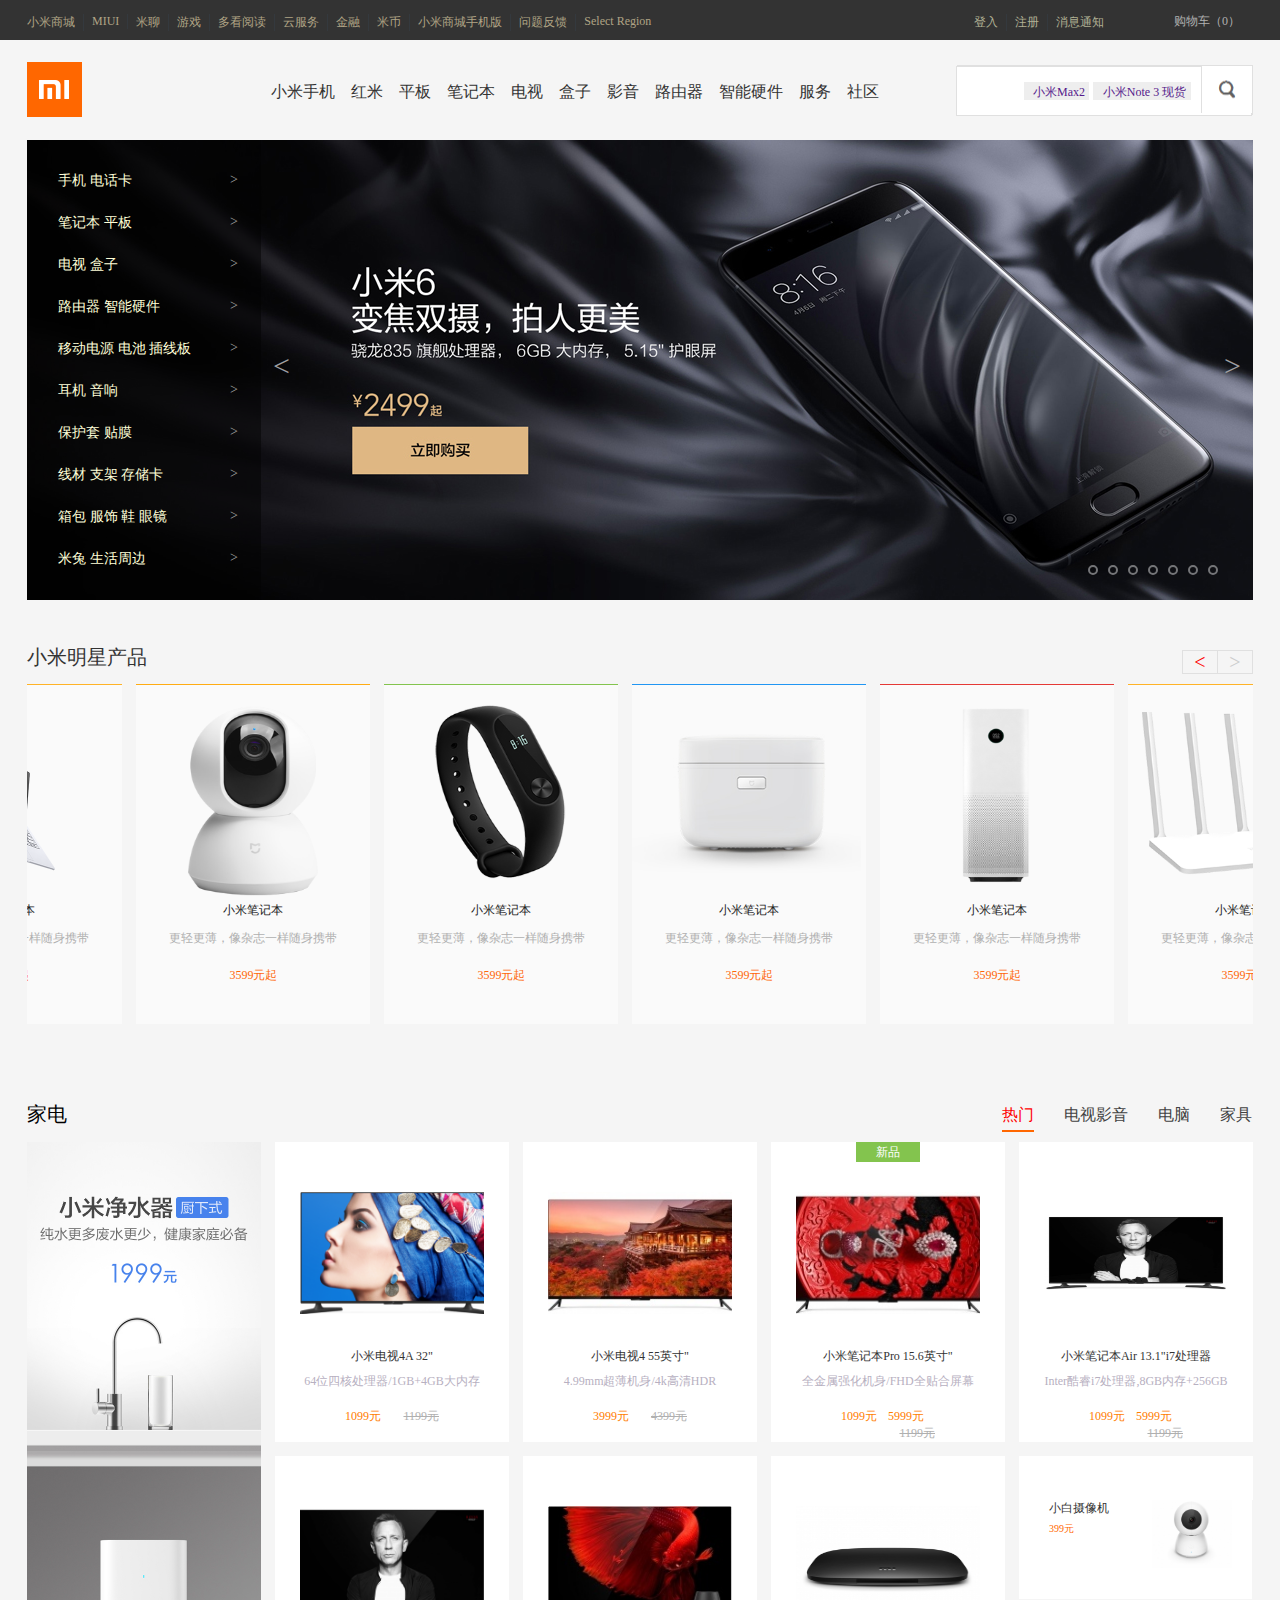
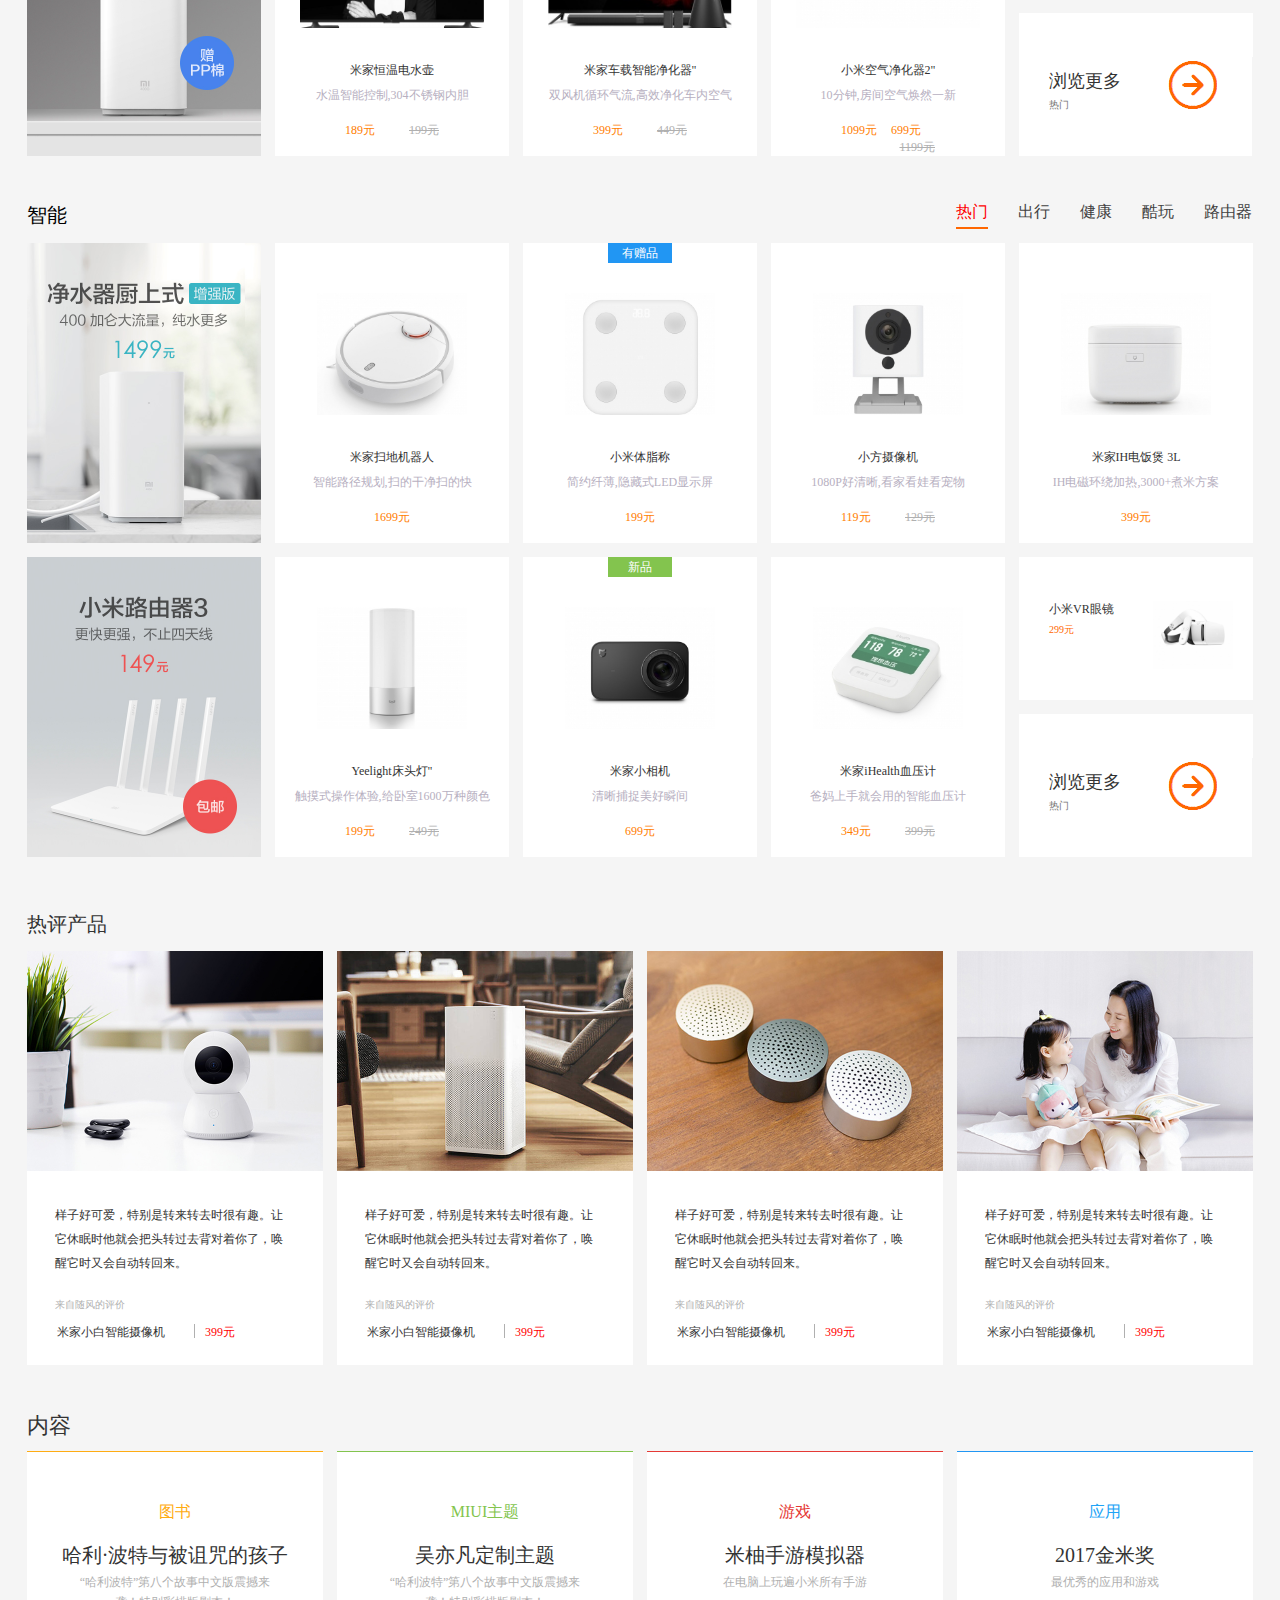
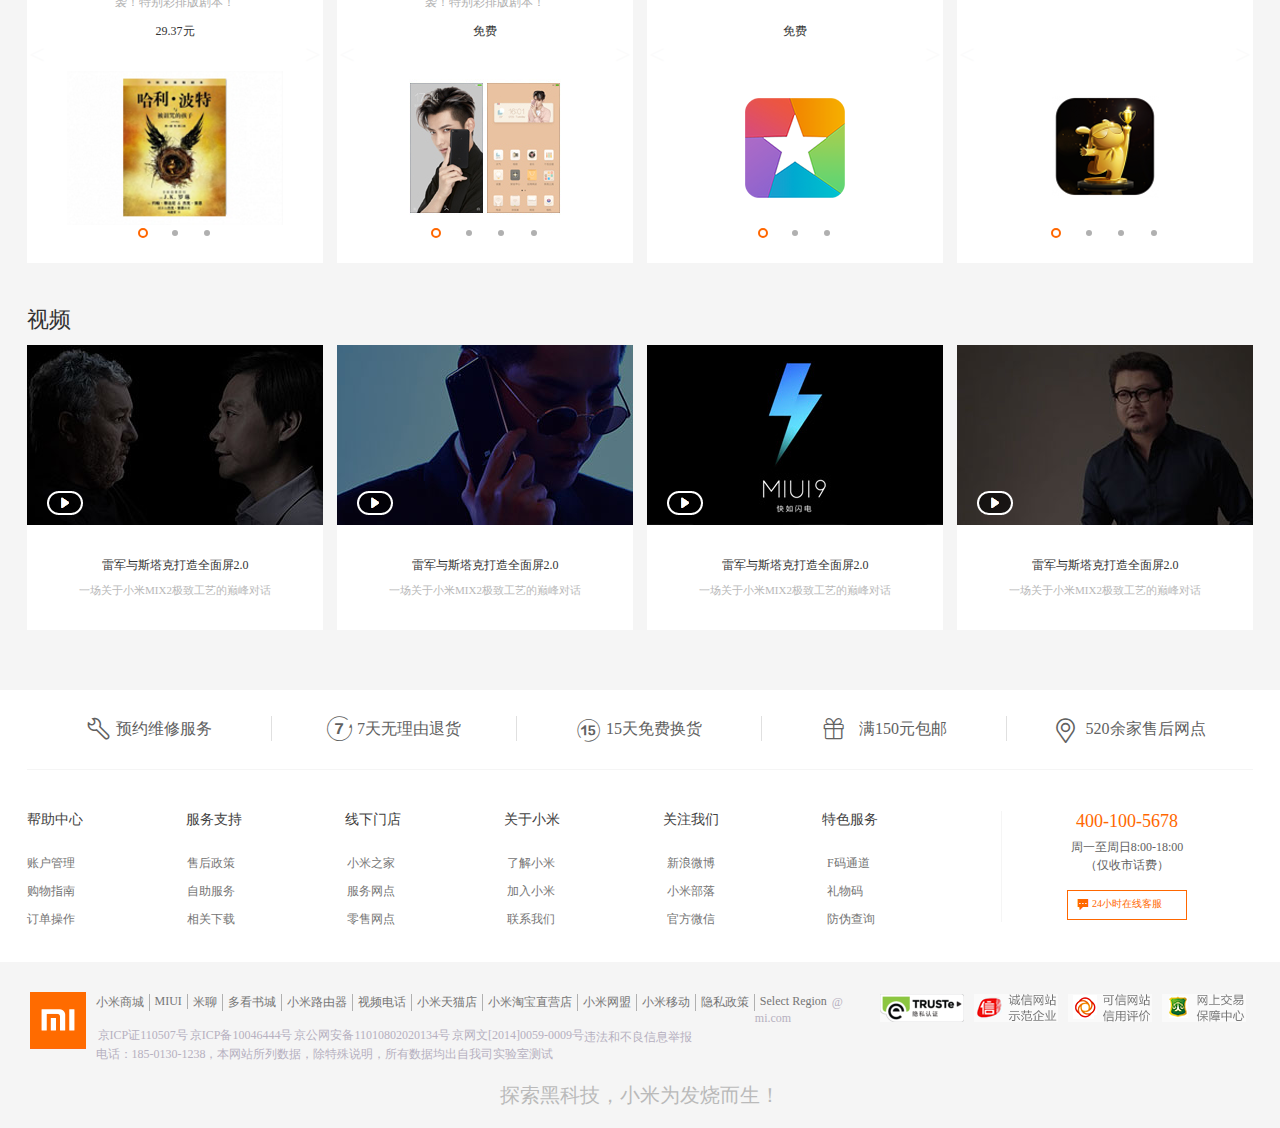
<file: index.html>
<!DOCTYPE html>
<html lang="en">
<head>
	<meta charset="UTF-8">
	<title>小米官网</title>
	<link rel="stylesheet" href="css/index.css">
	<link rel="stylesheet" href="iconfont/iconfont.css">
	<link rel="shortcut icon" href="img/mi.png">
	<!--<script src="js/demo.js"></script>-->
	<script src="js/animate.js"></script>
	<script src="js/jquery.js"></script>
	<script src="js/jQ.js"></script>
</head>
<body>
<!-- 头部开始 -->
<div class="head1">
<div class="header-center">
	<ul class="header-left">
		<li><a href="">小米商城</a></li>
		<li><a href="">MIUI</a></li>
		<li><a href="">米聊</a></li>
		<li><a href="">游戏</a></li>
		<li><a href="">多看阅读</a></li>
		<li><a href="">云服务</a></li>
		<li><a href="">金融</a></li>
		<li><a href="">米币</a></li>
		<li><a href="">小米商城手机版</a></li>
		<li><a href="">问题反馈</a></li>
		<li><a href="">Select Region</a></li>
	</ul>
		<div class="header-right">
			<ul class="header-wenzi">
				<li><a href="">登入</a></li>
				<li><a href="">注册</a></li>
				<li><a href="">消息通知</a></li>
			</ul>
			
			<a href="" class="shopcar">
				<div class="shopwenzi">购物车（0）</div>
					<!-- <div class="shopche"></div> -->
				<div class="shopbox">购物车中还没有商品，赶紧选购吧</div>
			</a>	
				
		</div>
	</div>
</div>
</div>
<!-- 头部结束 -->
<!-- 导航开始 -->
<div class="nav-bottom">
	<div class="nav1">
		<div class="nav">
			<div class="nav-left">
				<a href=""><img src="img/mtubiao_03.png" alt=""></a>
			</div>
			<div class="nav-center">
				<ul class="nav-wenzi">
					<li class="nav-wezi1">
						<a href="">小米手机</a>
						<div class="nav-container">
							<div class="nav-item">
								<ul class="nav-list">
									<li class="nav-first">
										<div class="nav-first-box">新品</div>
										<a href="" class="nav-first-box1">
											<img src="img/10-1.png" alt="">
										</a>
										<a href="" class="nav-first-box2">小米MIX2</a>
										<div class="nav-first-box3">3299起</div>
									</li>
									<li class="nav-first">
										<div class="nav-first-box">新品</div>
										<a href="" class="nav-first-box1">
											<img src="img/10-12_03.png" alt="">
										</a>
										<a href="" class="nav-first-box2">小米note3</a>
										<div class="nav-first-box3">2199起</div>
									</li>
									<li class="nav-first">
										<div class="nav-first-box">新品</div>
										<a href="" class="nav-first-box1">
											<img src="img/10-13_03.png" alt="">
										</a>
										<a href="" class="nav-first-box2">小米6</a>
										<div class="nav-first-box3">2299起</div>
									</li>
									<li class="nav-first">
										<div class="nav-first-box" style="opacity: 0">新品</div>
										<a href="" class="nav-first-box1">
											<img src="img/10-14_03.png" alt="">
										</a>
										<a href="" class="nav-first-box2">小米5X</a>
										<div class="nav-first-box3">1199起</div>
									</li>
									<li class="nav-first">
										<div class="nav-first-box" style="opacity: 0">新品</div>
										<a href="" class="nav-first-box1">
											<img src="img/10-15_03.png" alt="">
										</a>
										<a href="" class="nav-first-box2">小米MIX2</a>
										<div class="nav-first-box3">2299起</div>
									</li>
								</ul>
							</div>
						</div>
					</li>
					<li class="nav-wezi1">
						<a href="">红米</a>
						<div class="nav-container">
							<div class="nav-item">
								<ul class="nav-list">
									<li class="nav-first">
										<div class="nav-first-box">新品</div>
										<a href="" class="nav-first-box1">
											<img src="img/10-17_03.png" alt="">
										</a>
										<a href="" class="nav-first-box2">小米MIX2</a>
										<div class="nav-first-box3">3299起</div>
									</li>
									<li class="nav-first">
										<div class="nav-first-box">新品</div>
										<a href="" class="nav-first-box1">
											<img src="img/10-19_03.png" alt="">
										</a>
										<a href="" class="nav-first-box2">小米MIX2</a>
										<div class="nav-first-box3">3299起</div>
									</li>
									<li class="nav-first">
										<div class="nav-first-box">新品</div>
										<a href="" class="nav-first-box1">
											<img src="img/10-19_05.png" alt="">
										</a>
										<a href="" class="nav-first-box2">小米MIX2</a>
										<div class="nav-first-box3">3299起</div>
									</li>
									<li class="nav-first">
										<div class="nav-first-box" style="opacity: 0">新品</div>
										<a href="" class="nav-first-box1">
											<img src="img/10-20_03.png" alt="">
										</a>
										<a href="" class="nav-first-box2">小米MIX2</a>
										<div class="nav-first-box3">3299起</div>
									</li>
									<li class="nav-first">
										<div class="nav-first-box" style="opacity: 0">新品</div>
										<a href="" class="nav-first-box1">
											<img src="img/10-21_03.png" alt="">
										</a>
										<a href="" class="nav-first-box2">小米MIX2</a>
										<div class="nav-first-box3">3299起</div>
									</li>
								</ul>
							</div>
						</div>
					</li>
					<li class="nav-wezi1">
						<a href="">平板</a>
						<div class="nav-container">
							<div class="nav-item">
								<ul class="nav-list">
									<li class="nav-first">
										<div class="nav-first-box" style="opacity: 0">新品</div>
										<a href="" class="nav-first-box1">
											<img src="img/10-22_03.png" alt="">
										</a>
										<a href="" class="nav-first-box2">小米MIX2</a>
										<div class="nav-first-box3">3299起</div>
									</li>
									<li class="nav-first">
										<div class="nav-first-box" style="opacity: 0">新品</div>
										<a href="" class="nav-first-box1">
											<img src="img/10-24_03.png" alt="">
										</a>
										<a href="" class="nav-first-box2">小米MIX2</a>
										<div class="nav-first-box3">3299起</div>
									</li>
									<li class="nav-first">
										<div class="nav-first-box" style="opacity: 0">新品</div>
										<a href="" class="nav-first-box1">
											<img src="img/10-25_03.png" alt="">
										</a>
										<a href="" class="nav-first-box2">小米MIX2</a>
										<div class="nav-first-box3">3299起</div>
									</li>
									<li class="nav-first">
										<div class="nav-first-box">新品</div>
										<a href="" class="nav-first-box1">
											<img src="img/10-26_03.png" alt="">
										</a>
										<a href="" class="nav-first-box2">小米MIX2</a>
										<div class="nav-first-box3">3299起</div>
									</li>

								</ul>
							</div>
						</div>
					</li>
					<li class="nav-wezi1">
						<a href="">笔记本</a>
						<div class="nav-container">
							<div class="nav-item">
								<ul class="nav-list">
									<li class="nav-first">
										<div class="nav-first-box">新品</div>
										<a href="" class="nav-first-box1">
											<img src="img/10-1.png" alt="">
										</a>
										<a href="" class="nav-first-box2">小米MIX2</a>
										<div class="nav-first-box3">3299起</div>
									</li>
									<li class="nav-first">
										<div class="nav-first-box">新品</div>
										<a href="" class="nav-first-box1">
											<img src="img/10-12_03.png" alt="">
										</a>
										<a href="" class="nav-first-box2">小米note3</a>
										<div class="nav-first-box3">2199起</div>
									</li>
									<li class="nav-first">
										<div class="nav-first-box">新品</div>
										<a href="" class="nav-first-box1">
											<img src="img/10-13_03.png" alt="">
										</a>
										<a href="" class="nav-first-box2">小米6</a>
										<div class="nav-first-box3">2299起</div>
									</li>
									<li class="nav-first">
										<div class="nav-first-box" style="opacity: 0">新品</div>
										<a href="" class="nav-first-box1">
											<img src="img/10-14_03.png" alt="">
										</a>
										<a href="" class="nav-first-box2">小米5X</a>
										<div class="nav-first-box3">1199起</div>
									</li>
									<li class="nav-first">
										<div class="nav-first-box" style="opacity: 0">新品</div>
										<a href="" class="nav-first-box1">
											<img src="img/10-15_03.png" alt="">
										</a>
										<a href="" class="nav-first-box2">小米MIX2</a>
										<div class="nav-first-box3">2299起</div>
									</li>
								</ul>
							</div>
						</div>
					</li>
					<li class="nav-wezi1">
						<a href="">电视</a>
						<div class="nav-container">
							<div class="nav-item">
								<ul class="nav-list">
									<li class="nav-first">
										<div class="nav-first-box">新品</div>
										<a href="" class="nav-first-box1">
											<img src="img/10-17_03.png" alt="">
										</a>
										<a href="" class="nav-first-box2">小米MIX2</a>
										<div class="nav-first-box3">3299起</div>
									</li>
									<li class="nav-first">
										<div class="nav-first-box">新品</div>
										<a href="" class="nav-first-box1">
											<img src="img/10-19_03.png" alt="">
										</a>
										<a href="" class="nav-first-box2">小米MIX2</a>
										<div class="nav-first-box3">3299起</div>
									</li>
									<li class="nav-first">
										<div class="nav-first-box">新品</div>
										<a href="" class="nav-first-box1">
											<img src="img/10-19_05.png" alt="">
										</a>
										<a href="" class="nav-first-box2">小米MIX2</a>
										<div class="nav-first-box3">3299起</div>
									</li>
									<li class="nav-first">
										<div class="nav-first-box" style="opacity: 0">新品</div>
										<a href="" class="nav-first-box1">
											<img src="img/10-20_03.png" alt="">
										</a>
										<a href="" class="nav-first-box2">小米MIX2</a>
										<div class="nav-first-box3">3299起</div>
									</li>
									<li class="nav-first">
										<div class="nav-first-box" style="opacity: 0">新品</div>
										<a href="" class="nav-first-box1">
											<img src="img/10-21_03.png" alt="">
										</a>
										<a href="" class="nav-first-box2">小米MIX2</a>
										<div class="nav-first-box3">3299起</div>
									</li>
								</ul>
							</div>
						</div>
					</li>
					<li class="nav-wezi1">
						<a href="">盒子</a>
						<div class="nav-container">
							<div class="nav-item">
								<ul class="nav-list">
									<li class="nav-first">
										<div class="nav-first-box">新品</div>
										<a href="" class="nav-first-box1">
											<img src="img/10-1.png" alt="">
										</a>
										<a href="" class="nav-first-box2">小米MIX2</a>
										<div class="nav-first-box3">3299起</div>
									</li>
									<li class="nav-first">
										<div class="nav-first-box">新品</div>
										<a href="" class="nav-first-box1">
											<img src="img/10-1.png" alt="">
										</a>
										<a href="" class="nav-first-box2">小米MIX2</a>
										<div class="nav-first-box3">3299起</div>
									</li>
									<li class="nav-first">
										<div class="nav-first-box">新品</div>
										<a href="" class="nav-first-box1">
											<img src="img/10-1.png" alt="">
										</a>
										<a href="" class="nav-first-box2">小米MIX2</a>
										<div class="nav-first-box3">3299起</div>
									</li>
									<li class="nav-first">
										<div class="nav-first-box">新品</div>
										<a href="" class="nav-first-box1">
											<img src="img/10-1.png" alt="">
										</a>
										<a href="" class="nav-first-box2">小米MIX2</a>
										<div class="nav-first-box3">3299起</div>
									</li>
									<li class="nav-first">
										<div class="nav-first-box">新品</div>
										<a href="" class="nav-first-box1">
											<img src="img/10-1.png" alt="">
										</a>
										<a href="" class="nav-first-box2">小米MIX2</a>
										<div class="nav-first-box3">3299起</div>
									</li>
								</ul>
							</div>
						</div>
					</li>
					<li class="nav-wezi1">
						<a href="">影音</a>
						<div class="nav-container">
							<div class="nav-item">
								<ul class="nav-list">
									<li class="nav-first">
										<div class="nav-first-box" style="opacity: 0">新品</div>
										<a href="" class="nav-first-box1">
											<img src="img/10-22_03.png" alt="">
										</a>
										<a href="" class="nav-first-box2">小米MIX2</a>
										<div class="nav-first-box3">3299起</div>
									</li>
									<li class="nav-first">
										<div class="nav-first-box" style="opacity: 0">新品</div>
										<a href="" class="nav-first-box1">
											<img src="img/10-24_03.png" alt="">
										</a>
										<a href="" class="nav-first-box2">小米MIX2</a>
										<div class="nav-first-box3">3299起</div>
									</li>
									<li class="nav-first">
										<div class="nav-first-box" style="opacity: 0">新品</div>
										<a href="" class="nav-first-box1">
											<img src="img/10-25_03.png" alt="">
										</a>
										<a href="" class="nav-first-box2">小米MIX2</a>
										<div class="nav-first-box3">3299起</div>
									</li>
									<li class="nav-first">
										<div class="nav-first-box">新品</div>
										<a href="" class="nav-first-box1">
											<img src="img/10-26_03.png" alt="">
										</a>
										<a href="" class="nav-first-box2">小米MIX2</a>
										<div class="nav-first-box3">3299起</div>
									</li>

								</ul>
							</div>
						</div>
					</li>
					<li class="nav-wezi1">
						<a href="">路由器</a>
						<div class="nav-container">
							<div class="nav-item">
								<ul class="nav-list">
									<li class="nav-first">
										<div class="nav-first-box" style="opacity: 0">新品</div>
										<a href="" class="nav-first-box1">
											<img src="img/10-22_03.png" alt="">
										</a>
										<a href="" class="nav-first-box2">小米MIX2</a>
										<div class="nav-first-box3">3299起</div>
									</li>
									<li class="nav-first">
										<div class="nav-first-box" style="opacity: 0">新品</div>
										<a href="" class="nav-first-box1">
											<img src="img/10-24_03.png" alt="">
										</a>
										<a href="" class="nav-first-box2">小米MIX2</a>
										<div class="nav-first-box3">3299起</div>
									</li>
									<li class="nav-first">
										<div class="nav-first-box" style="opacity: 0">新品</div>
										<a href="" class="nav-first-box1">
											<img src="img/10-25_03.png" alt="">
										</a>
										<a href="" class="nav-first-box2">小米MIX2</a>
										<div class="nav-first-box3">3299起</div>
									</li>
									<li class="nav-first">
										<div class="nav-first-box">新品</div>
										<a href="" class="nav-first-box1">
											<img src="img/10-26_03.png" alt="">
										</a>
										<a href="" class="nav-first-box2">小米MIX2</a>
										<div class="nav-first-box3">3299起</div>
									</li>

								</ul>
							</div>
						</div>
					</li>
					<li class="nav-wezi1">
						<a href="">智能硬件</a>
						<div class="nav-container">
							<div class="nav-item">
								<ul class="nav-list">
									<li class="nav-first">
										<div class="nav-first-box">新品</div>
										<a href="" class="nav-first-box1">
											<img src="img/10-1.png" alt="">
										</a>
										<a href="" class="nav-first-box2">小米MIX2</a>
										<div class="nav-first-box3">3299起</div>
									</li>
									<li class="nav-first">
										<div class="nav-first-box">新品</div>
										<a href="" class="nav-first-box1">
											<img src="img/10-12_03.png" alt="">
										</a>
										<a href="" class="nav-first-box2">小米note3</a>
										<div class="nav-first-box3">2199起</div>
									</li>
									<li class="nav-first">
										<div class="nav-first-box">新品</div>
										<a href="" class="nav-first-box1">
											<img src="img/10-13_03.png" alt="">
										</a>
										<a href="" class="nav-first-box2">小米6</a>
										<div class="nav-first-box3">2299起</div>
									</li>
									<li class="nav-first">
										<div class="nav-first-box" style="opacity: 0">新品</div>
										<a href="" class="nav-first-box1">
											<img src="img/10-14_03.png" alt="">
										</a>
										<a href="" class="nav-first-box2">小米5X</a>
										<div class="nav-first-box3">1199起</div>
									</li>
									<li class="nav-first">
										<div class="nav-first-box" style="opacity: 0">新品</div>
										<a href="" class="nav-first-box1">
											<img src="img/10-15_03.png" alt="">
										</a>
										<a href="" class="nav-first-box2">小米MIX2</a>
										<div class="nav-first-box3">2299起</div>
									</li>
								</ul>
							</div>
						</div>
					</li>
					<li class="nav-wezi1">
						<a href="">服务</a>
					</li>
					<li class="nav-wezi1">
						<a href="">社区</a>
					</li>
				</ul>
			</div>
			<div class="nav-right">
				<input type="text">
				<div class="nav-right-fk">
					<a href=""><div class="nav-right-wz">小米Max2</div></a>
				</div>
				<div class="nav-right-fk1">
					<a href=""><div class="nav-right-wz1">小米Note 3 现货</div></a>
				</div>

				<a href=""><div class="nav-fuhao">
					<!-- <img src="img/sousuo_03.png" alt=""> -->
					</div>
				</a>
			</div>
		</div>
	</div>
</div>
<!-- 导航结束 -->
<!-- banner开始 -->
<div class="banner">
    	<ul class="banner-pic">
    		<!--<li class="banner-dong">-->
    			<!--<a href="">-->
    				<!--<img src="img/5-1.jpg" alt="">-->
    			<!--</a>-->
    		<!--</li>-->
    		<!--<li class="">-->
    			<!--<a href="">-->
    				<!--<img src="img/5-2.jpg" alt="">-->
    			<!--</a>-->
    		<!--</li>-->
    		<!--<li>-->
    			<!--<a href="">-->
    				<!--<img src="img/5-3.jpg" alt="">-->
    			<!--</a>-->
    		<!--</li>-->
    		<!--<li>-->
    			<!--<a href="">-->
    				<!--<img src="img/5-4.jpg" alt="">-->
    			<!--</a>-->
    		<!--</li>-->
    		<!--<li>-->
    			<!--<a href="">-->
    				<!--<img src="img/5-5.jpg" alt="">-->
    			<!--</a>-->
    		<!--</li>-->
    		<!--<li>-->
    			<!--<a href="">-->
    				<!--<img src="img/5-6.jpg" alt="">-->
    			<!--</a>-->
    		<!--</li>-->
    		<!--<li>-->
    			<!--<a href="">-->
    				<!--<img src="img/5-7.jpg" alt="">-->
    			<!--</a>-->
    		<!--</li>-->
			<li class="banner-dong">
				<a href="">
					<img src="img/5-1.jpg" alt="">
				</a>
			</li>
			<li class="banner-dong">
				<a href="">
					<img src="img/5-2.jpg" alt="">
				</a>
			</li>
			<li class="banner-dong">
				<a href="">
					<img src="img/5-3.jpg" alt="">
				</a>
			</li>
			<li class="banner-dong">
				<a href="">
					<img src="img/5-4.jpg" alt="">
				</a>
			</li>
			<li class="banner-dong">
				<a href="">
					<img src="img/5-5.jpg" alt="">
				</a>
			</li>
			<li class="banner-dong">
				<a href="">
					<img src="img/5-6.jpg" alt="">
				</a>
			</li>
			<li class="banner-dong">
				<a href="">
					<img src="img/5-7.jpg" alt="">
				</a>
			</li>
    	</ul>
    	<div class="bannerleft">
        	<ul class="bannerleft-list">
        		<li class="bannerleft-box">
        			<div class="bannerleft-list1">手机 电话卡</div>
        			<div class="bannerleft-list2">&gt;</div>
        			 <div class="lunbo">
						 <div class="lunbo1">
                            <ul class="lunbo-list">
                            	<li>
                            		<a href="" class="lunbo-list-tu">
                            			<img src="img/mi10-1.png" alt="">
                            			<div class="lunbo-word">小米Note 3</div>
                            		</a>
									<a href="" class="lunbo-word1">选购</a>
                            	</li>
                            	<li>
                            		<a href="" class="lunbo-list-tu">
                            			<img src="img/popup10.png" alt="">
                            			<div class="lunbo-word">小米Note 3</div>
                            		</a>
									<a href="" class="lunbo-word1">选购</a>
                            	</li>
                            	<li>
                            		<a href="" class="lunbo-list-tu">
                            			<img src="img/popup11.png" alt="">
                            			<div class="lunbo-word">小米Note 3</div>
                            		</a>
									<a href="" class="lunbo-word1">选购</a>
                            	</li>
                            	<li>
                            		<a href="" class="lunbo-list-tu">
                            			<img src="img/popup12.png" alt="">
                            			<div class="lunbo-word">小米Note 3</div>
                            		</a>
									<a href="" class="lunbo-word1">选购</a>
                            	</li>
                            	<li>
                            		<a href="" class="lunbo-list-tu">
                            			<img src="img/popup13.png" alt="">
                            			<div class="lunbo-word">小米Note 3</div>
                            		</a>
									<a href="" class="lunbo-word1">选购</a>
                            	</li>
                            	<li>
                            		<a href="" class="lunbo-list-tu">
                            			<img src="img/popup14.png" alt="">
                            			<div class="lunbo-word">小米Note 3</div>
                            		</a>
									<a href="" class="lunbo-word1">选购</a>
                            	</li>
                            </ul>
                            
                             <ul class="lunbo-list">
                            	<li>
                            		<a href="" class="lunbo-list-tu">
                            			<img src="img/popup15.png" alt="">
                            			<div class="lunbo-word">小米Note 3</div>
                            		</a>
									<a href="" class="lunbo-word1">选购</a>
                            	</li>
                            	<li>
                            		<a href="" class="lunbo-list-tu">
                            			<img src="img/popup16.png" alt="">
                            			<div class="lunbo-word">小米Note 3</div>
                            		</a>
									<a href="" class="lunbo-word1">选购</a>
                            	</li>
                            	<li>
                            		<a href="" class="lunbo-list-tu">
                            			<img src="img/popup17.png" alt="">
                            			<div class="lunbo-word">小米Note 3</div>
                            		</a>
									<a href="" class="lunbo-word1">选购</a>
                            	</li>
                            	<li>
                            		<a href="" class="lunbo-list-tu">
                            			<img src="img/popup1.png" alt="">
                            			<div class="lunbo-word">小米Note 3</div>
                            		</a>
									<a href="" class="lunbo-word1">选购</a>
                            	</li>
                            	<li>
                            		<a href="" class="lunbo-list-tu">
                            			<img src="img/popup2.png" alt="">
                            			<div class="lunbo-word">小米Note 3</div>
                            		</a>
									<a href="" class="lunbo-word1">选购</a>
                            	</li>
                            	<li>
                            		<a href="" class="lunbo-list-tu">
                            			<img src="img/popup3.png" alt="">
                            			<div class="lunbo-word">小米Note 3</div>
                            		</a>
									<a href="" class="lunbo-word1">选购</a>
                            	</li>
                            </ul>

                             <ul class="lunbo-list">
                            	<li>
                            		<a href="" class="lunbo-list-tu">
                            			<img src="img/popup4.png" alt="">
                            			<div class="lunbo-word">小米Note 3</div>
                            		</a>
									<a href="" class="lunbo-word1">选购</a>
                            	</li>
                            	<li>
                            		<a href="" class="lunbo-list-tu">
                            			<img src="img/popup5.png" alt="">
                            			<div class="lunbo-word">小米Note 3</div>
                            		</a>
									<a href="" class="lunbo-word1">选购</a>
                            	</li>
                            	<li>
                            		<a href="" class="lunbo-list-tu">
                            			<img src="img/popup6.png" alt="">
                            			<div class="lunbo-word">小米Note 3</div>
                            		</a>
									<a href="" class="lunbo-word1">选购</a>
                            	</li>
                            	<li>
                            		<a href="" class="lunbo-list-tu">
                            			<img src="img/popup7.png" alt="">
                            			<div class="lunbo-word">小米Note 3</div>
                            		</a>
									<a href="" class="lunbo-word1">选购</a>
                            	</li>
                            	<li>
                            		<a href="" class="lunbo-list-tu">
                            			<img src="img/popup8.png" alt="">
                            			<div class="lunbo-word">小米Note 3</div>
                            		</a>
									<a href="" class="lunbo-word1">选购</a>
                            	</li>
                            	<li>
                            		<a href="" class="lunbo-list-tu">
                            			<img src="img/popup9.png" alt="">
                            			<div class="lunbo-word">小米Note 3</div>
                            		</a>
									<a href="" class="lunbo-word1">选购</a>
                            	</li>
                            </ul>
						 </div>
                     </div>
        		</li>
        		<li class="bannerleft-box">
        			<div class="bannerleft-list1">笔记本 平板</div>
        			<div class="bannerleft-list2">&gt;</div>
					<div class="lunbo">
						<div class="lunbo1">
							<ul class="lunbo-list">
								<li>
									<a href="" class="lunbo-list-tu">
										<img src="img/mi10-1.png" alt="">
										<div class="lunbo-word">小米Note 3</div>
									</a>
									<a href="" class="lunbo-word1">选购</a>
								</li>
								<li>
									<a href="" class="lunbo-list-tu">
										<img src="img/popup10.png" alt="">
										<div class="lunbo-word">小米Note 3</div>
									</a>
									<a href="" class="lunbo-word1">选购</a>
								</li>
								<li>
									<a href="" class="lunbo-list-tu">
										<img src="img/popup11.png" alt="">
										<div class="lunbo-word">小米Note 3</div>
									</a>
									<a href="" class="lunbo-word1">选购</a>
								</li>
								<li>
									<a href="" class="lunbo-list-tu">
										<img src="img/popup12.png" alt="">
										<div class="lunbo-word">小米Note 3</div>
									</a>
									<a href="" class="lunbo-word1">选购</a>
								</li>
								<li>
									<a href="" class="lunbo-list-tu">
										<img src="img/popup13.png" alt="">
										<div class="lunbo-word">小米Note 3</div>
									</a>
									<a href="" class="lunbo-word1">选购</a>
								</li>
								<li>
									<a href="" class="lunbo-list-tu">
										<img src="img/popup14.png" alt="">
										<div class="lunbo-word">小米Note 3</div>
									</a>
									<a href="" class="lunbo-word1">选购</a>
								</li>
							</ul>

							<ul class="lunbo-list">
								<li>
									<a href="" class="lunbo-list-tu">
										<img src="img/popup15.png" alt="">
										<div class="lunbo-word">小米Note 3</div>
									</a>
									<a href="" class="lunbo-word1">选购</a>
								</li>
								<li>
									<a href="" class="lunbo-list-tu">
										<img src="img/popup16.png" alt="">
										<div class="lunbo-word">小米Note 3</div>
									</a>
									<a href="" class="lunbo-word1">选购</a>
								</li>
								<li>
									<a href="" class="lunbo-list-tu">
										<img src="img/popup17.png" alt="">
										<div class="lunbo-word">小米Note 3</div>
									</a>
									<a href="" class="lunbo-word1">选购</a>
								</li>
								<li>
									<a href="" class="lunbo-list-tu">
										<img src="img/popup1.png" alt="">
										<div class="lunbo-word">小米Note 3</div>
									</a>
									<a href="" class="lunbo-word1">选购</a>
								</li>
								<li>
									<a href="" class="lunbo-list-tu">
										<img src="img/popup2.png" alt="">
										<div class="lunbo-word">小米Note 3</div>
									</a>
									<a href="" class="lunbo-word1">选购</a>
								</li>
								<li>
									<a href="" class="lunbo-list-tu">
										<img src="img/popup3.png" alt="">
										<div class="lunbo-word">小米Note 3</div>
									</a>
									<a href="" class="lunbo-word1">选购</a>
								</li>
							</ul>

							<ul class="lunbo-list">
								<li>
									<a href="" class="lunbo-list-tu">
										<img src="img/popup4.png" alt="">
										<div class="lunbo-word">小米Note 3</div>
									</a>
									<a href="" class="lunbo-word1">选购</a>
								</li>
							</ul>
						</div>
					</div>
        			 
        		</li>
        		<li class="bannerleft-box">
        			<div class="bannerleft-list1">电视 盒子</div>
        			<div class="bannerleft-list2">&gt;</div>
					<div class="lunbo">
						<div class="lunbo1">
							<ul class="lunbo-list">
								<li>
									<a href="" class="lunbo-list-tu">
										<img src="img/mi10-1.png" alt="">
										<div class="lunbo-word">小米Note 3</div>
									</a>
									<a href="" class="lunbo-word1">选购</a>
								</li>
								<li>
									<a href="" class="lunbo-list-tu">
										<img src="img/popup10.png" alt="">
										<div class="lunbo-word">小米Note 3</div>
									</a>
									<a href="" class="lunbo-word1">选购</a>
								</li>
								<li>
									<a href="" class="lunbo-list-tu">
										<img src="img/popup11.png" alt="">
										<div class="lunbo-word">小米Note 3</div>
									</a>
									<a href="" class="lunbo-word1">选购</a>
								</li>
								<li>
									<a href="" class="lunbo-list-tu">
										<img src="img/popup12.png" alt="">
										<div class="lunbo-word">小米Note 3</div>
									</a>
									<a href="" class="lunbo-word1">选购</a>
								</li>
								<li>
									<a href="" class="lunbo-list-tu">
										<img src="img/popup13.png" alt="">
										<div class="lunbo-word">小米Note 3</div>
									</a>
									<a href="" class="lunbo-word1">选购</a>
								</li>
								<li>
									<a href="" class="lunbo-list-tu">
										<img src="img/popup14.png" alt="">
										<div class="lunbo-word">小米Note 3</div>
									</a>
									<a href="" class="lunbo-word1">选购</a>
								</li>
							</ul>

							<ul class="lunbo-list">
								<li>
									<a href="" class="lunbo-list-tu">
										<img src="img/popup15.png" alt="">
										<div class="lunbo-word">小米Note 3</div>
									</a>
									<a href="" class="lunbo-word1">选购</a>
								</li>
								<li>
									<a href="" class="lunbo-list-tu">
										<img src="img/popup16.png" alt="">
										<div class="lunbo-word">小米Note 3</div>
									</a>
									<a href="" class="lunbo-word1">选购</a>
								</li>
								<li>
									<a href="" class="lunbo-list-tu">
										<img src="img/popup17.png" alt="">
										<div class="lunbo-word">小米Note 3</div>
									</a>
									<a href="" class="lunbo-word1">选购</a>
								</li>
								<li>
									<a href="" class="lunbo-list-tu">
										<img src="img/popup1.png" alt="">
										<div class="lunbo-word">小米Note 3</div>
									</a>
									<a href="" class="lunbo-word1">选购</a>
								</li>
								<li>
									<a href="" class="lunbo-list-tu">
										<img src="img/popup2.png" alt="">
										<div class="lunbo-word">小米Note 3</div>
									</a>
									<a href="" class="lunbo-word1">选购</a>
								</li>
								<li>
									<a href="" class="lunbo-list-tu">
										<img src="img/popup3.png" alt="">
										<div class="lunbo-word">小米Note 3</div>
									</a>
									<a href="" class="lunbo-word1">选购</a>
								</li>
							</ul>

							<ul class="lunbo-list">
								<li>
									<a href="" class="lunbo-list-tu">
										<img src="img/popup4.png" alt="">
										<div class="lunbo-word">小米Note 3</div>
									</a>
									<a href="" class="lunbo-word1">选购</a>
								</li>
								<li>
									<a href="" class="lunbo-list-tu">
										<img src="img/popup5.png" alt="">
										<div class="lunbo-word">小米Note 3</div>
									</a>
									<a href="" class="lunbo-word1">选购</a>
								</li>
								<li>
									<a href="" class="lunbo-list-tu">
										<img src="img/popup6.png" alt="">
										<div class="lunbo-word">小米Note 3</div>
									</a>
									<a href="" class="lunbo-word1">选购</a>
								</li>
								<li>
									<a href="" class="lunbo-list-tu">
										<img src="img/popup7.png" alt="">
										<div class="lunbo-word">小米Note 3</div>
									</a>
									<a href="" class="lunbo-word1">选购</a>
								</li>
								<li>
									<a href="" class="lunbo-list-tu">
										<img src="img/popup8.png" alt="">
										<div class="lunbo-word">小米Note 3</div>
									</a>
									<a href="" class="lunbo-word1">选购</a>
								</li>
								<li>
									<a href="" class="lunbo-list-tu">
										<img src="img/popup9.png" alt="">
										<div class="lunbo-word">小米Note 3</div>
									</a>
									<a href="" class="lunbo-word1">选购</a>
								</li>
							</ul>
							<ul class="lunbo-list">
								<li>
									<a href="" class="lunbo-list-tu">
										<img src="img/popup4.png" alt="">
										<div class="lunbo-word">小米Note 3</div>
									</a>
									<a href="" class="lunbo-word1" style="display:none">选购</a>
								</li>
							</ul>
						</div>
					</div>
        		</li>
        		<li class="bannerleft-box">
        			<div class="bannerleft-list1">路由器 智能硬件</div>
        			<div class="bannerleft-list2">&gt;</div>
					<div class="lunbo">
						<div class="lunbo1">
							<ul class="lunbo-list">
								<li>
									<a href="" class="lunbo-list-tu">
										<img src="img/mi10-1.png" alt="">
										<div class="lunbo-word">小米Note 3</div>
									</a>
									<a href="" class="lunbo-word1">选购</a>
								</li>
								<li>
									<a href="" class="lunbo-list-tu">
										<img src="img/popup10.png" alt="">
										<div class="lunbo-word">小米Note 3</div>
									</a>
									<a href="" class="lunbo-word1">选购</a>
								</li>
								<li>
									<a href="" class="lunbo-list-tu">
										<img src="img/popup11.png" alt="">
										<div class="lunbo-word">小米Note 3</div>
									</a>
									<a href="" class="lunbo-word1">选购</a>
								</li>
								<li>
									<a href="" class="lunbo-list-tu">
										<img src="img/popup12.png" alt="">
										<div class="lunbo-word">小米Note 3</div>
									</a>
									<a href="" class="lunbo-word1">选购</a>
								</li>
								<li>
									<a href="" class="lunbo-list-tu">
										<img src="img/popup13.png" alt="">
										<div class="lunbo-word">小米Note 3</div>
									</a>
									<a href="" class="lunbo-word1">选购</a>
								</li>
								<li>
									<a href="" class="lunbo-list-tu">
										<img src="img/popup14.png" alt="">
										<div class="lunbo-word">小米Note 3</div>
									</a>
									<a href="" class="lunbo-word1">选购</a>
								</li>
							</ul>

							<ul class="lunbo-list">
								<li>
									<a href="" class="lunbo-list-tu">
										<img src="img/popup15.png" alt="">
										<div class="lunbo-word">小米Note 3</div>
									</a>
									<a href="" class="lunbo-word1">选购</a>
								</li>
								<li>
									<a href="" class="lunbo-list-tu">
										<img src="img/popup16.png" alt="">
										<div class="lunbo-word">小米Note 3</div>
									</a>
									<a href="" class="lunbo-word1">选购</a>
								</li>
								<li>
									<a href="" class="lunbo-list-tu">
										<img src="img/popup17.png" alt="">
										<div class="lunbo-word">小米Note 3</div>
									</a>
									<a href="" class="lunbo-word1">选购</a>
								</li>
								<li>
									<a href="" class="lunbo-list-tu">
										<img src="img/popup1.png" alt="">
										<div class="lunbo-word">小米Note 3</div>
									</a>
									<a href="" class="lunbo-word1">选购</a>
								</li>
								<li>
									<a href="" class="lunbo-list-tu">
										<img src="img/popup2.png" alt="">
										<div class="lunbo-word">小米Note 3</div>
									</a>
									<a href="" class="lunbo-word1">选购</a>
								</li>
								<li>
									<a href="" class="lunbo-list-tu">
										<img src="img/popup3.png" alt="">
										<div class="lunbo-word">小米Note 3</div>
									</a>
									<a href="" class="lunbo-word1">选购</a>
								</li>
							</ul>

							<ul class="lunbo-list">
								<li>
									<a href="" class="lunbo-list-tu">
										<img src="img/popup4.png" alt="">
										<div class="lunbo-word">小米Note 3</div>
									</a>
									<a href="" class="lunbo-word1">选购</a>
								</li>
								<li>
									<a href="" class="lunbo-list-tu">
										<img src="img/popup5.png" alt="">
										<div class="lunbo-word">小米Note 3</div>
									</a>
									<a href="" class="lunbo-word1">选购</a>
								</li>
								<li>
									<a href="" class="lunbo-list-tu">
										<img src="img/popup6.png" alt="">
										<div class="lunbo-word">小米Note 3</div>
									</a>
									<a href="" class="lunbo-word1">选购</a>
								</li>
								<li>
									<a href="" class="lunbo-list-tu">
										<img src="img/popup7.png" alt="">
										<div class="lunbo-word">小米Note 3</div>
									</a>
									<a href="" class="lunbo-word1">选购</a>
								</li>
								<li>
									<a href="" class="lunbo-list-tu">
										<img src="img/popup8.png" alt="">
										<div class="lunbo-word">小米Note 3</div>
									</a>
									<a href="" class="lunbo-word1">选购</a>
								</li>
								<li>
									<a href="" class="lunbo-list-tu">
										<img src="img/popup9.png" alt="">
										<div class="lunbo-word">小米Note 3</div>
									</a>
									<a href="" class="lunbo-word1">选购</a>
								</li>
							</ul>
							<ul class="lunbo-list">
								<li>
									<a href="" class="lunbo-list-tu">
										<img src="img/popup4.png" alt="">
										<div class="lunbo-word">小米Note 3</div>
									</a>
									<a href="" class="lunbo-word1">选购</a>
								</li>
								<li>
									<a href="" class="lunbo-list-tu">
										<img src="img/popup5.png" alt="">
										<div class="lunbo-word">小米Note 3</div>
									</a>
									<a href="" class="lunbo-word1">选购</a>
								</li>
								<li>
									<a href="" class="lunbo-list-tu">
										<img src="img/popup6.png" alt="">
										<div class="lunbo-word">小米Note 3</div>
									</a>
									<a href="" class="lunbo-word1">选购</a>
								</li>
								<li>
									<a href="" class="lunbo-list-tu">
										<img src="img/popup7.png" alt="">
										<div class="lunbo-word">小米Note 3</div>
									</a>
									<a href="" class="lunbo-word1">选购</a>
								</li>
								<li>
									<a href="" class="lunbo-list-tu">
										<img src="img/popup8.png" alt="">
										<div class="lunbo-word">小米Note 3</div>
									</a>
									<a href="" class="lunbo-word1">选购</a>
								</li>
								<li>
									<a href="" class="lunbo-list-tu">
										<img src="img/popup9.png" alt="">
										<div class="lunbo-word">小米Note 3</div>
									</a>
									<a href="" class="lunbo-word1">选购</a>
								</li>
							</ul>
						</div>
					</div>
        		</li>
        		<li class="bannerleft-box">
        			<div class="bannerleft-list1">移动电源 电池 插线板</div>
        			<div class="bannerleft-list2">&gt;</div>
					<div class="lunbo">
						<div class="lunbo1">
							<ul class="lunbo-list">
								<li>
									<a href="" class="lunbo-list-tu">
										<img src="img/mi10-1.png" alt="">
										<div class="lunbo-word">小米Note 3</div>
									</a>
									<a href="" class="lunbo-word1">选购</a>
								</li>
								<li>
									<a href="" class="lunbo-list-tu">
										<img src="img/popup10.png" alt="">
										<div class="lunbo-word">小米Note 3</div>
									</a>
									<a href="" class="lunbo-word1">选购</a>
								</li>
								<li>
									<a href="" class="lunbo-list-tu">
										<img src="img/popup11.png" alt="">
										<div class="lunbo-word">小米Note 3</div>
									</a>
									<a href="" class="lunbo-word1">选购</a>
								</li>
								<li>
									<a href="" class="lunbo-list-tu">
										<img src="img/popup12.png" alt="">
										<div class="lunbo-word">小米Note 3</div>
									</a>
									<a href="" class="lunbo-word1">选购</a>
								</li>
								<li>
									<a href="" class="lunbo-list-tu">
										<img src="img/popup13.png" alt="">
										<div class="lunbo-word">小米Note 3</div>
									</a>
									<a href="" class="lunbo-word1">选购</a>
								</li>
								<li>
									<a href="" class="lunbo-list-tu">
										<img src="img/popup14.png" alt="">
										<div class="lunbo-word">小米Note 3</div>
									</a>
									<a href="" class="lunbo-word1">选购</a>
								</li>
							</ul>

							<ul class="lunbo-list">
								<li>
									<a href="" class="lunbo-list-tu">
										<img src="img/popup4.png" alt="">
										<div class="lunbo-word">小米Note 3</div>
									</a>
									<a href="" class="lunbo-word1">选购</a>
								</li>

							</ul>
						</div>
					</div>

        		</li>
        		<li class="bannerleft-box">
        			<div class="bannerleft-list1">耳机 音响</div>
        			<div class="bannerleft-list2">&gt;</div>
					<div class="lunbo">
						<div class="lunbo1">
							<ul class="lunbo-list">
								<li>
									<a href="" class="lunbo-list-tu">
										<img src="img/mi10-1.png" alt="">
										<div class="lunbo-word">小米Note 3</div>
									</a>
									<a href="" class="lunbo-word1">选购</a>
								</li>
								<li>
									<a href="" class="lunbo-list-tu">
										<img src="img/popup10.png" alt="">
										<div class="lunbo-word">小米Note 3</div>
									</a>
									<a href="" class="lunbo-word1">选购</a>
								</li>
								<li>
									<a href="" class="lunbo-list-tu">
										<img src="img/popup11.png" alt="">
										<div class="lunbo-word">小米Note 3</div>
									</a>
									<a href="" class="lunbo-word1">选购</a>
								</li>
								<li>
									<a href="" class="lunbo-list-tu">
										<img src="img/popup12.png" alt="">
										<div class="lunbo-word">小米Note 3</div>
									</a>
									<a href="" class="lunbo-word1">选购</a>
								</li>
								<li>
									<a href="" class="lunbo-list-tu">
										<img src="img/popup13.png" alt="">
										<div class="lunbo-word">小米Note 3</div>
									</a>
									<a href="" class="lunbo-word1">选购</a>
								</li>
								<li>
									<a href="" class="lunbo-list-tu">
										<img src="img/popup14.png" alt="">
										<div class="lunbo-word">小米Note 3</div>
									</a>
									<a href="" class="lunbo-word1">选购</a>
								</li>
							</ul>

							<ul class="lunbo-list">
								<li>
									<a href="" class="lunbo-list-tu">
										<img src="img/popup15.png" alt="">
										<div class="lunbo-word">小米Note 3</div>
									</a>
									<a href="" class="lunbo-word1">选购</a>
								</li>
								<li>
									<a href="" class="lunbo-list-tu">
										<img src="img/popup16.png" alt="">
										<div class="lunbo-word">小米Note 3</div>
									</a>
									<a href="" class="lunbo-word1">选购</a>
								</li>
								<li>
									<a href="" class="lunbo-list-tu">
										<img src="img/popup17.png" alt="">
										<div class="lunbo-word">小米Note 3</div>
									</a>
									<a href="" class="lunbo-word1">选购</a>
								</li>
								<li>
									<a href="" class="lunbo-list-tu">
										<img src="img/popup1.png" alt="">
										<div class="lunbo-word">小米Note 3</div>
									</a>
									<a href="" class="lunbo-word1">选购</a>
								</li>
								<li>
									<a href="" class="lunbo-list-tu">
										<img src="img/popup2.png" alt="">
										<div class="lunbo-word">小米Note 3</div>
									</a>
									<a href="" class="lunbo-word1">选购</a>
								</li>
								<li>
									<a href="" class="lunbo-list-tu">
										<img src="img/popup3.png" alt="">
										<div class="lunbo-word">小米Note 3</div>
									</a>
									<a href="" class="lunbo-word1">选购</a>
								</li>
							</ul>

							<ul class="lunbo-list">
								<li>
									<a href="" class="lunbo-list-tu">
										<img src="img/popup4.png" alt="">
										<div class="lunbo-word">小米Note 3</div>
									</a>
									<a href="" class="lunbo-word1">选购</a>
								</li>
								<li>
									<a href="" class="lunbo-list-tu">
										<img src="img/popup5.png" alt="">
										<div class="lunbo-word">小米Note 3</div>
									</a>
									<a href="" class="lunbo-word1">选购</a>
								</li>
								<li>
									<a href="" class="lunbo-list-tu">
										<img src="img/popup6.png" alt="">
										<div class="lunbo-word">小米Note 3</div>
									</a>
									<a href="" class="lunbo-word1">选购</a>
								</li>

							</ul>
						</div>
					</div>
        		</li>
        		<li class="bannerleft-box">
        			<div class="bannerleft-list1">保护套 贴膜</div>
        			<div class="bannerleft-list2">&gt;</div>
					<div class="lunbo">
						<div class="lunbo1">
							<ul class="lunbo-list">
								<li>
									<a href="" class="lunbo-list-tu">
										<img src="img/mi10-1.png" alt="">
										<div class="lunbo-word">小米Note 3</div>
									</a>
									<a href="" class="lunbo-word1">选购</a>
								</li>
								<li>
									<a href="" class="lunbo-list-tu">
										<img src="img/popup10.png" alt="">
										<div class="lunbo-word">小米Note 3</div>
									</a>
									<a href="" class="lunbo-word1">选购</a>
								</li>

							</ul>
						</div>
					</div>
        		</li>
        		<li class="bannerleft-box">
        			<div class="bannerleft-list1">线材 支架 存储卡</div>
        			<div class="bannerleft-list2">&gt;</div>
					<div class="lunbo">
						<div class="lunbo1">
							<ul class="lunbo-list">
								<li>
									<a href="" class="lunbo-list-tu">
										<img src="img/mi10-1.png" alt="">
										<div class="lunbo-word">小米Note 3</div>
									</a>
									<a href="" class="lunbo-word1">选购</a>
								</li>
								<li>
									<a href="" class="lunbo-list-tu">
										<img src="img/popup10.png" alt="">
										<div class="lunbo-word">小米Note 3</div>
									</a>
									<a href="" class="lunbo-word1">选购</a>
								</li>
								<li>
									<a href="" class="lunbo-list-tu">
										<img src="img/popup11.png" alt="">
										<div class="lunbo-word">小米Note 3</div>
									</a>
									<a href="" class="lunbo-word1">选购</a>
								</li>
								<li>
									<a href="" class="lunbo-list-tu">
										<img src="img/popup12.png" alt="">
										<div class="lunbo-word">小米Note 3</div>
									</a>
									<a href="" class="lunbo-word1">选购</a>
								</li>

							</ul>
						</div>
					</div>
        		</li>
        		<li class="bannerleft-box">
        			<div class="bannerleft-list1">箱包 服饰 鞋 眼镜</div>
        			<div class="bannerleft-list2">&gt;</div>
					<div class="lunbo">
						<div class="lunbo1">
							<ul class="lunbo-list">
								<li>
									<a href="" class="lunbo-list-tu">
										<img src="img/mi10-1.png" alt="">
										<div class="lunbo-word">小米Note 3</div>
									</a>
									<a href="" class="lunbo-word1">选购</a>
								</li>
								<li>
									<a href="" class="lunbo-list-tu">
										<img src="img/popup10.png" alt="">
										<div class="lunbo-word">小米Note 3</div>
									</a>
									<a href="" class="lunbo-word1">选购</a>
								</li>
								<li>
									<a href="" class="lunbo-list-tu">
										<img src="img/popup11.png" alt="">
										<div class="lunbo-word">小米Note 3</div>
									</a>
									<a href="" class="lunbo-word1">选购</a>
								</li>
								<li>
									<a href="" class="lunbo-list-tu">
										<img src="img/popup12.png" alt="">
										<div class="lunbo-word">小米Note 3</div>
									</a>
									<a href="" class="lunbo-word1">选购</a>
								</li>
								<li>
									<a href="" class="lunbo-list-tu">
										<img src="img/popup13.png" alt="">
										<div class="lunbo-word">小米Note 3</div>
									</a>
									<a href="" class="lunbo-word1">选购</a>
								</li>

							</ul>
						</div>
					</div>
        		</li>
        		<li class="bannerleft-box">
        			<div class="bannerleft-list1">米兔 生活周边</div>
        			<div class="bannerleft-list2">&gt;</div>
					<div class="lunbo">
						<div class="lunbo1">
							<ul class="lunbo-list">
								<li>
									<a href="" class="lunbo-list-tu">
										<img src="img/mi10-1.png" alt="">
										<div class="lunbo-word">小米Note 3</div>
									</a>
									<a href="" class="lunbo-word1">选购</a>
								</li>
								<li>
									<a href="" class="lunbo-list-tu">
										<img src="img/popup10.png" alt="">
										<div class="lunbo-word">小米Note 3</div>
									</a>
									<a href="" class="lunbo-word1">选购</a>
								</li>
								<li>
									<a href="" class="lunbo-list-tu">
										<img src="img/popup11.png" alt="">
										<div class="lunbo-word">小米Note 3</div>
									</a>
									<a href="" class="lunbo-word1">选购</a>
								</li>
								<li>
									<a href="" class="lunbo-list-tu">
										<img src="img/popup12.png" alt="">
										<div class="lunbo-word">小米Note 3</div>
									</a>
									<a href="" class="lunbo-word1">选购</a>
								</li>
								<li>
									<a href="" class="lunbo-list-tu">
										<img src="img/popup13.png" alt="">
										<div class="lunbo-word">小米Note 3</div>
									</a>
									<a href="" class="lunbo-word1">选购</a>
								</li>

							</ul>
						</div>
					</div>
        		</li>
        	</ul>
        </div>
    	<div class="bannerhand-left">&lt;</div>
    	<div class="bannerhand-right">&gt;</div>
    	<ul class="circle">
    		<li class="yuan"></li>
    		<li class="yuan"></li>
    		<li class="yuan"></li>
    		<li class="yuan"></li>
    		<li class="yuan"></li>
    		<li class="yuan"></li>
    		<li class="yuan"></li>
    	</ul>
    </div>
<!-- banner结束 -->
<!-- 导航开始 -->
<div class="dahang">
	<div class="zuo">
		<div class="wz">小米明星产品</div>
	</div>
	<div class="fuhao">
		<a href="javascript:;" class="fuyi">&gt;</a>
		<a href="javascript:;" class="fuer">&lt;</a>
	</div>
</div>
<!-- 开始列表 -->
<div class="shangpin-box">
	<div class="shangpinbox1">
		<div class="shangpin-list">
	    	<a href="" class="img-box">
		    	<img src="img/mi1_03.png" alt="">
		 	</a>
			<div class="word">
				<a href="" class="word1">小米Note2</a>
				<div class="word2">最高减700元</div>
				<div class="word3">2099元起</div>
			</div>
		</div>
		<div class="shangpin-list">
			<a href="" class="img-box">
			    <img src="img/mi2_03.png" alt="">
			 </a>
				<div class="word">
				    <a href="" class="word1">红米Note 4x</a>
					<div class="word2">4100mAh超长续航，多彩金属</div>
					<div class="word3">999元起</div>
				</div>
		</div>	
		<div class="shangpin-list">
			<a href="" class="img-box">
			    <img src="img/mi3_03.png" alt="">
			</a>
				<div class="word">
					<a href="" class="word1">红米4X</a>
					<div class="word2">4100mAh超长续航，8核处理器</div>
					<div class="word3">699元起</div>
				</div>
		</div>	
		<div class="shangpin-list">
			<a href="" class="img-box">
			    <img src="img/mi4_03.png" alt="">
			</a>
				<div class="word">
				    <a href="" class="word1">小米电视4A43英寸</a>
					<div class="word2">全高清HDR，智能语音</div>
					<div class="word3">1999元起</div>
				</div>
		</div>		
		<div class="shangpin-list">
			<a href="" class="img-box">
			    <img src="img/mi5_03.png" alt="">
			</a>
				<div class="word">
				    <a href="" class="word1">小米笔记本</a>
					<div class="word2">更轻更薄，像杂志一样随身携带</div>
					<div class="word3">3599元起</div>
				</div>
		</div>
		<div class="shangpin-list">
			<a href="" class="img-box">
			    <img src="img/13-1.png" alt="">
			</a>
				<div class="word">
				    <a href="" class="word1">小米笔记本</a>
					<div class="word2">更轻更薄，像杂志一样随身携带</div>
					<div class="word3">3599元起</div>
				</div>
		</div>	
		<div class="shangpin-list">
			<a href="" class="img-box">
			    <img src="img/13-2.png" alt="">
			</a>
				<div class="word">
				    <a href="" class="word1">小米笔记本</a>
					<div class="word2">更轻更薄，像杂志一样随身携带</div>
					<div class="word3">3599元起</div>
				</div>
		</div>	
		<div class="shangpin-list">
			<a href="" class="img-box">
			    <img src="img/13-3.jpg" alt="">
			</a>
				<div class="word">
				    <a href="" class="word1">小米笔记本</a>
					<div class="word2">更轻更薄，像杂志一样随身携带</div>
					<div class="word3">3599元起</div>
				</div>
		</div>	
		<div class="shangpin-list">
			<a href="" class="img-box">
			    <img src="img/13-4.png" alt="">
			</a>
				<div class="word">
				    <a href="" class="word1">小米笔记本</a>
					<div class="word2">更轻更薄，像杂志一样随身携带</div>
					<div class="word3">3599元起</div>
				</div>
		</div>	
		<div class="shangpin-list">
			<a href="" class="img-box">
			    <img src="img/13-5.png" alt="">
			</a>
				<div class="word">
				    <a href="" class="word1">小米笔记本</a>
					<div class="word2">更轻更薄，像杂志一样随身携带</div>
					<div class="word3">3599元起</div>
				</div>
		</div>			
	</div>
</div>
	<!-- 结束列表 -->
	<!-- 家电大盒子 -->
<!-- 家电开始 -->

	    <!-- 导航 -->
<div class="jiadian">
		<div class="head">
			<div class="head-left">家电</div>
			<div class="head-right">
			    <a href="" class="head-rightbox1 head-right-color">热门</a>
			    <a href="" class="head-rightbox1">电视影音</a>
			    <a href="" class="head-rightbox1">电脑</a>
			    <a href="" class="head-rightbox1 head-right3">家具</a>
			</div>
		</div>
		<!-- 内容 -->
		<div class="content">
				<a href="" class="content-left">
					<img src="img/2-1.png" alt="">
				</a>
				<div class="content-right" active>
					<div class="content-right1 woshi" >
						<div class="list">
							<div class="youhui">享9.2折</div>
							<a href="" class="kuang">
								<img src="img/2-3.png" alt="">
							</a>
							<div class="shuoming">
								<a href="" class="shuoming1">小米电视4A 32"</a>
								<div class="shuoming2">64位四核处理器/1GB+4GB大内存</div>
								<div class="shuoming3">
									<div class="shuoming3-left">1099元</div>
									<div class="shuoming3-right">1199元</div>
								</div>
							</div>
							<a href="" class="tanchu">
								<div href="" class="tanchu-top">电视犹如客服妹子让我好等,中午到了超级喜欢，客服妹子...</div>
		                        <div class="tanchu-bot">
		                        	来自于 1307343441 的评价
		                        </div>
							</a>
						</div>
						<div class="list">
							<div class="youhui">享9折</div>
							<a href="" class="kuang">
								<img src="img/2-4.png" alt="">
							</a>
							<div class="shuoming">
								<a href="" class="shuoming1">小米电视4 55英寸"</a>
								<div class="shuoming2">4.99mm超薄机身/4k高清HDR</div>
								<div class="shuoming3">
									<div class="shuoming3-left">3999元</div>
									<div class="shuoming3-right">4399元</div>
								</div>
							</div>
							<a href="" class="tanchu">
								<div href="" class="tanchu-top">电视犹如客服妹子让我好等,中午到了超级喜欢，客服妹子...</div>
		                        <div class="tanchu-bot">
		                        	来自于 1307343441 的评价
		                        </div>
							</a>
						</div>
						<div class="list">
							<div class="youhui youhui1">新品</div>
							<a href="" class="kuang">
								<img src="img/2-5.png" alt="">
							</a>
							<div class="shuoming">
								<a href="" class="shuoming1">小米笔记本Pro 15.6英寸"</a>
								<div class="shuoming2">全金属强化机身/FHD全贴合屏幕</div>
								<div class="shuoming3">5999元
									<!-- <div class="shuoming3-left">1099元</div> -->
									<!-- <div class="shuoming3-right">1199元</div> -->
								</div>
							</div>
							<a href="" class="tanchu">
								<div href="" class="tanchu-top">电视犹如客服妹子让我好等,中午到了超级喜欢，客服妹子...</div>
		                        <div class="tanchu-bot">
		                        	来自于 1307343441 的评价
		                        </div>
							</a>
						</div>
						<div class="list">
							<div class="youhui youhui2"></div>
							<a href="" class="kuang">
								<img src="img/2-6.png" alt="">
							</a>
							<div class="shuoming">
								<a href="" class="shuoming1">小米笔记本Air 13.1"i7处理器</a>
								<div class="shuoming2">Inter酷睿i7处理器,8GB内存+256GB</div>
								<div class="shuoming3">5999元
									<!-- <div class="shuoming3-left">1099元</div> -->
									<!-- <div class="shuoming3-right">1199元</div> -->
								</div>
							</div>
							<a href="" class="tanchu">
								<div href="" class="tanchu-top">电视犹如客服妹子让我好等,中午到了超级喜欢，客服妹子...</div>
		                        <div class="tanchu-bot">
		                        	来自于 1307343441 的评价
		                        </div>
							</a>
						</div>
						<div class="list">
							<div class="youhui">享9.5折</div>
							<a href="" class="kuang">
								<img src="img/2-7.png" alt="">
							</a>
							<div class="shuoming">
								<a href="" class="shuoming1">米家恒温电水壶</a>
								<div class="shuoming2">水温智能控制,304不锈钢内胆</div>
								<div class="shuoming3">
									<div class="shuoming3-left">189元</div>
									<div class="shuoming3-right">199元</div>
								</div>
							</div>
							<a href="" class="tanchu">
								<div href="" class="tanchu-top">电视犹如客服妹子让我好等,中午到了超级喜欢，客服妹子...</div>
		                        <div class="tanchu-bot">
		                        	来自于 1307343441 的评价
		                        </div>
							</a>
						</div>
						<div class="list">
							<div class="youhui">享9折</div>
							<a href="" class="kuang">
								<img src="img/2-8.png" alt="">
							</a>
							<div class="shuoming">
								<a href="" class="shuoming1">米家车载智能净化器"</a>
								<div class="shuoming2">双风机循环气流,高效净化车内空气</div>
								<div class="shuoming3">
									<div class="shuoming3-left">399元</div>
									<div class="shuoming3-right">449元</div>
								</div>
							</div>
							<a href="" class="tanchu">
								<div href="" class="tanchu-top">电视犹如客服妹子让我好等,中午到了超级喜欢，客服妹子...</div>
		                        <div class="tanchu-bot">
		                        	来自于 1307343441 的评价
		                        </div>
							</a>
						</div>
						<div class="list">
							<div class="youhui youhui2"></div>
							<a href="" class="kuang">
								<img src="img/2-9.png" alt="">
							</a>
							<div class="shuoming">
								<a href="" class="shuoming1">小米空气净化器2"</a>
								<div class="shuoming2">10分钟,房间空气焕然一新</div>
								<div class="shuoming3">699元
									<!-- <div class="shuoming3-left">1099元</div> -->
									<!-- <div class="shuoming3-right">1199元</div> -->
								</div>
							</div>
							<a href="" class="tanchu">
								<div href="" class="tanchu-top">电视犹如客服妹子让我好等,中午到了超级喜欢，客服妹子...</div>
		                        <div class="tanchu-bot">
		                        	来自于 1307343441 的评价
		                        </div>
							</a>
						</div>
						<div class="listgai ">
							<div class="last1">
								<div class="last1-1">
									<a href="" class="last1-11">
										小白摄像机
									</a>
									<div class="last1-12">399元</div>
								</div>
								<a href="" class="last1-2">
									<img src="img/2-10.png" alt="">
								</a>
							</div>
							<div class="last2">
								<div class="last2-1">
									<a href="" class="last2-11">
										浏览更多
									</a>
									<div class="last2-12">热门</div>
								</div>
								<a href="" class="last2-2">
									<img src="img/2-11.png" alt="">
								</a>
							</div>
						</div>
						
					</div>




					<div class="content-right1 woshi">
						<div class="list">
							<div class="youhui">享9.2折</div>
							<a href="" class="kuang">
								<img src="img/11-1.png" alt="">
							</a>
							<div class="shuoming">
								<a href="" class="shuoming1">小米电视4A 32"</a>
								<div class="shuoming2">64位四核处理器/1GB+4GB大内存</div>
								<div class="shuoming3">
									<div class="shuoming3-left">1099元</div>
									<div class="shuoming3-right">1199元</div>
								</div>
							</div>
							<a href="" class="tanchu">
								<div href="" class="tanchu-top">电视犹如客服妹子让我好等,中午到了超级喜欢，客服妹子...</div>
					                        <div class="tanchu-bot">
					                        	来自于 1307343441 的评价
					                        </div>
							</a>
						</div>
						<div class="list">
							<div class="youhui">享9折</div>
							<a href="" class="kuang">
								<img src="img/11-2.jpg" alt="">
							</a>
							<div class="shuoming">
								<a href="" class="shuoming1">小米电视4 55英寸"</a>
								<div class="shuoming2">4.99mm超薄机身/4k高清HDR</div>
								<div class="shuoming3">
									<div class="shuoming3-left">3999元</div>
									<div class="shuoming3-right">4399元</div>
								</div>
							</div>
							<a href="" class="tanchu">
								<div href="" class="tanchu-top">电视犹如客服妹子让我好等,中午到了超级喜欢，客服妹子...</div>
					                        <div class="tanchu-bot">
					                        	来自于 1307343441 的评价
					                        </div>
							</a>
						</div>
						<div class="list">
							<div class="youhui youhui1">新品</div>
							<a href="" class="kuang">
								<img src="img/11-3.jpg" alt="">
							</a>
							<div class="shuoming">
								<a href="" class="shuoming1">小米笔记本Pro 15.6英寸"</a>
								<div class="shuoming2">全金属强化机身/FHD全贴合屏幕</div>
								<div class="shuoming3">5999元
									<div class="shuoming3-left">1099元</div>
									<div class="shuoming3-right">1199元</div>
								</div>
							</div>
							<a href="" class="tanchu">
								<div href="" class="tanchu-top">电视犹如客服妹子让我好等,中午到了超级喜欢，客服妹子...</div>
					                        <div class="tanchu-bot">
					                        	来自于 1307343441 的评价
					                        </div>
							</a>
						</div>
						<div class="list">
							<div class="youhui youhui2"></div>
							<a href="" class="kuang">
								<img src="img/11-4.png" alt="">
							</a>
							<div class="shuoming">
								<a href="" class="shuoming1">小米笔记本Air 13.1"i7处理器</a>
								<div class="shuoming2">Inter酷睿i7处理器,8GB内存+256GB</div>
								<div class="shuoming3">5999元
									<div class="shuoming3-left">1099元</div>
									<div class="shuoming3-right">1199元</div>
								</div>
							</div>
							<a href="" class="tanchu">
								<div href="" class="tanchu-top">电视犹如客服妹子让我好等,中午到了超级喜欢，客服妹子...</div>
					                        <div class="tanchu-bot">
					                        	来自于 1307343441 的评价
					                        </div>
							</a>
						</div>
						<div class="list">
							<div class="youhui">享9.5折</div>
							<a href="" class="kuang">
								<img src="img/11-5.png" alt="">
							</a>
							<div class="shuoming">
								<a href="" class="shuoming1">米家恒温电水壶</a>
								<div class="shuoming2">水温智能控制,304不锈钢内胆</div>
								<div class="shuoming3">
									<div class="shuoming3-left">189元</div>
									<div class="shuoming3-right">199元</div>
								</div>
							</div>
							<a href="" class="tanchu">
								<div href="" class="tanchu-top">电视犹如客服妹子让我好等,中午到了超级喜欢，客服妹子...</div>
					                        <div class="tanchu-bot">
					                        	来自于 1307343441 的评价
					                        </div>
							</a>
						</div>
						<div class="list">
							<div class="youhui">享9折</div>
							<a href="" class="kuang">
								<img src="img/11-6.jpg" alt="">
							</a>
							<div class="shuoming">
								<a href="" class="shuoming1">米家车载智能净化器"</a>
								<div class="shuoming2">双风机循环气流,高效净化车内空气</div>
								<div class="shuoming3">
									<div class="shuoming3-left">399元</div>
									<div class="shuoming3-right">449元</div>
								</div>
							</div>
							<a href="" class="tanchu">
								<div href="" class="tanchu-top">电视犹如客服妹子让我好等,中午到了超级喜欢，客服妹子...</div>
					                        <div class="tanchu-bot">
					                        	来自于 1307343441 的评价
					                        </div>
							</a>
						</div>
						<div class="list">
							<div class="youhui youhui2"></div>
							<a href="" class="kuang">
								<img src="img/11-7.jpg" alt="">
							</a>
							<div class="shuoming">
								<a href="" class="shuoming1">小米空气净化器2"</a>
								<div class="shuoming2">10分钟,房间空气焕然一新</div>
								<div class="shuoming3">699元
									<div class="shuoming3-left">1099元</div>
									<div class="shuoming3-right">1199元</div>
								</div>
							</div>
							<a href="" class="tanchu">
								<div href="" class="tanchu-top">电视犹如客服妹子让我好等,中午到了超级喜欢，客服妹子...</div>
					                        <div class="tanchu-bot">
					                        	来自于 1307343441 的评价
					                        </div>
							</a>
						</div>
						<div class="listgai ">
							<div class="last1">
								<div class="last1-1">
									<a href="" class="last1-11">
										小白摄像机
									</a>
									<div class="last1-12">399元</div>
								</div>
								<a href="" class="last1-2">
									<img src="img/2-10.png" alt="">
								</a>
							</div>
							<div class="last2">
								<div class="last2-1">
									<a href="" class="last2-11">
										浏览更多
									</a>
									<div class="last2-12">热门</div>
								</div>
								<a href="" class="last2-2">
									<img src="img/2-11.png" alt="">
								</a>
							</div>
						</div>
					</div>
					


					<div class="content-right1 woshi">
						<div class="list">
							<div class="youhui">享9.2折</div>
							<a href="" class="kuang">
								<img src="img/2-3.png" alt="">
							</a>
							<div class="shuoming">
								<a href="" class="shuoming1">小米电视4A 32"</a>
								<div class="shuoming2">64位四核处理器/1GB+4GB大内存</div>
								<div class="shuoming3">
									<div class="shuoming3-left">1099元</div>
									<div class="shuoming3-right">1199元</div>
								</div>
							</div>
							<a href="" class="tanchu">
								<div href="" class="tanchu-top">电视犹如客服妹子让我好等,中午到了超级喜欢，客服妹子...</div>
					                        <div class="tanchu-bot">
					                        	来自于 1307343441 的评价
					                        </div>
							</a>
						</div>
						<div class="list">
							<div class="youhui">享9折</div>
							<a href="" class="kuang">
								<img src="img/2-4.png" alt="">
							</a>
							<div class="shuoming">
								<a href="" class="shuoming1">小米电视4 55英寸"</a>
								<div class="shuoming2">4.99mm超薄机身/4k高清HDR</div>
								<div class="shuoming3">
									<div class="shuoming3-left">3999元</div>
									<div class="shuoming3-right">4399元</div>
								</div>
							</div>
							<a href="" class="tanchu">
								<div href="" class="tanchu-top">电视犹如客服妹子让我好等,中午到了超级喜欢，客服妹子...</div>
					                        <div class="tanchu-bot">
					                        	来自于 1307343441 的评价
					                        </div>
							</a>
						</div>
						<div class="list">
							<div class="youhui youhui1">新品</div>
							<a href="" class="kuang">
								<img src="img/2-5.png" alt="">
							</a>
							<div class="shuoming">
								<a href="" class="shuoming1">小米笔记本Pro 15.6英寸"</a>
								<div class="shuoming2">全金属强化机身/FHD全贴合屏幕</div>
								<div class="shuoming3">5999元
									<div class="shuoming3-left">1099元</div>
									<div class="shuoming3-right">1199元</div>
								</div>
							</div>
							<a href="" class="tanchu">
								<div href="" class="tanchu-top">电视犹如客服妹子让我好等,中午到了超级喜欢，客服妹子...</div>
					                        <div class="tanchu-bot">
					                        	来自于 1307343441 的评价
					                        </div>
							</a>
						</div>
						<div class="list">
							<div class="youhui youhui2"></div>
							<a href="" class="kuang">
								<img src="img/2-6.png" alt="">
							</a>
							<div class="shuoming">
								<a href="" class="shuoming1">小米笔记本Air 13.1"i7处理器</a>
								<div class="shuoming2">Inter酷睿i7处理器,8GB内存+256GB</div>
								<div class="shuoming3">5999元
									<div class="shuoming3-left">1099元</div>
									<div class="shuoming3-right">1199元</div>
								</div>
							</div>
							<a href="" class="tanchu">
								<div href="" class="tanchu-top">电视犹如客服妹子让我好等,中午到了超级喜欢，客服妹子...</div>
					                        <div class="tanchu-bot">
					                        	来自于 1307343441 的评价
					                        </div>
							</a>
						</div>
						<div class="list">
							<div class="youhui">享9.5折</div>
							<a href="" class="kuang">
								<img src="img/2-7.png" alt="">
							</a>
							<div class="shuoming">
								<a href="" class="shuoming1">米家恒温电水壶</a>
								<div class="shuoming2">水温智能控制,304不锈钢内胆</div>
								<div class="shuoming3">
									<div class="shuoming3-left">189元</div>
									<div class="shuoming3-right">199元</div>
								</div>
							</div>
							<a href="" class="tanchu">
								<div href="" class="tanchu-top">电视犹如客服妹子让我好等,中午到了超级喜欢，客服妹子...</div>
					                        <div class="tanchu-bot">
					                        	来自于 1307343441 的评价
					                        </div>
							</a>
						</div>
						<div class="list">
							<div class="youhui">享9折</div>
							<a href="" class="kuang">
								<img src="img/2-8.png" alt="">
							</a>
							<div class="shuoming">
								<a href="" class="shuoming1">米家车载智能净化器"</a>
								<div class="shuoming2">双风机循环气流,高效净化车内空气</div>
								<div class="shuoming3">
									<div class="shuoming3-left">399元</div>
									<div class="shuoming3-right">449元</div>
								</div>
							</div>
							<a href="" class="tanchu">
								<div href="" class="tanchu-top">电视犹如客服妹子让我好等,中午到了超级喜欢，客服妹子...</div>
					                        <div class="tanchu-bot">
					                        	来自于 1307343441 的评价
					                        </div>
							</a>
						</div>
						<div class="list">
							<div class="youhui youhui2"></div>
							<a href="" class="kuang">
								<img src="img/2-9.png" alt="">
							</a>
							<div class="shuoming">
								<a href="" class="shuoming1">小米空气净化器2"</a>
								<div class="shuoming2">10分钟,房间空气焕然一新</div>
								<div class="shuoming3">699元
									<div class="shuoming3-left">1099元</div>
									<div class="shuoming3-right">1199元</div>
								</div>
							</div>
							<a href="" class="tanchu">
								<div href="" class="tanchu-top">电视犹如客服妹子让我好等,中午到了超级喜欢，客服妹子...</div>
					                        <div class="tanchu-bot">
					                        	来自于 1307343441 的评价
					                        </div>
							</a>
						</div>
						<div class="listgai ">
							<div class="last1">
								<div class="last1-1">
									<a href="" class="last1-11">
										小白摄像机
									</a>
									<div class="last1-12">399元</div>
								</div>
								<a href="" class="last1-2">
									<img src="img/2-10.png" alt="">
								</a>
							</div>
							<div class="last2">
								<div class="last2-1">
									<a href="" class="last2-11">
										浏览更多
									</a>
									<div class="last2-12">热门</div>
								</div>
								<a href="" class="last2-2">
									<img src="img/2-11.png" alt="">
								</a>
							</div>
						</div>
						
					</div>


					<div class="content-right1 woshi">
						<div class="list">
							<div class="youhui">享9.2折</div>
							<a href="" class="kuang">
								<img src="img/11-1.png" alt="">
							</a>
							<div class="shuoming">
								<a href="" class="shuoming1">小米电视4A 32"</a>
								<div class="shuoming2">64位四核处理器/1GB+4GB大内存</div>
								<div class="shuoming3">
									<div class="shuoming3-left">1099元</div>
									<div class="shuoming3-right">1199元</div>
								</div>
							</div>
							<a href="" class="tanchu">
								<div href="" class="tanchu-top">电视犹如客服妹子让我好等,中午到了超级喜欢，客服妹子...</div>
					                        <div class="tanchu-bot">
					                        	来自于 1307343441 的评价
					                        </div>
							</a>
						</div>
						<div class="list">
							<div class="youhui">享9折</div>
							<a href="" class="kuang">
								<img src="img/11-2.jpg" alt="">
							</a>
							<div class="shuoming">
								<a href="" class="shuoming1">小米电视4 55英寸"</a>
								<div class="shuoming2">4.99mm超薄机身/4k高清HDR</div>
								<div class="shuoming3">
									<div class="shuoming3-left">3999元</div>
									<div class="shuoming3-right">4399元</div>
								</div>
							</div>
							<a href="" class="tanchu">
								<div href="" class="tanchu-top">电视犹如客服妹子让我好等,中午到了超级喜欢，客服妹子...</div>
					                        <div class="tanchu-bot">
					                        	来自于 1307343441 的评价
					                        </div>
							</a>
						</div>
						<div class="list">
							<div class="youhui youhui1">新品</div>
							<a href="" class="kuang">
								<img src="img/11-3.jpg" alt="">
							</a>
							<div class="shuoming">
								<a href="" class="shuoming1">小米笔记本Pro 15.6英寸"</a>
								<div class="shuoming2">全金属强化机身/FHD全贴合屏幕</div>
								<div class="shuoming3">5999元
									<div class="shuoming3-left">1099元</div>
									<div class="shuoming3-right">1199元</div>
								</div>
							</div>
							<a href="" class="tanchu">
								<div href="" class="tanchu-top">电视犹如客服妹子让我好等,中午到了超级喜欢，客服妹子...</div>
					                        <div class="tanchu-bot">
					                        	来自于 1307343441 的评价
					                        </div>
							</a>
						</div>
						<div class="list">
							<div class="youhui youhui2"></div>
							<a href="" class="kuang">
								<img src="img/11-4.png" alt="">
							</a>
							<div class="shuoming">
								<a href="" class="shuoming1">小米笔记本Air 13.1"i7处理器</a>
								<div class="shuoming2">Inter酷睿i7处理器,8GB内存+256GB</div>
								<div class="shuoming3">5999元
									<div class="shuoming3-left">1099元</div>
									<div class="shuoming3-right">1199元</div>
								</div>
							</div>
							<a href="" class="tanchu">
								<div href="" class="tanchu-top">电视犹如客服妹子让我好等,中午到了超级喜欢，客服妹子...</div>
					                        <div class="tanchu-bot">
					                        	来自于 1307343441 的评价
					                        </div>
							</a>
						</div>
						<div class="list">
							<div class="youhui">享9.5折</div>
							<a href="" class="kuang">
								<img src="img/11-5.png" alt="">
							</a>
							<div class="shuoming">
								<a href="" class="shuoming1">米家恒温电水壶</a>
								<div class="shuoming2">水温智能控制,304不锈钢内胆</div>
								<div class="shuoming3">
									<div class="shuoming3-left">189元</div>
									<div class="shuoming3-right">199元</div>
								</div>
							</div>
							<a href="" class="tanchu">
								<div href="" class="tanchu-top">电视犹如客服妹子让我好等,中午到了超级喜欢，客服妹子...</div>
					                        <div class="tanchu-bot">
					                        	来自于 1307343441 的评价
					                        </div>
							</a>
						</div>
						<div class="list">
							<div class="youhui">享9折</div>
							<a href="" class="kuang">
								<img src="img/11-6.jpg" alt="">
							</a>
							<div class="shuoming">
								<a href="" class="shuoming1">米家车载智能净化器"</a>
								<div class="shuoming2">双风机循环气流,高效净化车内空气</div>
								<div class="shuoming3">
									<div class="shuoming3-left">399元</div>
									<div class="shuoming3-right">449元</div>
								</div>
							</div>
							<a href="" class="tanchu">
								<div href="" class="tanchu-top">电视犹如客服妹子让我好等,中午到了超级喜欢，客服妹子...</div>
					                        <div class="tanchu-bot">
					                        	来自于 1307343441 的评价
					                        </div>
							</a>
						</div>
						<div class="list">
							<div class="youhui youhui2"></div>
							<a href="" class="kuang">
								<img src="img/11-7.jpg" alt="">
							</a>
							<div class="shuoming">
								<a href="" class="shuoming1">小米空气净化器2"</a>
								<div class="shuoming2">10分钟,房间空气焕然一新</div>
								<div class="shuoming3">699元
									<div class="shuoming3-left">1099元</div>
									<div class="shuoming3-right">1199元</div>
								</div>
							</div>
							<a href="" class="tanchu">
								<div href="" class="tanchu-top">电视犹如客服妹子让我好等,中午到了超级喜欢，客服妹子...</div>
					                        <div class="tanchu-bot">
					                        	来自于 1307343441 的评价
					                        </div>
							</a>
						</div>
						<div class="listgai ">
							<div class="last1">
								<div class="last1-1">
									<a href="" class="last1-11">
										小白摄像机
									</a>
									<div class="last1-12">399元</div>
								</div>
								<a href="" class="last1-2">
									<img src="img/2-10.png" alt="">
								</a>
							</div>
							<div class="last2">
								<div class="last2-1">
									<a href="" class="last2-11">
										浏览更多
									</a>
									<div class="last2-12">热门</div>
								</div>
								<a href="" class="last2-2">
									<img src="img/2-11.png" alt="">
								</a>
							</div>
						</div>
					</div>
			

				</div>
		</div>
</div>
	<!-- 家电结束 -->
	<!-- 结束 -->
	<!-- 智能开始 -->
<div class="zhineng">
	<!-- 导航 -->
	<div class="head">
		<div class="head-left">智能</div>
		<div class="zhineng3">
			<a href="" class="head-right1 zhinengs head-right-color">热门</a>
			<a href="" class="head-right1 zhinengs">出行</a>
			<a href="" class="head-right1 zhinengs">健康</a>
			<a href="" class="head-right1 zhinengs">酷玩</a>
			<a href="" class="head-right1 zhinengs head-right2">路由器</a>
		</div>
	</div>
	<!-- 内容 -->
	<div class="content zhineng_list" id="zhineng_main1" style="display: block">
		<div class="content">
			<div class="list">
				<a href="" class="zhineng1">
					<img src="img/3-1.png" alt="">
				</a>
			</div>
			<div class="content">
				<div class="list">
					<div class="youhui youhui2"></div>
					<a href="" class="kuang">
						<img src="img/3-2.png" alt="">
					</a>
					<div class="shuoming">
						<a href="" class="shuoming1">米家扫地机器人</a>
						<div class="shuoming2">智能路径规划,扫的干净扫的快</div>
						<div class="shuoming3">1699元
							<!-- <div class="shuoming3-left">1099元</div> -->
							<!-- <div class="shuoming3-right">1199元</div> -->
						</div>
					</div>
					<a href="" class="tanchu">
						<div href="" class="tanchu-top">电视犹如客服妹子让我好等,中午到了超级喜欢，客服妹子...</div>
						<div class="tanchu-bot">
							来自于 1307343441 的评价
						</div>
					</a>
				</div>
				<div class="list">
					<div class="youhui zhineng2">有赠品</div>
					<a href="" class="kuang">
						<img src="img/3-3.png" alt="">
					</a>
					<div class="shuoming">
						<a href="" class="shuoming1">小米体脂称</a>
						<div class="shuoming2">简约纤薄,隐藏式LED显示屏</div>
						<div class="shuoming3">199元
							<!-- <div class="shuoming3-left">3999元</div>
							<div class="shuoming3-right">4399元</div> -->
						</div>
					</div>
					<a href="" class="tanchu">
						<div href="" class="tanchu-top">电视犹如客服妹子让我好等,中午到了超级喜欢，客服妹子...</div>
						<div class="tanchu-bot">
							来自于 1307343441 的评价
						</div>
					</a>
				</div>
				<div class="list">
					<div class="youhui">享9.3折</div>
					<a href="" class="kuang">
						<img src="img/3-4.png" alt="">
					</a>
					<div class="shuoming">
						<a href="" class="shuoming1">小方摄像机</a>
						<div class="shuoming2">1080P好清晰,看家看娃看宠物</div>
						<div class="shuoming3">
							<div class="shuoming3-left">119元</div>
							<div class="shuoming3-right">129元</div>
						</div>
					</div>
					<a href="" class="tanchu">
						<div href="" class="tanchu-top">电视犹如客服妹子让我好等,中午到了超级喜欢，客服妹子...</div>
						<div class="tanchu-bot">
							来自于 1307343441 的评价
						</div>
					</a>
				</div>
				<div class="list zhineng-s">
					<div class="youhui youhui2"></div>
					<a href="" class="kuang">
						<img src="img/3-5.png" alt="">
					</a>
					<div class="shuoming">
						<a href="" class="shuoming1">米家IH电饭煲 3L</a>
						<div class="shuoming2">IH电磁环绕加热,3000+煮米方案</div>
						<div class="shuoming3">399元
							<!-- <div class="shuoming3-left">1099元</div> -->
							<!-- <div class="shuoming3-right">1199元</div> -->
						</div>
					</div>
					<a href="" class="tanchu">
						<div href="" class="tanchu-top">电视犹如客服妹子让我好等,中午到了超级喜欢，客服妹子...</div>
						<div class="tanchu-bot">
							来自于 1307343441 的评价
						</div>
					</a>
				</div>
				<div class="list">
					<!-- <div class="youhui"></div> -->
					<a href="" class="zhineng1">
						<img src="img/3-6.png" alt="">
					</a>
					<!-- <div class="shuoming">
						<a href="" class="shuoming1">米家恒温电水壶</a>
						<div class="shuoming2">水温智能控制,304不锈钢内胆</div>
						<div class="shuoming3">
							<div class="shuoming3-left">189元</div>
							<div class="shuoming3-right">199元</div>
						</div>
					</div> -->
				</div>
				<div class="list">
					<div class="youhui">享8折</div>
					<a href="" class="kuang">
						<img src="img/3-7.png" alt="">
					</a>
					<div class="shuoming">
						<a href="" class="shuoming1">Yeelight床头灯"</a>
						<div class="shuoming2">触摸式操作体验,给卧室1600万种颜色</div>
						<div class="shuoming3">
							<div class="shuoming3-left">199元</div>
							<div class="shuoming3-right">249元</div>
						</div>
					</div>
					<a href="" class="tanchu">
						<div href="" class="tanchu-top">电视犹如客服妹子让我好等,中午到了超级喜欢，客服妹子...</div>
						<div class="tanchu-bot">
							来自于 1307343441 的评价
						</div>
					</a>
				</div>
				<div class="list">
					<div class="youhui youhui1">新品</div>
					<a href="" class="kuang">
						<img src="img/3-8.png" alt="">
					</a>
					<div class="shuoming">
						<a href="" class="shuoming1">米家小相机</a>
						<div class="shuoming2">清晰捕捉美好瞬间</div>
						<div class="shuoming3">699元
							<!-- <div class="shuoming3-left">1099元</div> -->
							<!-- <div class="shuoming3-right">1199元</div> -->
						</div>
					</div>
					<a href="" class="tanchu">
						<div href="" class="tanchu-top">电视犹如客服妹子让我好等,中午到了超级喜欢，客服妹子...</div>
						<div class="tanchu-bot">
							来自于 1307343441 的评价
						</div>
					</a>
				</div>
				<div class="list">
					<div class="youhui">享9折</div>
					<a href="" class="kuang">
						<img src="img/3-9.png" alt="">
					</a>
					<div class="shuoming">
						<a href="" class="shuoming1">米家iHealth血压计</a>
						<div class="shuoming2">爸妈上手就会用的智能血压计</div>
						<div class="shuoming3">
							<div class="shuoming3-left">349元</div>
							<div class="shuoming3-right">399元</div>
						</div>
					</div>
					<a href="" class="tanchu">
						<div href="" class="tanchu-top">电视犹如客服妹子让我好等,中午到了超级喜欢，客服妹子...</div>
						<div class="tanchu-bot">
							来自于 1307343441 的评价
						</div>
					</a>
				</div>
				<div class="listgai zhineng-s">
					<div class="last1">
						<div class="last1-1">
							<a href="" class="last1-11">
								小米VR眼镜
							</a>
							<div class="last1-12">299元</div>
						</div>
						<a href="" class="last1-2">
							<img src="img/3-10.png" alt="">
						</a>
					</div>
					<div class="last2">
						<div class="last2-1">
							<a href="" class="last2-11">
								浏览更多
							</a>
							<div class="last2-12">热门</div>
						</div>
						<a href="" class="last2-2">
							<img src="img/2-11.png" alt="">
						</a>
					</div>
				</div>
			</div>
		</div>
	</div>
	<div class="content zhineng_list" id="zhineng_main2" style="display: none">
		<div class="content">
			<div class="list">
				<a href="" class="zhineng1">
					<img src="img/3-1.png" alt="">
				</a>
			</div>
			<div class="content">
				<div class="list">
					<div class="youhui youhui2"></div>
					<a href="" class="kuang">
						<img src="img/3-4.png" alt="">
					</a>
					<div class="shuoming">
						<a href="" class="shuoming1">米家扫地机器人</a>
						<div class="shuoming2">智能路径规划,扫的干净扫的快</div>
						<div class="shuoming3">1699元
							<!-- <div class="shuoming3-left">1099元</div> -->
							<!-- <div class="shuoming3-right">1199元</div> -->
						</div>
					</div>
					<a href="" class="tanchu">
						<div href="" class="tanchu-top">电视犹如客服妹子让我好等,中午到了超级喜欢，客服妹子...</div>
						<div class="tanchu-bot">
							来自于 1307343441 的评价
						</div>
					</a>
				</div>
				<div class="list">
					<div class="youhui zhineng2">有赠品</div>
					<a href="" class="kuang">
						<img src="img/2-3.png" alt="">
					</a>
					<div class="shuoming">
						<a href="" class="shuoming1">小米体脂称</a>
						<div class="shuoming2">简约纤薄,隐藏式LED显示屏</div>
						<div class="shuoming3">199元
							<!-- <div class="shuoming3-left">3999元</div>
							<div class="shuoming3-right">4399元</div> -->
						</div>
					</div>
					<a href="" class="tanchu">
						<div href="" class="tanchu-top">电视犹如客服妹子让我好等,中午到了超级喜欢，客服妹子...</div>
						<div class="tanchu-bot">
							来自于 1307343441 的评价
						</div>
					</a>
				</div>
				<div class="list">
					<div class="youhui">享9.3折</div>
					<a href="" class="kuang">
						<img src="img/2-4.png" alt="">
					</a>
					<div class="shuoming">
						<a href="" class="shuoming1">小方摄像机</a>
						<div class="shuoming2">1080P好清晰,看家看娃看宠物</div>
						<div class="shuoming3">
							<div class="shuoming3-left">119元</div>
							<div class="shuoming3-right">129元</div>
						</div>
					</div>
					<a href="" class="tanchu">
						<div href="" class="tanchu-top">电视犹如客服妹子让我好等,中午到了超级喜欢，客服妹子...</div>
						<div class="tanchu-bot">
							来自于 1307343441 的评价
						</div>
					</a>
				</div>
				<div class="list zhineng-s">
					<div class="youhui youhui2"></div>
					<a href="" class="kuang">
						<img src="img/3-5.png" alt="">
					</a>
					<div class="shuoming">
						<a href="" class="shuoming1">米家IH电饭煲 3L</a>
						<div class="shuoming2">IH电磁环绕加热,3000+煮米方案</div>
						<div class="shuoming3">399元
							<!-- <div class="shuoming3-left">1099元</div> -->
							<!-- <div class="shuoming3-right">1199元</div> -->
						</div>
					</div>
					<a href="" class="tanchu">
						<div href="" class="tanchu-top">电视犹如客服妹子让我好等,中午到了超级喜欢，客服妹子...</div>
						<div class="tanchu-bot">
							来自于 1307343441 的评价
						</div>
					</a>
				</div>
				<div class="list">
					<!-- <div class="youhui"></div> -->
					<a href="" class="zhineng1">
						<img src="img/3-6.png" alt="">
					</a>
					<!-- <div class="shuoming">
						<a href="" class="shuoming1">米家恒温电水壶</a>
						<div class="shuoming2">水温智能控制,304不锈钢内胆</div>
						<div class="shuoming3">
							<div class="shuoming3-left">189元</div>
							<div class="shuoming3-right">199元</div>
						</div>
					</div> -->
				</div>
				<div class="list">
					<div class="youhui">享8折</div>
					<a href="" class="kuang">
						<img src="img/3-7.png" alt="">
					</a>
					<div class="shuoming">
						<a href="" class="shuoming1">Yeelight床头灯"</a>
						<div class="shuoming2">触摸式操作体验,给卧室1600万种颜色</div>
						<div class="shuoming3">
							<div class="shuoming3-left">199元</div>
							<div class="shuoming3-right">249元</div>
						</div>
					</div>
					<a href="" class="tanchu">
						<div href="" class="tanchu-top">电视犹如客服妹子让我好等,中午到了超级喜欢，客服妹子...</div>
						<div class="tanchu-bot">
							来自于 1307343441 的评价
						</div>
					</a>
				</div>
				<div class="list">
					<div class="youhui youhui1">新品</div>
					<a href="" class="kuang">
						<img src="img/3-8.png" alt="">
					</a>
					<div class="shuoming">
						<a href="" class="shuoming1">米家小相机</a>
						<div class="shuoming2">清晰捕捉美好瞬间</div>
						<div class="shuoming3">699元
							<!-- <div class="shuoming3-left">1099元</div> -->
							<!-- <div class="shuoming3-right">1199元</div> -->
						</div>
					</div>
					<a href="" class="tanchu">
						<div href="" class="tanchu-top">电视犹如客服妹子让我好等,中午到了超级喜欢，客服妹子...</div>
						<div class="tanchu-bot">
							来自于 1307343441 的评价
						</div>
					</a>
				</div>
				<div class="list">
					<div class="youhui">享9折</div>
					<a href="" class="kuang">
						<img src="img/3-9.png" alt="">
					</a>
					<div class="shuoming">
						<a href="" class="shuoming1">米家iHealth血压计</a>
						<div class="shuoming2">爸妈上手就会用的智能血压计</div>
						<div class="shuoming3">
							<div class="shuoming3-left">349元</div>
							<div class="shuoming3-right">399元</div>
						</div>
					</div>
					<a href="" class="tanchu">
						<div href="" class="tanchu-top">电视犹如客服妹子让我好等,中午到了超级喜欢，客服妹子...</div>
						<div class="tanchu-bot">
							来自于 1307343441 的评价
						</div>
					</a>
				</div>
				<div class="listgai zhineng-s">
					<div class="last1">
						<div class="last1-1">
							<a href="" class="last1-11">
								小米VR眼镜
							</a>
							<div class="last1-12">299元</div>
						</div>
						<a href="" class="last1-2">
							<img src="img/3-10.png" alt="">
						</a>
					</div>
					<div class="last2">
						<div class="last2-1">
							<a href="" class="last2-11">
								浏览更多
							</a>
							<div class="last2-12">热门</div>
						</div>
						<a href="" class="last2-2">
							<img src="img/2-11.png" alt="">
						</a>
					</div>
				</div>
			</div>
		</div>
	</div>
	<div class="content zhineng_list" id="zhineng_main3" style="display: none">
		<div class="content">
			<div class="list">
				<a href="" class="zhineng1">
					<img src="img/3-1.png" alt="">
				</a>
			</div>
			<div class="content">
				<div class="list">
					<div class="youhui youhui2"></div>
					<a href="" class="kuang">
						<img src="img/2-5.png" alt="">
					</a>
					<div class="shuoming">
						<a href="" class="shuoming1">米家扫地机器人</a>
						<div class="shuoming2">智能路径规划,扫的干净扫的快</div>
						<div class="shuoming3">1699元
							<!-- <div class="shuoming3-left">1099元</div> -->
							<!-- <div class="shuoming3-right">1199元</div> -->
						</div>
					</div>
					<a href="" class="tanchu">
						<div href="" class="tanchu-top">电视犹如客服妹子让我好等,中午到了超级喜欢，客服妹子...</div>
						<div class="tanchu-bot">
							来自于 1307343441 的评价
						</div>
					</a>
				</div>
				<div class="list">
					<div class="youhui zhineng2">有赠品</div>
					<a href="" class="kuang">
						<img src="img/2-3.png" alt="">
					</a>
					<div class="shuoming">
						<a href="" class="shuoming1">小米体脂称</a>
						<div class="shuoming2">简约纤薄,隐藏式LED显示屏</div>
						<div class="shuoming3">199元
							<!-- <div class="shuoming3-left">3999元</div>
							<div class="shuoming3-right">4399元</div> -->
						</div>
					</div>
					<a href="" class="tanchu">
						<div href="" class="tanchu-top">电视犹如客服妹子让我好等,中午到了超级喜欢，客服妹子...</div>
						<div class="tanchu-bot">
							来自于 1307343441 的评价
						</div>
					</a>
				</div>
				<div class="list">
					<div class="youhui">享9.3折</div>
					<a href="" class="kuang">
						<img src="img/2-4.png" alt="">
					</a>
					<div class="shuoming">
						<a href="" class="shuoming1">小方摄像机</a>
						<div class="shuoming2">1080P好清晰,看家看娃看宠物</div>
						<div class="shuoming3">
							<div class="shuoming3-left">119元</div>
							<div class="shuoming3-right">129元</div>
						</div>
					</div>
					<a href="" class="tanchu">
						<div href="" class="tanchu-top">电视犹如客服妹子让我好等,中午到了超级喜欢，客服妹子...</div>
						<div class="tanchu-bot">
							来自于 1307343441 的评价
						</div>
					</a>
				</div>
				<div class="list zhineng-s">
					<div class="youhui youhui2"></div>
					<a href="" class="kuang">
						<img src="img/2-5.png" alt="">
					</a>
					<div class="shuoming">
						<a href="" class="shuoming1">米家IH电饭煲 3L</a>
						<div class="shuoming2">IH电磁环绕加热,3000+煮米方案</div>
						<div class="shuoming3">399元
							<!-- <div class="shuoming3-left">1099元</div> -->
							<!-- <div class="shuoming3-right">1199元</div> -->
						</div>
					</div>
					<a href="" class="tanchu">
						<div href="" class="tanchu-top">电视犹如客服妹子让我好等,中午到了超级喜欢，客服妹子...</div>
						<div class="tanchu-bot">
							来自于 1307343441 的评价
						</div>
					</a>
				</div>
				<div class="list">
					<!-- <div class="youhui"></div> -->
					<a href="" class="zhineng1">
						<img src="img/3-6.png" alt="">
					</a>
					<!-- <div class="shuoming">
						<a href="" class="shuoming1">米家恒温电水壶</a>
						<div class="shuoming2">水温智能控制,304不锈钢内胆</div>
						<div class="shuoming3">
							<div class="shuoming3-left">189元</div>
							<div class="shuoming3-right">199元</div>
						</div>
					</div> -->
				</div>
				<div class="list">
					<div class="youhui">享8折</div>
					<a href="" class="kuang">
						<img src="img/3-7.png" alt="">
					</a>
					<div class="shuoming">
						<a href="" class="shuoming1">Yeelight床头灯"</a>
						<div class="shuoming2">触摸式操作体验,给卧室1600万种颜色</div>
						<div class="shuoming3">
							<div class="shuoming3-left">199元</div>
							<div class="shuoming3-right">249元</div>
						</div>
					</div>
					<a href="" class="tanchu">
						<div href="" class="tanchu-top">电视犹如客服妹子让我好等,中午到了超级喜欢，客服妹子...</div>
						<div class="tanchu-bot">
							来自于 1307343441 的评价
						</div>
					</a>
				</div>
				<div class="list">
					<div class="youhui youhui1">新品</div>
					<a href="" class="kuang">
						<img src="img/3-8.png" alt="">
					</a>
					<div class="shuoming">
						<a href="" class="shuoming1">米家小相机</a>
						<div class="shuoming2">清晰捕捉美好瞬间</div>
						<div class="shuoming3">699元
							<!-- <div class="shuoming3-left">1099元</div> -->
							<!-- <div class="shuoming3-right">1199元</div> -->
						</div>
					</div>
					<a href="" class="tanchu">
						<div href="" class="tanchu-top">电视犹如客服妹子让我好等,中午到了超级喜欢，客服妹子...</div>
						<div class="tanchu-bot">
							来自于 1307343441 的评价
						</div>
					</a>
				</div>
				<div class="list">
					<div class="youhui">享9折</div>
					<a href="" class="kuang">
						<img src="img/3-9.png" alt="">
					</a>
					<div class="shuoming">
						<a href="" class="shuoming1">米家iHealth血压计</a>
						<div class="shuoming2">爸妈上手就会用的智能血压计</div>
						<div class="shuoming3">
							<div class="shuoming3-left">349元</div>
							<div class="shuoming3-right">399元</div>
						</div>
					</div>
					<a href="" class="tanchu">
						<div href="" class="tanchu-top">电视犹如客服妹子让我好等,中午到了超级喜欢，客服妹子...</div>
						<div class="tanchu-bot">
							来自于 1307343441 的评价
						</div>
					</a>
				</div>
				<div class="listgai zhineng-s">
					<div class="last1">
						<div class="last1-1">
							<a href="" class="last1-11">
								小米VR眼镜
							</a>
							<div class="last1-12">299元</div>
						</div>
						<a href="" class="last1-2">
							<img src="img/3-10.png" alt="">
						</a>
					</div>
					<div class="last2">
						<div class="last2-1">
							<a href="" class="last2-11">
								浏览更多
							</a>
							<div class="last2-12">热门</div>
						</div>
						<a href="" class="last2-2">
							<img src="img/2-11.png" alt="">
						</a>
					</div>
				</div>
			</div>
		</div>
	</div>
	<div class="content zhineng_list" id="zhineng_main4" style="display: none">
		<div class="content">
			<div class="list">
				<a href="" class="zhineng1">
					<img src="img/3-1.png" alt="">
				</a>
			</div>
			<div class="content">
				<div class="list">
					<div class="youhui youhui2"></div>
					<a href="" class="kuang">
						<img src="img/3-6.png" alt="">
					</a>
					<div class="shuoming">
						<a href="" class="shuoming1">米家扫地机器人</a>
						<div class="shuoming2">智能路径规划,扫的干净扫的快</div>
						<div class="shuoming3">1699元
							<!-- <div class="shuoming3-left">1099元</div> -->
							<!-- <div class="shuoming3-right">1199元</div> -->
						</div>
					</div>
					<a href="" class="tanchu">
						<div href="" class="tanchu-top">电视犹如客服妹子让我好等,中午到了超级喜欢，客服妹子...</div>
						<div class="tanchu-bot">
							来自于 1307343441 的评价
						</div>
					</a>
				</div>
				<div class="list">
					<div class="youhui zhineng2">有赠品</div>
					<a href="" class="kuang">
						<img src="img/3-3.png" alt="">
					</a>
					<div class="shuoming">
						<a href="" class="shuoming1">小米体脂称</a>
						<div class="shuoming2">简约纤薄,隐藏式LED显示屏</div>
						<div class="shuoming3">199元
							<!-- <div class="shuoming3-left">3999元</div>
							<div class="shuoming3-right">4399元</div> -->
						</div>
					</div>
					<a href="" class="tanchu">
						<div href="" class="tanchu-top">电视犹如客服妹子让我好等,中午到了超级喜欢，客服妹子...</div>
						<div class="tanchu-bot">
							来自于 1307343441 的评价
						</div>
					</a>
				</div>
				<div class="list">
					<div class="youhui">享9.3折</div>
					<a href="" class="kuang">
						<img src="img/3-4.png" alt="">
					</a>
					<div class="shuoming">
						<a href="" class="shuoming1">小方摄像机</a>
						<div class="shuoming2">1080P好清晰,看家看娃看宠物</div>
						<div class="shuoming3">
							<div class="shuoming3-left">119元</div>
							<div class="shuoming3-right">129元</div>
						</div>
					</div>
					<a href="" class="tanchu">
						<div href="" class="tanchu-top">电视犹如客服妹子让我好等,中午到了超级喜欢，客服妹子...</div>
						<div class="tanchu-bot">
							来自于 1307343441 的评价
						</div>
					</a>
				</div>
				<div class="list zhineng-s">
					<div class="youhui youhui2"></div>
					<a href="" class="kuang">
						<img src="img/3-5.png" alt="">
					</a>
					<div class="shuoming">
						<a href="" class="shuoming1">米家IH电饭煲 3L</a>
						<div class="shuoming2">IH电磁环绕加热,3000+煮米方案</div>
						<div class="shuoming3">399元
							<!-- <div class="shuoming3-left">1099元</div> -->
							<!-- <div class="shuoming3-right">1199元</div> -->
						</div>
					</div>
					<a href="" class="tanchu">
						<div href="" class="tanchu-top">电视犹如客服妹子让我好等,中午到了超级喜欢，客服妹子...</div>
						<div class="tanchu-bot">
							来自于 1307343441 的评价
						</div>
					</a>
				</div>
				<div class="list">
					<!-- <div class="youhui"></div> -->
					<a href="" class="zhineng1">
						<img src="img/3-6.png" alt="">
					</a>
					<!-- <div class="shuoming">
						<a href="" class="shuoming1">米家恒温电水壶</a>
						<div class="shuoming2">水温智能控制,304不锈钢内胆</div>
						<div class="shuoming3">
							<div class="shuoming3-left">189元</div>
							<div class="shuoming3-right">199元</div>
						</div>
					</div> -->
				</div>
				<div class="list">
					<div class="youhui">享8折</div>
					<a href="" class="kuang">
						<img src="img/3-7.png" alt="">
					</a>
					<div class="shuoming">
						<a href="" class="shuoming1">Yeelight床头灯"</a>
						<div class="shuoming2">触摸式操作体验,给卧室1600万种颜色</div>
						<div class="shuoming3">
							<div class="shuoming3-left">199元</div>
							<div class="shuoming3-right">249元</div>
						</div>
					</div>
					<a href="" class="tanchu">
						<div href="" class="tanchu-top">电视犹如客服妹子让我好等,中午到了超级喜欢，客服妹子...</div>
						<div class="tanchu-bot">
							来自于 1307343441 的评价
						</div>
					</a>
				</div>
				<div class="list">
					<div class="youhui youhui1">新品</div>
					<a href="" class="kuang">
						<img src="img/3-8.png" alt="">
					</a>
					<div class="shuoming">
						<a href="" class="shuoming1">米家小相机</a>
						<div class="shuoming2">清晰捕捉美好瞬间</div>
						<div class="shuoming3">699元
							<!-- <div class="shuoming3-left">1099元</div> -->
							<!-- <div class="shuoming3-right">1199元</div> -->
						</div>
					</div>
					<a href="" class="tanchu">
						<div href="" class="tanchu-top">电视犹如客服妹子让我好等,中午到了超级喜欢，客服妹子...</div>
						<div class="tanchu-bot">
							来自于 1307343441 的评价
						</div>
					</a>
				</div>
				<div class="list">
					<div class="youhui">享9折</div>
					<a href="" class="kuang">
						<img src="img/3-9.png" alt="">
					</a>
					<div class="shuoming">
						<a href="" class="shuoming1">米家iHealth血压计</a>
						<div class="shuoming2">爸妈上手就会用的智能血压计</div>
						<div class="shuoming3">
							<div class="shuoming3-left">349元</div>
							<div class="shuoming3-right">399元</div>
						</div>
					</div>
					<a href="" class="tanchu">
						<div href="" class="tanchu-top">电视犹如客服妹子让我好等,中午到了超级喜欢，客服妹子...</div>
						<div class="tanchu-bot">
							来自于 1307343441 的评价
						</div>
					</a>
				</div>
				<div class="listgai zhineng-s">
					<div class="last1">
						<div class="last1-1">
							<a href="" class="last1-11">
								小米VR眼镜
							</a>
							<div class="last1-12">299元</div>
						</div>
						<a href="" class="last1-2">
							<img src="img/3-10.png" alt="">
						</a>
					</div>
					<div class="last2">
						<div class="last2-1">
							<a href="" class="last2-11">
								浏览更多
							</a>
							<div class="last2-12">热门</div>
						</div>
						<a href="" class="last2-2">
							<img src="img/2-11.png" alt="">
						</a>
					</div>
				</div>
			</div>
		</div>
	</div>
	<div class="content zhineng_list" id="zhineng_main5" style="display: none">
		<div class="content">
			<div class="list">
				<a href="" class="zhineng1">
					<img src="img/3-1.png" alt="">
				</a>
			</div>
			<div class="content">
				<div class="list">
					<div class="youhui youhui2"></div>
					<a href="" class="kuang">
						<img src="img/3-7.png" alt="">
					</a>
					<div class="shuoming">
						<a href="" class="shuoming1">米家扫地机器人</a>
						<div class="shuoming2">智能路径规划,扫的干净扫的快</div>
						<div class="shuoming3">1699元
							<!-- <div class="shuoming3-left">1099元</div> -->
							<!-- <div class="shuoming3-right">1199元</div> -->
						</div>
					</div>
					<a href="" class="tanchu">
						<div href="" class="tanchu-top">电视犹如客服妹子让我好等,中午到了超级喜欢，客服妹子...</div>
						<div class="tanchu-bot">
							来自于 1307343441 的评价
						</div>
					</a>
				</div>
				<div class="list">
					<div class="youhui zhineng2">有赠品</div>
					<a href="" class="kuang">
						<img src="img/3-3.png" alt="">
					</a>
					<div class="shuoming">
						<a href="" class="shuoming1">小米体脂称</a>
						<div class="shuoming2">简约纤薄,隐藏式LED显示屏</div>
						<div class="shuoming3">199元
							<!-- <div class="shuoming3-left">3999元</div>
							<div class="shuoming3-right">4399元</div> -->
						</div>
					</div>
					<a href="" class="tanchu">
						<div href="" class="tanchu-top">电视犹如客服妹子让我好等,中午到了超级喜欢，客服妹子...</div>
						<div class="tanchu-bot">
							来自于 1307343441 的评价
						</div>
					</a>
				</div>
				<div class="list">
					<div class="youhui">享9.3折</div>
					<a href="" class="kuang">
						<img src="img/3-4.png" alt="">
					</a>
					<div class="shuoming">
						<a href="" class="shuoming1">小方摄像机</a>
						<div class="shuoming2">1080P好清晰,看家看娃看宠物</div>
						<div class="shuoming3">
							<div class="shuoming3-left">119元</div>
							<div class="shuoming3-right">129元</div>
						</div>
					</div>
					<a href="" class="tanchu">
						<div href="" class="tanchu-top">电视犹如客服妹子让我好等,中午到了超级喜欢，客服妹子...</div>
						<div class="tanchu-bot">
							来自于 1307343441 的评价
						</div>
					</a>
				</div>
				<div class="list zhineng-s">
					<div class="youhui youhui2"></div>
					<a href="" class="kuang">
						<img src="img/3-5.png" alt="">
					</a>
					<div class="shuoming">
						<a href="" class="shuoming1">米家IH电饭煲 3L</a>
						<div class="shuoming2">IH电磁环绕加热,3000+煮米方案</div>
						<div class="shuoming3">399元
							<!-- <div class="shuoming3-left">1099元</div> -->
							<!-- <div class="shuoming3-right">1199元</div> -->
						</div>
					</div>
					<a href="" class="tanchu">
						<div href="" class="tanchu-top">电视犹如客服妹子让我好等,中午到了超级喜欢，客服妹子...</div>
						<div class="tanchu-bot">
							来自于 1307343441 的评价
						</div>
					</a>
				</div>
				<div class="list">
					<!-- <div class="youhui"></div> -->
					<a href="" class="zhineng1">
						<img src="img/3-6.png" alt="">
					</a>
					<!-- <div class="shuoming">
						<a href="" class="shuoming1">米家恒温电水壶</a>
						<div class="shuoming2">水温智能控制,304不锈钢内胆</div>
						<div class="shuoming3">
							<div class="shuoming3-left">189元</div>
							<div class="shuoming3-right">199元</div>
						</div>
					</div> -->
				</div>
				<div class="list">
					<div class="youhui">享8折</div>
					<a href="" class="kuang">
						<img src="img/3-7.png" alt="">
					</a>
					<div class="shuoming">
						<a href="" class="shuoming1">Yeelight床头灯"</a>
						<div class="shuoming2">触摸式操作体验,给卧室1600万种颜色</div>
						<div class="shuoming3">
							<div class="shuoming3-left">199元</div>
							<div class="shuoming3-right">249元</div>
						</div>
					</div>
					<a href="" class="tanchu">
						<div href="" class="tanchu-top">电视犹如客服妹子让我好等,中午到了超级喜欢，客服妹子...</div>
						<div class="tanchu-bot">
							来自于 1307343441 的评价
						</div>
					</a>
				</div>
				<div class="list">
					<div class="youhui youhui1">新品</div>
					<a href="" class="kuang">
						<img src="img/3-8.png" alt="">
					</a>
					<div class="shuoming">
						<a href="" class="shuoming1">米家小相机</a>
						<div class="shuoming2">清晰捕捉美好瞬间</div>
						<div class="shuoming3">699元
							<!-- <div class="shuoming3-left">1099元</div> -->
							<!-- <div class="shuoming3-right">1199元</div> -->
						</div>
					</div>
					<a href="" class="tanchu">
						<div href="" class="tanchu-top">电视犹如客服妹子让我好等,中午到了超级喜欢，客服妹子...</div>
						<div class="tanchu-bot">
							来自于 1307343441 的评价
						</div>
					</a>
				</div>
				<div class="list">
					<div class="youhui">享9折</div>
					<a href="" class="kuang">
						<img src="img/3-9.png" alt="">
					</a>
					<div class="shuoming">
						<a href="" class="shuoming1">米家iHealth血压计</a>
						<div class="shuoming2">爸妈上手就会用的智能血压计</div>
						<div class="shuoming3">
							<div class="shuoming3-left">349元</div>
							<div class="shuoming3-right">399元</div>
						</div>
					</div>
					<a href="" class="tanchu">
						<div href="" class="tanchu-top">电视犹如客服妹子让我好等,中午到了超级喜欢，客服妹子...</div>
						<div class="tanchu-bot">
							来自于 1307343441 的评价
						</div>
					</a>
				</div>
				<div class="listgai zhineng-s">
					<div class="last1">
						<div class="last1-1">
							<a href="" class="last1-11">
								小米VR眼镜
							</a>
							<div class="last1-12">299元</div>
						</div>
						<a href="" class="last1-2">
							<img src="img/3-10.png" alt="">
						</a>
					</div>
					<div class="last2">
						<div class="last2-1">
							<a href="" class="last2-11">
								浏览更多
							</a>
							<div class="last2-12">热门</div>
						</div>
						<a href="" class="last2-2">
							<img src="img/2-11.png" alt="">
						</a>
					</div>
				</div>
			</div>
		</div>
	</div>
</div>
	<!-- 智能结束 -->
	<!-- 为你推荐开始 -->
<div class="hot1">
	<div class="hot">
		<div class="hot-head">
			<div class="hot-hezi">
				<div class="hot-hezi-wenzi">热评产品</div>
			</div>
		</div>
		<div class="hot-chanpin">
			<div class="hot-liebiao">
				<a href="">
					<img src="img/tu1_03.png" alt="">
				</a>
				<a href="">
				<div class="hot-liebiao-wen">样子好可爱，特别是转来转去时很有趣。让它休眠时他就会把头转过去背对着你了，唤醒它时又会自动转回来。</div></a>
				<a href="">
					<div class="hot-liebiao-wen1">来自随风的评价</div>
				</a>
				<a href="">
					<div class="hot-liebiao-wen2">
						<div class="hot-liebiao-wen1-w">米家小白智能摄像机</div>
						<div class="hot-liebiao-wen1-s">399元</div>
					</div>
				</a>
			</div>
			<div class="hot-liebiao">
				<a href="">
					<img src="img/tu2_03.png" alt="">
				</a>
				<a href="">
				<div class="hot-liebiao-wen">样子好可爱，特别是转来转去时很有趣。让它休眠时他就会把头转过去背对着你了，唤醒它时又会自动转回来。</div></a>
				<a href="">
					<div class="hot-liebiao-wen1">来自随风的评价</div>
				</a>
				<a href="">
					<div class="hot-liebiao-wen2">
						<div class="hot-liebiao-wen1-w">米家小白智能摄像机</div>
						<div class="hot-liebiao-wen1-s">399元</div>
					</div>
				</a>
			</div>
			<div class="hot-liebiao">
				<a href="">
					<img src="img/tu3_03.png" alt="">
				</a>
				<a href="">
				<div class="hot-liebiao-wen">样子好可爱，特别是转来转去时很有趣。让它休眠时他就会把头转过去背对着你了，唤醒它时又会自动转回来。</div></a>
				<a href="">
					<div class="hot-liebiao-wen1">来自随风的评价</div>
				</a>
				<a href="">
					<div class="hot-liebiao-wen2">
						<div class="hot-liebiao-wen1-w">米家小白智能摄像机</div>
						<div class="hot-liebiao-wen1-s">399元</div>
					</div>
				</a>
			</div>
			<div class="hot-liebiao">
				<a href="">
					<img src="img/tu4_03.png" alt="">
				</a>
				<a href="">
				<div class="hot-liebiao-wen">样子好可爱，特别是转来转去时很有趣。让它休眠时他就会把头转过去背对着你了，唤醒它时又会自动转回来。</div></a>
				<a href="">
					<div class="hot-liebiao-wen1">来自随风的评价</div>
				</a>
				<a href="">
					<div class="hot-liebiao-wen2">
						<div class="hot-liebiao-wen1-w">米家小白智能摄像机</div>
						<div class="hot-liebiao-wen1-s">399元</div>
					</div>
				</a>
			</div>
		</div>
	</div>
</div>
	<!-- 为你推荐结束 -->
	<!-- 内容开始 -->
<div class="hot">
	<div class="hot-top">
		<div class="hot-top1">内容</div>
	</div>
	<div class="hot-bot">
		<ul class="neirong">
			<li>
				<a href="javascript:;" class="neirong-left">&lt;</a>
				<a href="javascript:;" class="neirong-right">&gt;</a>
				<div class="neirong1">图书</div>
				<ul class="cons">
					<li class="cons-on">
						<a href="" class="neirong2">哈利·波特与被诅咒的孩子</a>
						<a href="" class="neirong3">“哈利波特”第八个故事中文版震撼来袭！特别彩排版剧本！</a>
						<a href="" class="neirong4">29.37元</a>
						<a href="" class="neirong5">
							<img src="img/tt1_03.png" alt="">
						</a>
					</li>
					<li class="cons-on">
						<a href="" class="neirong2">哈利·波特与被诅咒的孩子</a>
						<a href="" class="neirong3">“哈利波特”第八个故事中文版震撼来袭！特别彩排版剧本！</a>
						<a href="" class="neirong4">29.37元</a>
						<a href="" class="neirong5">
							<img src="img/12-1.png" alt="">
						</a>
					</li>
					<li class="cons-on">
						<a href="" class="neirong2">哈利·波特与被诅咒的孩子</a>
						<a href="" class="neirong3">“哈利波特”第八个故事中文版震撼来袭！特别彩排版剧本！</a>
						<a href="" class="neirong4">29.37元</a>
						<a href="" class="neirong5">
							<img src="img/12-2.jpg" alt="">
						</a>
					</li>
				</ul>
				<ul class="neirong6 con">
					<li><div class="dian biger"></div></li>
					<li><div class="dian"></div></li>
					<li><div class="dian"></div></li>
				</ul>
			</li>
			<li>
				<a href="javascript:;" class="neirong-left">&lt;</a>
				<a href="javascript:;" class="neirong-right">&gt;</a>
				<div class="neirong1 neironggai1">MIUI主题</div>
				<ul class="cons cons1">
					<li class="cons-on">
						<a href="" class="neirong2">吴亦凡定制主题</a>
						<a href="" class="neirong3">“哈利波特”第八个故事中文版震撼来袭！特别彩排版剧本！</a>
						<a href="" class="neirong4">免费</a>
						<a href="" class="neirong5">
							<img src="img/tt2_03.png" alt="">
						</a>
					</li>
					<li class="cons-on">
						<a href="" class="neirong2">吴亦凡定制主题</a>
						<a href="" class="neirong3">“哈利波特”第八个故事中文版震撼来袭！特别彩排版剧本！</a>
						<a href="" class="neirong4">免费</a>
						<a href="" class="neirong5">
							<img src="img/12-3.png" alt="">
						</a>
					</li>
					<li class="cons-on">
						<a href="" class="neirong2">吴亦凡定制主题</a>
						<a href="" class="neirong3">“哈利波特”第八个故事中文版震撼来袭！特别彩排版剧本！</a>
						<a href="" class="neirong4">免费</a>
						<a href="" class="neirong5">
							<img src="img/12-4.png" alt="">
						</a>
					</li>
					<li class="cons-on">
						<a href="" class="neirong2">吴亦凡定制主题</a>
						<a href="" class="neirong3">“哈利波特”第八个故事中文版震撼来袭！特别彩排版剧本！</a>
						<a href="" class="neirong4">免费</a>
						<a href="" class="neirong5">
							<img src="img/12-7.png" alt="">
						</a>
					</li>
				</ul>
				<ul class="neirong7 con">
					<li><div class="dian biger"></div></li>
					<li><div class="dian"></div></li>
					<li><div class="dian"></div></li>
					<li><div class="dian"></div></li>
				</ul>
			</li>
			<li>
				<a href="javascript:;" class="neirong-left">&lt;</a>
				<a href="javascript:;" class="neirong-right">&gt;</a>
				<div class="neirong1 neironggai2">游戏</div>
				<ul class="cons">
					<li class="cons-on">
						<a href="" class="neirong2">米柚手游模拟器</a>
						<a href="" class="neirong3">在电脑上玩遍小米所有手游</a>
						<a href="" class="neirong4">免费</a>
						<a href="" class="neirong5">
							<img src="img/tt3_03.png" alt="">
						</a>
					</li>
					<li class="cons-on">
						<a href="" class="neirong2">米柚手游模拟器</a>
						<a href="" class="neirong3">在电脑上玩遍小米所有手游</a>
						<a href="" class="neirong4">免费</a>
						<a href="" class="neirong5">
							<img src="img/12-8.jpg" alt="">
						</a>
					</li>
					<li class="cons-on">
						<a href="" class="neirong2">米柚手游模拟器</a>
						<a href="" class="neirong3">在电脑上玩遍小米所有手游</a>
						<a href="" class="neirong4">免费</a>
						<a href="" class="neirong5">
							<img src="img/12-9.jpg" alt="">
						</a>
					</li>
				</ul>
				<ul class="neirong6 con">
					<li><div class="dian dian biger"></div></li>
					<li><div class="dian"></div></li>
					<li><div class="dian"></div></li>
				</ul>
			</li>
			<li>
				<a href="javascript:;" class="neirong-left">&lt;</a>
				<a href="javascript:;" class="neirong-right">&gt;</a>
				<div class="neirong1 neironggai3">应用</div>
				<ul class="cons cons1">
					<li class="cons-on">
						<a href="" class="neirong2">2017金米奖</a>
						<a href="" class="neirong3">最优秀的应用和游戏</a>
						<a href="" class="neirong4"></a>
						<a href="" class="neirong5">
							<img src="img/tt4_03.png" alt="">
						</a>
					</li>
					<li class="cons-on">
						<a href="" class="neirong2">2017金米奖</a>
						<a href="" class="neirong3">最优秀的应用和游戏</a>
						<a href="" class="neirong4"></a>
						<a href="" class="neirong5">
							<img src="img/12-12.jpg" alt="">
						</a>
					</li>
					<li class="cons-on">
						<a href="" class="neirong2">2017金米奖</a>
						<a href="" class="neirong3">最优秀的应用和游戏</a>
						<a href="" class="neirong4"></a>
						<a href="" class="neirong5">
							<img src="img/12-10.png" alt="">
						</a>
					</li>
					<li class="cons-on">
						<a href="" class="neirong2">2017金米奖</a>
						<a href="" class="neirong3">最优秀的应用和游戏</a>
						<a href="" class="neirong4"></a>
						<a href="" class="neirong5">
							<img src="img/12-11.png" alt="">
						</a>
					</li>
				</ul>
				<ul class="neirong7 con">
					<li><div class="dian dian biger"></div></li>
					<li><div class="dian"></div></li>
					<li><div class="dian"></div></li>
					<li><div class="dian"></div></li>
				</ul>
			</li>
		</ul>
	</div>
</div>
	<!-- 内容结束 -->
	<!-- 视屏开始 -->
<div class="tv-box">
	<div class="tv">
		<div class="shipin">
			<div class="shipin-wz">视频</div>
		</div>
		<div class="tv-liebiao">
			<div class="tv-hezi">
				<a href=""><div class="tv-tu"></div></a>
				<div class="tv-wzh">
				<a href=""><div class="wzh-1">雷军与斯塔克打造全面屏2.0</div></a>
				<div class="wzh-2">一场关于小米MIX2极致工艺的巅峰对话</div>
				</div>
			</div>
			<div class="tv-hezi1">
				<a href=""><div class="tv-tu1"></div></a>
				<div class="tv-wzh">
				<a href=""><div class="wzh-1">雷军与斯塔克打造全面屏2.0</div></a>
				<div class="wzh-2">一场关于小米MIX2极致工艺的巅峰对话</div>
				</div>
			</div>
			<div class="tv-hezi2"><a href=""><div class="tv-tu2"></div></a>
				<div class="tv-wzh">
				<a href=""><div class="wzh-1">雷军与斯塔克打造全面屏2.0</div></a>
				<div class="wzh-2">一场关于小米MIX2极致工艺的巅峰对话</div>
				</div></div>
			<div class="tv-hezi3"><a href=""><div class="tv-tu3"></div></a>
				<div class="tv-wzh">
				<a href=""><div class="wzh-1">雷军与斯塔克打造全面屏2.0</div></a>
				<div class="wzh-2">一场关于小米MIX2极致工艺的巅峰对话</div>
				</div></div>
		</div>
	</div>
	</div>
	<!-- 视屏结束 -->
	<!-- 结束语开始 -->
	<!-- 尾部开始 -->
<div class="footer">
	<div class="footer1">
		<div class="footertop">
			<ul class="footertop1">
				<li>
				    <a href="" class="footertop1-1">
                       <i class="iconfont icon-icon1460357660847"></i>
                       <div class="footertop1-12">预约维修服务</div>
				    </a>
				</li>
				<li>
				    <a href="" class="footertop1-1 footertop1-2">
                       <i class="iconfont icon-tian"></i>
                       <div class="footertop1-12">7天无理由退货</div>
				    </a>
				</li>
				<li>
					<a href="" class="footertop1-1">
                       <i class="iconfont icon-15tian"></i>
                       <div class="footertop1-12">15天免费换货</div>
				    </a>
				</li>
				<li>
				<a href="" class="footertop1-1">
                       <i class="iconfont icon-liwu"></i>
                       <div class="footertop1-12">满150元包邮</div>
				    </a></li>
				<li>
					<a href="" class="footertop1-1 footertop1-3">
                       <i class="iconfont icon-weizhizhong"></i>
                       <div class="footertop1-12">520余家售后网点</div>
				    </a>
				</li>
			</ul>
		<div class="footerbot">
			<div class="footerbot-left">
				<ul class="footerbot-left1">
					<li>帮助中心</li>
					<li>服务支持</li>
					<li>线下门店</li>
					<li>关于小米</li>
					<li>关注我们</li>
					<li>特色服务</li>
				</ul>
				<ul class="footerbot-left2">
					<li><a href="">账户管理</a></li>
					<li><a href="">售后政策</a></li>
					<li><a href="">小米之家</a></li>
					<li><a href="">了解小米</a></li>
					<li><a href="">新浪微博</a></li>
					<li><a href="">F码通道</a></li>
				</ul>
				<ul class="footerbot-left3">
					<li><a href="">购物指南</a></li>
					<li><a href="">自助服务</a></li>
					<li><a href="">服务网点</a></li>
					<li><a href="">加入小米</a></li>
					<li><a href="">小米部落</a></li>
					<li><a href="">礼物码</a></li>
				</ul>
				<ul class="footerbot-left3">
					<li><a href="">订单操作</a></li>
					<li><a href="">相关下载</a></li>
					<li><a href="">零售网点</a></li>
					<li><a href="">联系我们</a></li>
					<li><a href="">官方微信</a></li>
					<li><a href="">防伪查询</a></li>
				</ul>
			</div>
			<div class="footerbot-right">
			     <div class="footerbot-right1">400-100-5678</div>
			     <div class="footerbot-right2">周一至周日8:00-18:00 （仅收市话费）</div>
			     <a href="" class="footerbot-right3">
			     	<div class="footerbot-right31">
			     	</div>
			     	<div class="footerbot-right32">24小时在线客服
			     	</div>
			     </a>
			</div>
		</div>
		</div>
	</div>
	      <div class="footerlast">
	      	<div class="footerlasttop">
	      		<div class="footerlasttop-left">
	      			<img src="img/mi2.png" alt="">
	      		</div>
	      		<div class="footerlasttop-center">
	      			<ul class="footerlasttop-center1">
	      				<li><a href="">小米商城</a></li>
	      				<li><a href="">MIUI</a></li>
	      				<li><a href="">米聊</a></li>
	      				<li><a href="">多看书城</a></li>
	      				<li><a href="">小米路由器</a></li>
	      				<li><a href="">视频电话</a></li>
	      				<li><a href="">小米天猫店</a></li>
	      				<li><a href="">小米淘宝直营店</a></li>
	      				<li><a href="">小米网盟</a></li>
	      				<li><a href="">小米移动</a></li>
	      				<li><a href="">隐私政策</a></li>
	      				<li><a href="">Select Region</a></li>
	      			</ul>
	      			<ul class="footerlasttop-center2">
	      				<li>@</li>
	      				<li><a href="">mi.com</a></li>
	      				<li>京ICP证110507号</li>
	      				<li><a href="">京ICP备10046444号</a></li>
	      				<li><a href="">京公网安备11010802020134号</a></li>
	      				<li><a href="">京网文[2014]0059-0009号</a></li>
	      			</ul>
	      			<p class="footerlasttop-center3">
	      				违法和不良信息举报电话：185-0130-1238，本网站所列数据，除特殊说明，所有数据均出自我司实验室测试
	      			</p>
	      		</div>
	      		<ul class="footerlasttop-right">
	      			<li><a href="">
	      				<img src="img/9-1.png" alt="">
	      			</a></li>
	      			<li><a href="">
	      				<img src="img/9-2.png" alt="">
	      			</a></li>
	      			<li><a href="">
	      				<img src="img/9-3.png" alt="">
	      			</a></li>
	      			<li><a href="">
	      				<img src="img/9-4.png" alt="">
	      			</a></li>
	      		</ul>
	      	</div>
	      	<div class="footerlastbot">探索黑科技，小米为发烧而生！</div>
	      </div>
	</div>
	<!-- 结束语结束 -->
</body>
</html>
</file>
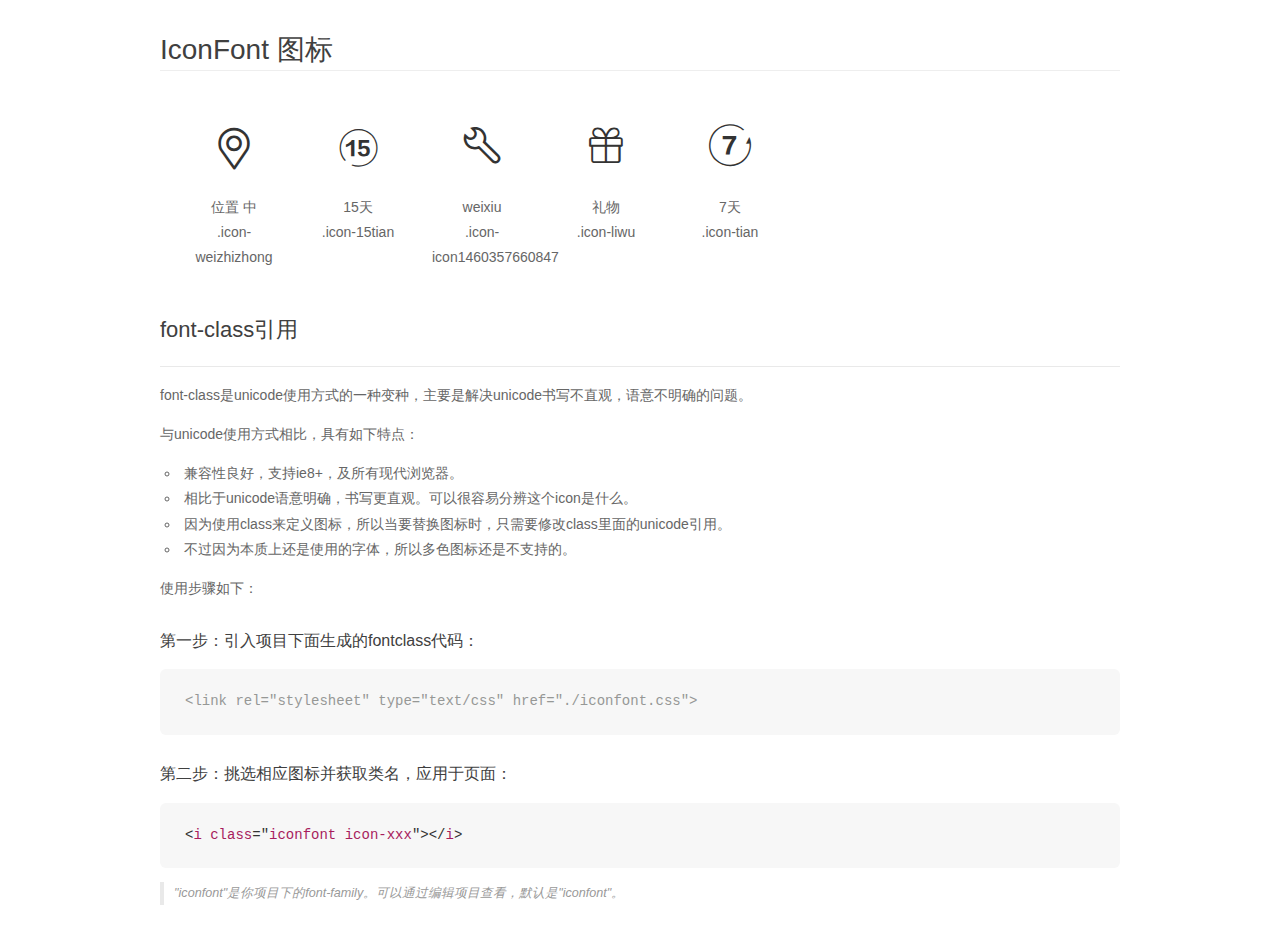
<file: iconfont/demo_fontclass.html>
<!DOCTYPE html>
<html>
<head>
    <meta charset="utf-8"/>
    <title>IconFont</title>
    <link rel="stylesheet" href="demo.css">
    <link rel="stylesheet" href="iconfont.css">
</head>
<body>
    <div class="main markdown">
        <h1>IconFont 图标</h1>
        <ul class="icon_lists clear">
            
                <li>
                <i class="icon iconfont icon-weizhizhong"></i>
                    <div class="name">位置 中</div>
                    <div class="fontclass">.icon-weizhizhong</div>
                </li>
            
                <li>
                <i class="icon iconfont icon-15tian"></i>
                    <div class="name">15天</div>
                    <div class="fontclass">.icon-15tian</div>
                </li>
            
                <li>
                <i class="icon iconfont icon-icon1460357660847"></i>
                    <div class="name">weixiu</div>
                    <div class="fontclass">.icon-icon1460357660847</div>
                </li>
            
                <li>
                <i class="icon iconfont icon-liwu"></i>
                    <div class="name">礼物</div>
                    <div class="fontclass">.icon-liwu</div>
                </li>
            
                <li>
                <i class="icon iconfont icon-tian"></i>
                    <div class="name">7天</div>
                    <div class="fontclass">.icon-tian</div>
                </li>
            
        </ul>

        <h2 id="font-class-">font-class引用</h2>
        <hr>

        <p>font-class是unicode使用方式的一种变种，主要是解决unicode书写不直观，语意不明确的问题。</p>
        <p>与unicode使用方式相比，具有如下特点：</p>
        <ul>
        <li>兼容性良好，支持ie8+，及所有现代浏览器。</li>
        <li>相比于unicode语意明确，书写更直观。可以很容易分辨这个icon是什么。</li>
        <li>因为使用class来定义图标，所以当要替换图标时，只需要修改class里面的unicode引用。</li>
        <li>不过因为本质上还是使用的字体，所以多色图标还是不支持的。</li>
        </ul>
        <p>使用步骤如下：</p>
        <h3 id="-fontclass-">第一步：引入项目下面生成的fontclass代码：</h3>


        <pre><code class="lang-js hljs javascript"><span class="hljs-comment">&lt;link rel="stylesheet" type="text/css" href="./iconfont.css"&gt;</span></code></pre>
        <h3 id="-">第二步：挑选相应图标并获取类名，应用于页面：</h3>
        <pre><code class="lang-css hljs">&lt;<span class="hljs-selector-tag">i</span> <span class="hljs-selector-tag">class</span>="<span class="hljs-selector-tag">iconfont</span> <span class="hljs-selector-tag">icon-xxx</span>"&gt;&lt;/<span class="hljs-selector-tag">i</span>&gt;</code></pre>
        <blockquote>
        <p>"iconfont"是你项目下的font-family。可以通过编辑项目查看，默认是"iconfont"。</p>
        </blockquote>
    </div>
</body>
</html>
</file>
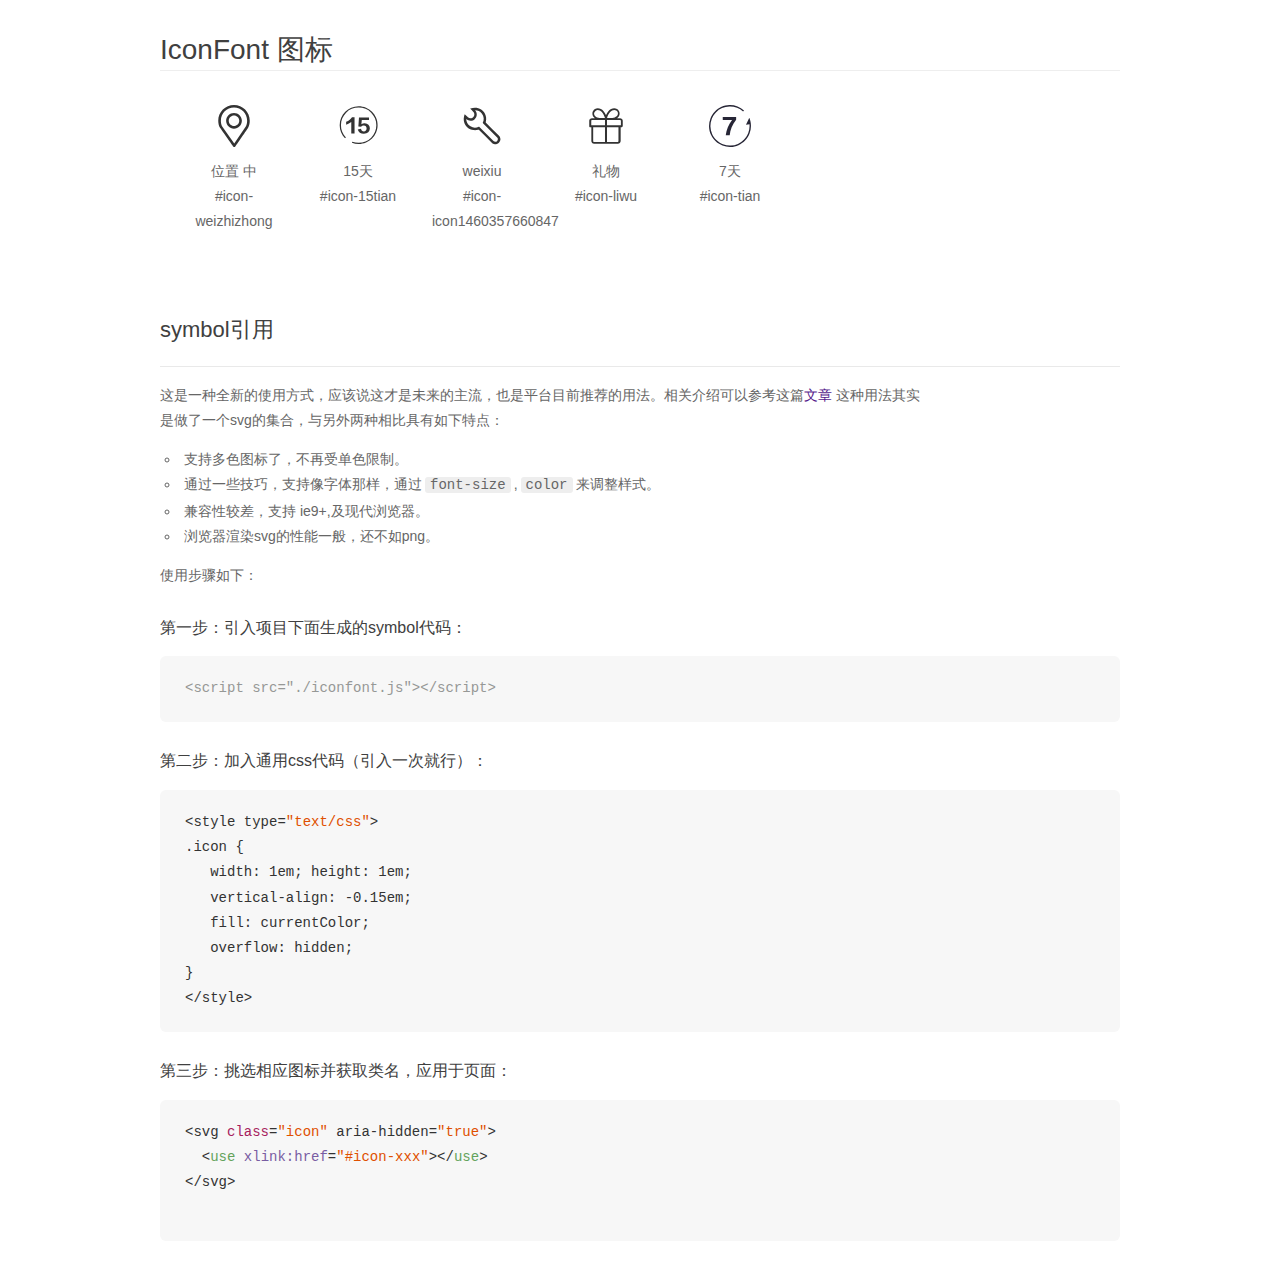
<file: iconfont/demo_symbol.html>
<!DOCTYPE html>
<html>
<head>
    <meta charset="utf-8"/>
    <title>IconFont</title>
    <link rel="stylesheet" href="demo.css">
    <script src="iconfont.js"></script>

    <style type="text/css">
        .icon {
          /* 通过设置 font-size 来改变图标大小 */
          width: 1em; height: 1em;
          /* 图标和文字相邻时，垂直对齐 */
          vertical-align: -0.15em;
          /* 通过设置 color 来改变 SVG 的颜色/fill */
          fill: currentColor;
          /* path 和 stroke 溢出 viewBox 部分在 IE 下会显示
             normalize.css 中也包含这行 */
          overflow: hidden;
        }

    </style>
</head>
<body>
    <div class="main markdown">
        <h1>IconFont 图标</h1>
        <ul class="icon_lists clear">
            
                <li>
                    <svg class="icon" aria-hidden="true">
                        <use xlink:href="#icon-weizhizhong"></use>
                    </svg>
                    <div class="name">位置 中</div>
                    <div class="fontclass">#icon-weizhizhong</div>
                </li>
            
                <li>
                    <svg class="icon" aria-hidden="true">
                        <use xlink:href="#icon-15tian"></use>
                    </svg>
                    <div class="name">15天</div>
                    <div class="fontclass">#icon-15tian</div>
                </li>
            
                <li>
                    <svg class="icon" aria-hidden="true">
                        <use xlink:href="#icon-icon1460357660847"></use>
                    </svg>
                    <div class="name">weixiu</div>
                    <div class="fontclass">#icon-icon1460357660847</div>
                </li>
            
                <li>
                    <svg class="icon" aria-hidden="true">
                        <use xlink:href="#icon-liwu"></use>
                    </svg>
                    <div class="name">礼物</div>
                    <div class="fontclass">#icon-liwu</div>
                </li>
            
                <li>
                    <svg class="icon" aria-hidden="true">
                        <use xlink:href="#icon-tian"></use>
                    </svg>
                    <div class="name">7天</div>
                    <div class="fontclass">#icon-tian</div>
                </li>
            
        </ul>


        <h2 id="symbol-">symbol引用</h2>
        <hr>

        <p>这是一种全新的使用方式，应该说这才是未来的主流，也是平台目前推荐的用法。相关介绍可以参考这篇<a href="">文章</a>
        这种用法其实是做了一个svg的集合，与另外两种相比具有如下特点：</p>
        <ul>
          <li>支持多色图标了，不再受单色限制。</li>
          <li>通过一些技巧，支持像字体那样，通过<code>font-size</code>,<code>color</code>来调整样式。</li>
          <li>兼容性较差，支持 ie9+,及现代浏览器。</li>
          <li>浏览器渲染svg的性能一般，还不如png。</li>
        </ul>
        <p>使用步骤如下：</p>
        <h3 id="-symbol-">第一步：引入项目下面生成的symbol代码：</h3>
        <pre><code class="lang-js hljs javascript"><span class="hljs-comment">&lt;script src="./iconfont.js"&gt;&lt;/script&gt;</span></code></pre>
        <h3 id="-css-">第二步：加入通用css代码（引入一次就行）：</h3>
        <pre><code class="lang-js hljs javascript">&lt;style type=<span class="hljs-string">"text/css"</span>&gt;
.icon {
   width: <span class="hljs-number">1</span>em; height: <span class="hljs-number">1</span>em;
   vertical-align: <span class="hljs-number">-0.15</span>em;
   fill: currentColor;
   overflow: hidden;
}
&lt;<span class="hljs-regexp">/style&gt;</span></code></pre>
        <h3 id="-">第三步：挑选相应图标并获取类名，应用于页面：</h3>
        <pre><code class="lang-js hljs javascript">&lt;svg <span class="hljs-class"><span class="hljs-keyword">class</span></span>=<span class="hljs-string">"icon"</span> aria-hidden=<span class="hljs-string">"true"</span>&gt;<span class="xml"><span class="hljs-tag">
  &lt;<span class="hljs-name">use</span> <span class="hljs-attr">xlink:href</span>=<span class="hljs-string">"#icon-xxx"</span>&gt;</span><span class="hljs-tag">&lt;/<span class="hljs-name">use</span>&gt;</span>
</span>&lt;<span class="hljs-regexp">/svg&gt;
        </span></code></pre>
    </div>
</body>
</html>
</file>
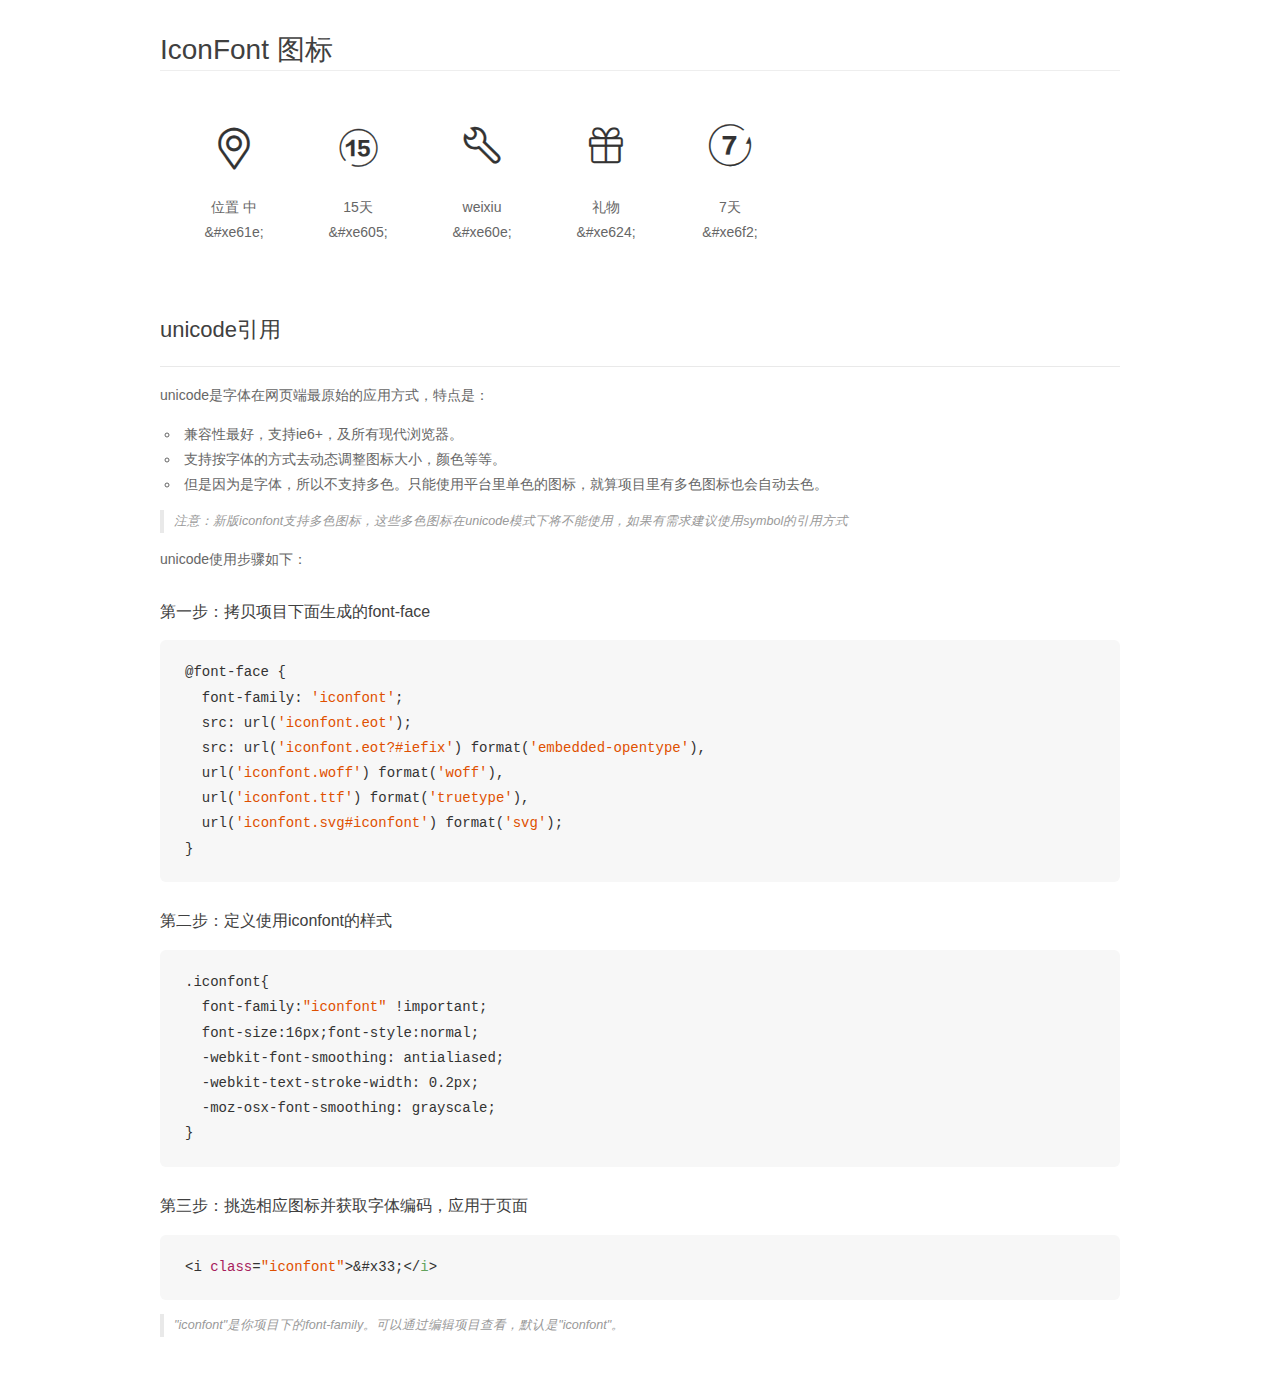
<file: iconfont/demo_unicode.html>
<!DOCTYPE html>
<html>
<head>
    <meta charset="utf-8"/>
    <title>IconFont</title>
    <link rel="stylesheet" href="demo.css">

    <style type="text/css">

        @font-face {font-family: "iconfont";
          src: url('iconfont.eot'); /* IE9*/
          src: url('iconfont.eot#iefix') format('embedded-opentype'), /* IE6-IE8 */
          url('iconfont.woff') format('woff'), /* chrome, firefox */
          url('iconfont.ttf') format('truetype'), /* chrome, firefox, opera, Safari, Android, iOS 4.2+*/
          url('iconfont.svg#iconfont') format('svg'); /* iOS 4.1- */
        }

        .iconfont {
          font-family:"iconfont" !important;
          font-size:16px;
          font-style:normal;
          -webkit-font-smoothing: antialiased;
          -webkit-text-stroke-width: 0.2px;
          -moz-osx-font-smoothing: grayscale;
        }

    </style>
</head>
<body>
    <div class="main markdown">
        <h1>IconFont 图标</h1>
        <ul class="icon_lists clear">
            
                <li>
                <i class="icon iconfont">&#xe61e;</i>
                    <div class="name">位置 中</div>
                    <div class="code">&amp;#xe61e;</div>
                </li>
            
                <li>
                <i class="icon iconfont">&#xe605;</i>
                    <div class="name">15天</div>
                    <div class="code">&amp;#xe605;</div>
                </li>
            
                <li>
                <i class="icon iconfont">&#xe60e;</i>
                    <div class="name">weixiu</div>
                    <div class="code">&amp;#xe60e;</div>
                </li>
            
                <li>
                <i class="icon iconfont">&#xe624;</i>
                    <div class="name">礼物</div>
                    <div class="code">&amp;#xe624;</div>
                </li>
            
                <li>
                <i class="icon iconfont">&#xe6f2;</i>
                    <div class="name">7天</div>
                    <div class="code">&amp;#xe6f2;</div>
                </li>
            
        </ul>
        <h2 id="unicode-">unicode引用</h2>
        <hr>

        <p>unicode是字体在网页端最原始的应用方式，特点是：</p>
        <ul>
        <li>兼容性最好，支持ie6+，及所有现代浏览器。</li>
        <li>支持按字体的方式去动态调整图标大小，颜色等等。</li>
        <li>但是因为是字体，所以不支持多色。只能使用平台里单色的图标，就算项目里有多色图标也会自动去色。</li>
        </ul>
        <blockquote>
        <p>注意：新版iconfont支持多色图标，这些多色图标在unicode模式下将不能使用，如果有需求建议使用symbol的引用方式</p>
        </blockquote>
        <p>unicode使用步骤如下：</p>
        <h3 id="-font-face">第一步：拷贝项目下面生成的font-face</h3>
        <pre><code class="lang-js hljs javascript">@font-face {
  font-family: <span class="hljs-string">'iconfont'</span>;
  src: url(<span class="hljs-string">'iconfont.eot'</span>);
  src: url(<span class="hljs-string">'iconfont.eot?#iefix'</span>) format(<span class="hljs-string">'embedded-opentype'</span>),
  url(<span class="hljs-string">'iconfont.woff'</span>) format(<span class="hljs-string">'woff'</span>),
  url(<span class="hljs-string">'iconfont.ttf'</span>) format(<span class="hljs-string">'truetype'</span>),
  url(<span class="hljs-string">'iconfont.svg#iconfont'</span>) format(<span class="hljs-string">'svg'</span>);
}
</code></pre>
        <h3 id="-iconfont-">第二步：定义使用iconfont的样式</h3>
        <pre><code class="lang-js hljs javascript">.iconfont{
  font-family:<span class="hljs-string">"iconfont"</span> !important;
  font-size:<span class="hljs-number">16</span>px;font-style:normal;
  -webkit-font-smoothing: antialiased;
  -webkit-text-stroke-width: <span class="hljs-number">0.2</span>px;
  -moz-osx-font-smoothing: grayscale;
}
</code></pre>
        <h3 id="-">第三步：挑选相应图标并获取字体编码，应用于页面</h3>
        <pre><code class="lang-js hljs javascript">&lt;i <span class="hljs-class"><span class="hljs-keyword">class</span></span>=<span class="hljs-string">"iconfont"</span>&gt;&amp;#x33;<span class="xml"><span class="hljs-tag">&lt;/<span class="hljs-name">i</span>&gt;</span></span></code></pre>

        <blockquote>
        <p>"iconfont"是你项目下的font-family。可以通过编辑项目查看，默认是"iconfont"。</p>
        </blockquote>
    </div>


</body>
</html>
</file>
<file: css/index.css>
/*
* @Author: Administrator
* @Date:   2017-09-26 12:43:15
* @Last Modified by:   Administrator
* @Last Modified time: 2017-11-13 01:14:32
*/
*{
	margin: 0;
	padding: 0;
	list-style: none;
}
a{
	text-decoration: none;
}
body{
	background:  #f5f5f5;
}
/* 头部开始 */
.head1{
	width: 100%;
	height: 40px;
	background: #333333;
	/* position: relative; */
}
.header-center{
	width: 1226px;
	height: 40px;
	/* background: #333333; */
	margin: 0 auto;
}
.header-left{
	width: 637px;
	height: 40px;
	/* background: #333333; */
	float: left;
}
/* .header-left ui{
	width: 641px;
	height: 40px;
	background: yellowgreen */
/* } */
.header-left li{
	font-size: 12px;
	float: left;
	padding: 0 8px;
	border-right: 1px solid #34393e;
	margin-bottom: 15px;
	margin-top: 14px;
}
.header-left li a{
	color: #b0a485;
}
.header-left li a:hover{
	color: #ffffff;
}
.header-left li:first-child{
	padding-left: 0px;
}
.header-left li:last-child{
	border-right: none; 
	padding-right: 0px;
}
.header-right{
	width: 279px;
	height: 40px;
	/* background: #333333; */
	float: right;
	margin-right: 0px;
}
.header-wenzi{
	width: 159px;
	height: 40px;
	/* background: #333333; */
	float: left;
}
.header-wenzi li{
	font-size: 12px;
	float: left;
	padding: 0 8px;
	border-right: 1px solid #34393e;
	margin-top: 14px;
}
.header-wenzi li:first-child{
	padding-left: 0px;
}.header-wenzi li:last-child{
	border-right: none;
	padding-right: 0px;
}
.header-wenzi li a{
	color: #b0b094;
}
.header-wenzi li a:hover{
	color: #ffffff;
}
.shopcar{
	width: 120px;
	height: 40px;
	/* background: #333333; */
	display: block;
	float: right;
	position: relative;

}
.shopbox{
	position: absolute;
	top: 40px;
	right: 0;
	width: 320px;
	height: 100px;
	background: #fff;
	display: none;
	z-index: 999;
	font-size: 12px;
	line-height: 100px;
	text-align: center;
	color: #111;
	box-shadow: 1px 0 2px 1px rgba(0,0,0,0.4);


}

/* .shopche{
	width: 37px;
	height: 14px;
	margin-top: 16px;
	background: url('../img/gouwuche_03.png') no-repeat center center;
} */
.shopwenzi{
	width: 79px;
	height: 12px;
	font-size: 12px;
	float: right; 
	margin-left: 4px;
	margin-top: 13px;

}

.shopcar .shopwenzi{
	color: #b0b0b0;
}
.shopcar:hover{
	background: #fff;
}
.shopcar:hover .shopwenzi{
	color: #ff6700;
}
.shopcar:hover .shopche{
	background-image: url('../img/shopche_03.png');
}
/* 头部结束 */
/* 导航开始 */
.nav-bottom{
	width: 100%;
	height: 100px;
	/*background: red;*/
	position: absolute;
	top: 40px;
	left: 0px;
	transition: all 0.2s;
	overflow: hidden;
}
.nav1{
	width: 100%;
	height: 100px;
	 position: relative;
}
.nav{
	height: 100px;
	width: 1226px;
	/* background: #ffffff; */
	margin: 0 auto;
}
.nav-left{
	height: 55px;
	width: 55px;
	/* background: #ffffff; */
	margin-top: 22px;
	float: left;
}
.nav-center{
	height: 100px;
	width: 634px;
	/* background: #ffffff; */
	float: left;
	margin-left: 189px;
}
.nav-wenzi li{
	height: 100px;
	font-size: 16px;
	float: left;
	padding-right: 16px;
	/* line-height: 100px; */
	margin-top: 42px;
	/* overflow: hidden; */
}
.nav-wenzi li a{
	color: #333333;
}
.nav-wenzi li a:hover{
	color: #ff6700;
}
.nav-item{
	width: 1226px;
	height: 0px;
	margin: 0 auto;
	/* background: red; */
}
.nav-container{
	width: 100%;
    height: 250px;
	/*margin-top: 20px;*/
	/*padding-bottom: 20px;*/
	background: #fff;
	position: absolute;
	top: 100px;
	left: 0px;
	border-top:1px solid #cccccc;
	/*overflow: hidden;*/
	z-index:999;
	display: none;
	/*transition: all 1s;*/
	/*display: none;*/
	/*box-shadow: 0 3px 4px;*/

}

.nav-list{
	padding: 0 0 0 40px;
}
.nav-item .nav-first{
	width: 215px;
	margin-top: 0;
	height: auto;
	background: #fff;
	display: flex;
	flex-direction: column;
	justify-content: space-between;
	align-items: center;
	z-index: 1000;

	/* margin-top: 100px; */
}
.nav-first-box{
	width: 63px;
	height: 20px;
	border: 1px solid #ff6700;
	text-align: center;
}

.nav-first-box1{
	display: block;
	width: 100%;
	height: 109px;
	/*margin-top: 20px;*/
	/* border-left: 1px solid #999; */
	border-right: 1px solid #999;

}
.nav-first-box1 img{
	display: block;
	/* width: 120px; */
	height: 100%;
	margin: 0 auto;
	margin-top: 20px;

}
.nav-first-box2{
	display: block;
	width: 53px;
	height: 10px;
	font-size: 10px;
	margin-top: 40px;
	text-align: center;
}
.nav-first-box3{
	width: 42px;
	height: 12px;
	font-size: 12px;
	color: #ff6700;
	margin-top: 10px;
	text-align: center;
}
.nav-right{
	width: 294px;
	height: 48px;
	border: 1px solid #e0e0e0;
	float: right;
	margin-top: 25px;
	position: relative;
}
.nav-right input{
	width: 294px;
	height: 48px;
	border: 1px solid #e0e0e0;
	float: right;
	/* margin-top: 25px; */
	outline: none;
	position: relative;
}

.nav-right-fk{
	width: 65px;
	height: 18px;
	background: #eeeeee;
	position: absolute;
	top: 16px;
	left: 66px;
    z-index: 2;
    text-align: center;
	line-height: 14px;
}
.nav-right-fk:hover{
	background: #ff6700;
}
.nav-right-wz{
	font-size: 12px;
	margin-left: 5px;
	margin-top: 3px;
}
.nav-right-wz:hover{
	color: #ffffff;
}
.nav-right-fk1{
	width: 98px;
	height: 18px;
	background: #eeeeee;
	float: left;
	position: absolute;
	top: 16px;
    left:135px;
    z-index: 2;
    text-align: center;
	line-height: 14px;
}
.nav-right-fk1:hover{
	background: #ff6700;
}
.nav-right-wz1{
	font-size: 12px;
	margin-left: 5px;
	margin-top: 3px;
}
.nav-right-wz1:hover{
	color: #ffffff;
}
.nav-fuhao{
	width: 50px;
	height: 47px;
	background: url('../img/sousuo_03.png') no-repeat center center;
	border-left: 1px solid #e0e0e0;
	float: right;
	position: absolute;
	top: 0px;
    right: 0px;
    z-index: 2;
    text-align: right;
}
a:hover .nav-fuhao{
	background-image: url('../img/sousuo1_03.png');
}


/* 导航结束 */
/* banner开始 */
.banner{
	width: 1226px;
	height: 460px;
	margin: 0 auto;
	margin-top: 100px;
	/* background: black; */
	position: relative;
	
}
.bg{
	background: red;
}
.bannerleft{
	width: 234px;
	height: 460px;
	background: rgba(1, 1, 1, 0.5);
	position: absolute;
	left: 0;
	top: 0;
}
.bannerleft-list{
	width: 234px;
	height: 418px;
    margin-top: 20px;
    background: rgba(0, 0, 0, 0);
}
.bannerleft-list li{
	width: 234px;
	height: 42px;
	cursor: pointer;
	background: rgba(1, 1, 1, 0);
}
.bannerleft-list li:hover{
	background: #ff6700;
}
.bannerleft-list1{
	font-size: 14px;
	color: #ffffd8;
	margin-left: 31px;
	margin-top: 12px;
	float: left;
}
.bannerleft-list2{
	font-size: 14px;
	color: #a0a1a1;
	margin-right: 23px;
	margin-top: 12px;
	float: right;
}
.lunbo{
	height: 100%;
	height: auto;
	background: #fff;
	position: absolute;
	left: 234px;
	top: 0;
	display: none;
	transition: opacity 0.5s;
	z-index: 999;

}
.lunbo1{
	height: 100%;
	display: flex;
}
.lunbo-list{
	float: left;
    width: 248px;
    height: 458px;
    padding: 2px 0;
    /* background: red; */
}
.lunbo-list li{
    float: left;
	width: 248px;
    height: 76px;
    /* background: blue; */
}
.lunbo-list li:hover{
	background: #fff;
}
.lunbo-list-tu{
	display: block;
	float: left;
	width: 165px;
	height: 40px;
    padding: 18px 0 18px 20px;
    line-height: 40px;
    color: #333;
    transition:all 1.2s;
}
.lunbo-list-tu img{
	display: block;
	width: 40px;
	height: 40px;
	float: left;
}
.lunbo-word{
	line-height: 40px;
	color: #000;
	float: left;
	margin-left: 20px;
	font-size: 14px;
}
.lunbo-word:hover{
	color: #ff6700;
}
.lunbo-word1{
	display: block;
	width: 58px;
	height: 22px;
	color: #ff6700;
	background: #fff;
	border: 1px solid #ff6700;
    margin-top: 26px;
    float: right;
    line-height: 22px;
    text-align: center;
}
.lunbo-word1:hover{
	background: #ff6700;
	color: #fff;
}
.banner-pic{
	width: 1226px;
	height: 460px;
}
.banner-pic li{
	opacity: 0;
	z-index: 1000;
	transition: 1s;
}
.banner-pic .banner-dong{
	opacity: 1;
	z-index: 2000;
}
.banner-pic li a{
	width: 1226px;
	height: 460px;
	position: absolute;
	top: 0;
}
.bannerhand-left{
	width: 41px;
	height: 69px;
	font-size: 30px;
	color: #9f9fa1;
	background: rgba(0, 0, 0, 0);
	text-align: center;
	line-height: 60px;
	position: absolute;
	top: 0;
	bottom: 0;
	margin-bottom: auto;
	margin-top: auto;
	left: 234px;
	cursor: pointer;
}
.bannerhand-left:hover{
	background: rgba(1, 1, 1, 0.5);
}
.bannerhand-right{
	width: 41px;
	height: 69px;
	font-size: 30px;
	color: #9f9fa1;
	background: rgba(0, 0, 0, 0);
	line-height: 60px;
	text-align: center;
	position: absolute;
	top: 0;
	bottom: 0;
	margin-bottom: auto;
	margin-top: auto;
	right: 0;
	cursor: pointer;
}
.bannerhand-right:hover{
	background: rgba(1, 1, 1, 0.5);
}
.circle{
	width: 130px;
	height: 10px;
	background:rgba(0,0,0,0);
	position: absolute;
	right: 35px;
	bottom: 25px;
}
.circle li{
	width: 6px;
	height: 6px;
	border: 2px solid #747578;
	border-radius: 50%;
	display: block;
	float: left;
	margin-right: 10px;
	cursor: pointer;
}
.circle li:last-child{
	margin-right: 0;
}
.circle li:hover{
    background: #666666;
}

/* banner结束 */
/* 导航开始 */
.dahang{
	width: 1226px;
	height: 84px;
	/* background: #ffffff; */
	margin: 0 auto;
}
.zuo{
	height: 84px;
	width: 250px;
	float:left;
}
.wz{
	font-size: 20px;
	color: #333333;
	margin-top: 44px;
}
.fuhao{
	height: 84px;
	width: 71px;
	background: ;
	float: right;
}
.fuyi{
	height: 22px;
	width: 34px;
	/* background: #ffffff; */
	border: 1px solid #e0e0e0;
	float: right;
	margin-top: 50px;
	font-size: 20px;
	color: #b0b0b0;
	text-align: center;
	line-height: 22px;
}

.fuer{
	height: 22px;
	width: 34px;
	/* background: #ffffff; */
	border: 1px solid #e0e0e0;
	border-right: none;
	float: left;
	margin-top: 50px;
	font-size: 20px;
	color: #b0b0b0;
	text-align: center;
	line-height: 22px;
}
.mingcolor{
	color: red;
 }
.mingcolor1{
	 color: #ccc;
 }
.shangpin-box{
	width: 1226px;
	height: 340px;
	/* background: #ffffff; */
	margin: 0 auto;
	overflow: hidden;
	position: relative;

}
.shangpinbox1{
	width: 2480px;
	height: 340px;
	position: absolute;
	left: 0;
	/*transition: all 0.5s*/
}
.shangpin-list{
	width: 234px;
	height: 339px;
	background: #FAFAFA;
	float:left;
	margin-right: 14px;
}
.shangpin-box .shangpin-list:first-child,
.shangpin-box .shangpin-list:nth-child(6){
	border-top: 1px solid #ffac13;
}
.shangpin-box .shangpin-list:nth-child(2),
.shangpin-box .shangpin-list:nth-child(7){
	border-top: 1px solid #83c44e;
}
.shangpin-box .shangpin-list:nth-child(3),
.shangpin-box .shangpin-list:nth-child(8){
	border-top: 1px solid #2196f3;
}
.shangpin-box .shangpin-list:nth-child(4),
.shangpin-box .shangpin-list:nth-child(9){
	border-top: 1px solid #e53935;
}
.shangpin-box .shangpin-list:nth-child(5),
.shangpin-box .shangpin-list:nth-child(10){
	border-top: 1px solid #FFB327;
	/* margin-right: 0; */
}
.img-box img{
	width: 234px;
	height: 217px;
	display: block;
}
.word{
	width: 200px;
	height: 92px;
	margin-top: 44px;
	margin: 0 auto;
}
.word1{
	font-size: 12px;
	text-align: center;
	margin-top: 0px;
	color: #212121;
	display: block;
}
.word2{
	font-size: 12px;
	text-align: center;
	margin-top: 11px;
	color: #b0b0b0;
}
.word3{
	font-size: 12px;
	text-align: center;
	margin-top: 20px;
	color: #ff6709;
}
/* 结束 */
/* 家电开始 */

.jiadian{
	width: 100%;
	height: 656px;
	background: #f5f5f5;
	/*margin-top: 40px;*/
	padding-top: 77px;
}
.head{
	width: 1226px;
	height: 41px;
	/* background: #f5f5f5; */
	margin: 0 auto;
/* 	margin-top: 77px; */
}
.head-left{
	width: 150px;
	height: 41px;
	float: left;
	font-size: 20px;
}
.head-right{
	width: 251px;
	height: 37px;
	/* background: #f5f5f5; */
	float: right;
	margin-top: 4px;
}
.head-right1{
	font-size: 16px;
	float: left;
	margin-right: 30px;
	display: inline-block;
	color: #424242;
}
.head-rightbox1{
	font-size: 16px;
	float: left;
	margin-right: 30px;
	display: block;
	color: #424242;
}
.head-right1:hover{
	color: #ff6700;
	padding-bottom: 4px;
	border-bottom: 2px solid #ff6700;
}
.head-rightbox:hover{
	color: #ff6700;
	padding-bottom: 4px;
	border-bottom: 2px solid #ff6700;
}
.head-right2{
	margin-right: 0px;
}
.head-right3{
	margin-right: 0px;
}
.content{
	width: 1226px;
	height: 614px;
	/* background: #f5f5f5; */
	margin: 0 auto;
	/* position: relative; */
}
.content-left{
	width: 234px;
	height: 614px;
	/* background: #f5f5f5; */
	float: left;
	display: block;
	transition: 0.5s;
}
.content-left:hover{
	box-shadow: 0px 11px 25px 3px rgba(0, 0, 0, 0.05);
	transform: translateY(-2px);
}
.content-left .img{
	width: 100%;
	height: 100%;
	display: block;
}

.content-right{
	width: 978px;
	height: 614px;
	background: #f5f5f5;
	float: right;
	z-index: 999;
	position: relative;
}
.content-right1{
	position: absolute;
	top: 0;
	right: 0;
	width: 978px;
	height: 614px;
	/* display: none; */
	/* background: red; */
}
.youhui{
	width: 64px;
	height: 20px;
	/* background: red; */
	margin: 0 auto;
	font-size: 12px;
	text-align: center;
	line-height: 20px;
	color: #ffffff;
}
.youhui1{
	background: #83c44e;
}
.youhui2{
	background: #ffffff;
}
.list{
	width: 234px;
	height: 300px;
	background: #ffffff;
	float: left;
	margin-right: 14px;
	margin-bottom: 14px;
	position: relative;
	overflow: hidden;
	transition: all 0.3s;
}
.list:hover{
	box-shadow: 0px 11px 25px 3px rgba(0, 0, 0, 0.08);
	transform: translateY(-2px);
}
.content-right .list:nth-child(4),.content-right .list:nth-child(8){
	margin-right: 0;
}
.content-right .list:nth-child(5),.content-right .list:nth-child(6),.content-right .list:nth-child(7),.content-right .list:nth-child(8){
	margin-bottom: 0;
}
.tanchu{
	display: block;
	width: 234px;
	height: 76px;
	position: absolute;
    bottom: -76px;
    background: #ff6700;
    transition: all 0.3s;
}
.tanchu-top{
	position: absolute;
	bottom: -42px;
	display: block;
	width: 174px;
    font-size: 12px;
    line-height: 18px;
    margin-left: 30px;
    transition: all 0.3s;
    color: #ffffff;
}
.tanchu-bot{
	position: absolute;
	bottom: -66px;
	display: block;
	width: 174px;
    font-size: 12px;
    margin-left: 30px;
    transition: all 0.3s;
    color: #ffc299;
}
.list:hover .tanchu{
	transform: translateY(-76px);
}
.list:hover .tanchu-top{
	transform: translateY(-76px);
}
.list:hover .tanchu-bot{
	transform: translateY(-76px);
}
.kuang{
	width: 184px;
	height: 122px;
	margin: 0 auto;
	margin-top: 30px;
	display: block;
}
.kuang img{
	width: 100%;
	height: 100%;
	display: block;
}
.shuoming{
	width: 214px;
	height: 76px;
	margin: 0 auto;
	margin-top: 34px;
	font-size: 12px;
	text-align: center;
}
.shuoming1{
	color: #333333;
	display: block;
}
.shuoming2{
	color: #b7b0c1;
	margin-top: 8px;
}
.shuoming3{
	width: 94px;
	height: 13px;
	margin: 0 auto;
	margin-top: 18px;
	color: #ff7e00;
}
.shuoming3-left{
	float: left;
	color: #ff7e00;
}
.shuoming3-right{
	color: #b0b0b0;
	text-decoration:line-through;
    float: right;
}

.last1{
	width: 100%;
	height: 99px;
	background: #ffffff;
	padding-top: 44px;
	transition: all 0.3s;

}
.last1:hover{
	box-shadow: 0px 11px 25px 3px rgba(0, 0, 0, 0.08);
	transform: translateY(-2px);
}
.last2{
	width: 100%;
	background: #ffffff;
	height: 87px;
	padding-top: 56px;
	margin-top: 14px;
	transition: all 0.3s;
}
.last2:hover{
	box-shadow: 0px 11px 25px 3px rgba(0, 0, 0, 0.08);
	transform: translateY(-2px);
}
.last2-1{
	width: 78px;
	height: 43px;
	margin-left: 30px;
	float: left;
}
.last2-2{
	display: block;
	width: 110px;
	height: 99px;
	/* background: green; */
	float: right;
	margin-top: -12px;
}
.listgai{
	width: 234px;
	height: 300px;
	background: #f5f5f5;
	margin-right: 14px;
	margin-bottom: 14px;
	position: relative;
	overflow: hidden;
}
/* .list1{
	background: #f5f5f5;
} */
.last1-1{
	width: 78px;
	height: 43px;
	margin-left: 30px;
	float: left;
}
.last1-11{
	display: block;
	color: #333333;
	font-size: 12px;
}
.last1-12{
	color: #ff6700;
	font-size: 10px;
	margin-top: 5px;
}
.last1-2{
	display: block;
	width: 110px;
	height: 99px;
	/* background: green; */
	float: right;
}
.last2-11{
	font-size: 18px;
	display: block;
	color: #333333;
}
.last2-12{
	color: #757575;
	font-size: 10px;
	margin-top: 5px;
}
.head-right-color{
	color: red;
	border-bottom:2px solid #ff6700;
	padding-bottom:4px;
}
/* 结束 */
/* 智能开始 */
.zhineng{
	width: 100%;
	height: 655px;
	background: #f5f5f5;
	padding-top: 40px;
	margin-top: 5px;
}
.zhineng-s{
	margin-right: 0;
}
.zhineng1{
	width: 234px;
	height: 300px;

}
.zhineng2{
    background: #2196f3;
}
.zhineng3{
	width: 297px;
	height: :38px;
	float: right;
}

/* 智能结束 */

/* 为你推荐开始 */
.hot1{
	width: 100%;
	height: 514px;
	background: #f5f5f5;
	margin: 0 auto;
}
.hot{
	width: 1226px;
	height: 494px;
	background:  #f5f5f5;
	margin: 0 auto;
}
.hot-head{
	width: 1226px;
	height: 80px;
	/* background: #f5f5f5; */
	overflow: hidden;
}
.hot-hezi{
	width: 87px;
	height: 79px;
	/* background: #f5f5f5; */
	/* float: left; */
	overflow: hidden;
	font-size: 20px;
	color: #333333;
	margin-top: 40px;
}

.hot-chanpin{
	width: 1226px;
	height: 414px;
	/* background: #f5f5f5; */
}
.hot-liebiao{
	width: 296px;
	height: 414px;
	background: #ffffff;
	float: left;
	margin-right: 14px;
	transition:0.5s
}
.hot-liebiao:hover{
	box-shadow: 0px 10px 10px 5px rgba(0,0,0,0.4);
	transform: translateY(-10px);
}
.hot-chanpin .hot-liebiao:last-child{
	margin-right: 0px;
}
.hot-liebiao-wen{
	width: 239px;
	height: 72px;
	margin-top: 28px;
	margin-left: 28px;
	line-height: 24px;
	font-size: 12px;
	color: #333333;
}
.hot-liebiao-wen1{
	width: 102px;
	height: 11px;
	margin-top: 23px;
	margin-left: 28px;
	font-size: 10px;
	color: #b0b0b0;
}
.hot-liebiao-wen2{
	width: 186px;
	height: 14px;
	margin-top: 15px;
	margin-left: 30px;
	/* background: #ffffff; */
}
.hot-liebiao-wen1-w{
	width: 126px;
	height: 14px;
	border-right: 1px solid #b0b0b0;
	padding-right: 11px;
	font-size: 12px;
	color: #333333;
	float: left;
}
.hot-liebiao-wen1-s{
	width: 38px;
	height: 14px;
	margin-left: 10px;
	color: red;
	font-size: 12px;
	float: right;
}
/* 为你推荐结束 */
/* 内容开始 */
.hot-top{
	width: 1226px;
	height: 40px;
	margin: 0 auto;
	padding-top: 40px;
}
.hot-top1{
	width: 103px;
	height: 40px;
	font-size:22px;
	color: #333333;
}
.hot-bot{
	width: 1226px;
	height: 415px;
	margin: 0 auto;
}
.neirong{
	width: 1226px;
	height: 420px;
	background: #f5f5f5;
	margin: 0 auto;
}
.neirong>li{
	width: 296px;
	height: 411px;
	background: white;
	margin-right: 14px;
	float: left;
	transition:all 0.3s;
	position: relative;
	overflow: hidden;
}
.neirong>li:hover{
	transform: translateY(-2px);
	box-shadow: 0px 11px 25px 3px rgba(0, 0, 0, 0.08);
}
.neirong>li:first-child{
	border-top: 1px solid #ffac13;
}
.neirong>li:nth-child(2){
	border-top: 1px solid #83c44e;
}
.neirong>li:nth-child(3){
	border-top: 1px solid #e53935;
}
.neirong>li:nth-child(4){
	margin-right: 0;
	border-top: 1px solid #2196f3;
}
.neirong1{
	font-size: 16px;
	width: 236px;
	margin: 0 auto;
	height: 16px;
	color: #ffac13;
	margin-top: 50px;
	text-align: center;
}
.neirong2{
	font-size: 20px;
	width: 236px;
	height: 20px;
	margin: 0 auto;
	color: #333333;
	text-align: center;
	display: block;
}
.neirong3{
	font-size: 12px;
	display: block;
	width: 192px;
	height: 32px;
	margin: 0 auto;
	margin-top: 10px;
	text-align: center;
	line-height: 20px;
	color: #b0b0b0;
}
.neirong4{
	font-size: 12px;
	display: block;
	width: 192px;
	height: 12px;
	margin: 0 auto;
	margin-top: 19px;
	text-align: center;
	color: #333333;
}
.neirong5{
	display: block;
	width: 256px;
	height: 174px;
	margin: 0 auto;
	margin-top: 16px;
	/*background: black;*/
}
.cons-on .cons-on .neirong5 .img{
	width: 100%;
	height: 100%;
	display: block;
}
.neirong6{
	width: 100%;
	height: 6px;
	justify-content: space-between;
}
.cons{
	width: 888px;
	position: absolute;
	left: 0;
	top: 90px;
	/* z-index: -1; */
}
.cons1{
	width:1184px;
}
.cons::before{
	content: "";
	display: table;
}
.cons::after{
	content: "";
	display: table;
	clear: both;
}
.cons-on{
	width: 296px;
	float: left;
	display: list-item;
}
.con .biger{
	border: 2px solid #ff6700;
	background: #fff;
}
.biger:hover{
	background: #fff!important;
}
.con{
	position: absolute;
	bottom: 25px;
	height: 10px;
	left: 0;
	right: 0;
	margin: auto;
	display: flex;
	justify-content: space-between;
	align-items: center;

}
.con li{
	width: 10px;
	height: 10px;
	position: relative;
	transition: 0.5s;
}
.dian{
	width: 6px;
	height: 6px;
	background: #b0b0b0;
	border-radius: 50%;
	cursor: pointer;
	position: absolute;
	left: 0;
	right: 0;
	top: 0;
	bottom: 0;
	margin: auto;
}
.neirong6{
	width: 74px;
}
.neirong7{
	width: 108px;
}
.dian:hover{
	background: #ff6700;
	/* border: 1px solid #ff6700; */
}
.neirong-left{
	display: block;
	width: 20px;
	height: 48px;
	position: absolute;
	left: 0;
	top: 0px;
	bottom: 0;
	margin-bottom: auto;
	margin-top: auto;
	background: rgba(0, 0, 0, 0);
	display: inline-block;
	float: left;
	color: #fbfbfb;
	font-size: 28px;
	line-height: 42px;
	text-align: center;
	cursor: pointer;
	z-index: 10;
}
.neirong-right{
	display: block;
	width: 20px;
	height: 48px;
	position: absolute;
	right: 0;
	top: 0px;
	bottom: 0;
	margin-bottom: auto;
	margin-top: auto;
	background: rgba(0, 0, 0, 0);
	display: inline-block;
	float: left;
	color: #fbfbfb;
	font-size: 28px;
	line-height: 42px;
	text-align: center;
	cursor: pointer;
	z-index: 10;
}
.neirong li:hover .neirong-left{
	background: #d9d9d9;
}
.neirong li:hover .neirong-right{
	background: #d9d9d9;
}
.neirong li .neirong-left:hover{
	background: #8d8d8d;
}
.neirong li .neirong-right:hover{
	background: #8d8d8d;
}
.neironggai1{
	color: #83c44e;
}
.neironggai2{
	color: #e53935;
}
.neironggai3{
	color: #21a3f6;
}

/* 内容结束 */
/* 视屏开始 */
.tv-box{
	width: 100%;
	height: 365px;
	background:#f5f5f5;
}
.tv{
	width: 1226px;
	height: 365px;
	/* background: pink; */
	margin: 0 auto;
}
.shipin{
	width: 1226px;
	height: 80px;
	/* background: #f5f5f5; */
}
.shipin-wz{
	font-size: 22px;
	color: #333333;
	margin-top: 40px;
	float: left;
}
.tv-liebiao{
	width: 1226px;
	height: 285px;
	/* background: #f5f5f5; */
}
.tv-hezi{
	width: 296px;
	height: 285px;
	margin-right: 14px;
	background: #ffffff;
	float: left;
	transition: 0.5s;
}
.tv-hezi:hover{
	box-shadow: 0px 10px 4px 5px rgba(0,0,0,0.5);
	transform: translateY(-5px);
}
.tv-liebiao .tv-hezi:last-child{
	margin-right: 0px;
}
.tv-tu{
	width:296px;
	height: 180px;
	background-image: url('../img/leijun_03.png')
}
.tv-hezi:hover .tv-tu{
	background-image: url('../img/leijuncai_03.png')
}
.tv-wzh{
	width: 296px;
	height: 60px;
	background: #ffffff;
	margin-top: 32px;
}
.wzh-1{
	width: 296px;
	height: 12px;
	font-size: 12px;
	color: #333333;
	text-align: center;
}
.wzh-1:hover{
	color: #ff6700;
}
.wzh-2{
	width: 296px;
	height: 11px;
	font-size: 11px;
	color: #b8b8b8;
	margin-top: 14px;
	text-align: center;
}
.tv-hezi1{
	width: 296px;
	height: 285px;
	margin-right: 14px;
	background: #ffffff;
	float: left;
	transition: 0.5s;
}
.tv-hezi1:hover{
	box-shadow: 0px 10px 4px 5px rgba(0,0,0,0.5);
	transform: translateY(-5px);
}
.tv-tu1{
	width:296px;
	height: 180px;
	background-image: url('../img/wuyifan_03.png')
}
.tv-hezi1:hover .tv-tu1{
	background-image: url('../img/wuyifancai_03.png')
}
.tv-hezi2{
	width: 296px;
	height: 285px;
	margin-right: 14px;
	background: #ffffff;
	float: left;
	transition: 0.5s;
}
.tv-hezi2:hover{
	box-shadow: 0px 10px 4px 5px rgba(0,0,0,0.5);
	transform: translateY(-5px);
}
.tv-tu2{
	width:296px;
	height: 180px;
	background-image: url('../img/mi9_03.png')
}
.tv-hezi2:hover .tv-tu2{
	background-image: url('../img/mi9cai_03.png')
}
.tv-hezi3{
	width: 296px;
	height: 285px;
	background: #ffffff;
	float: left;
	transition: 0.5s;
}
.tv-hezi3:hover{
	box-shadow: 0px 10px 4px 5px rgba(0,0,0,0.5);
	transform: translateY(-5px);
}
.tv-tu3{
	width:296px;
	height: 180px;
	background-image: url('../img/migong_03.png')
}
.tv-hezi3:hover .tv-tu3{
	background-image: url('../img/migongcai_03.png')
}
/* 视屏结束 */
/* 结束语开始 */
.footer{
	width: 100%;
	height: 438px;
	background: #f5f5f5;
	padding-top: 60px;
}
.footer1{
	width: 100%;
	height: 272px;
	background:  #ffffff;
}
.footertop{
	width: 1226px;
	height: 272px;
	background: #f5f5f5;
	margin: 0 auto;
}
.footertop1{
     width: 1226px;
     height: 79px;
     background: #ffffff;
     margin: 0 auto;   
}
.footertop1 li{
	width: 244px;
	height: 25px;
	/* background: red; */
	display: block;
	float: left;
	margin-top: 26px;
	border-right: 1px solid #e0e0e0;
}
.footertop1 li:last-child{
	border-right: none;
}
.footertop1-1{
	width: 126px;
	height: 25px;
	/* background: black; */
	display: block;
	margin: 0 auto;
}
.footertop1-1 i{
	font-size: 25px;
	line-height: 25px;
	color: #616161;
	/* width: 25px;
	height: 25px; */
	/* background: url('../img/8-1.png') no-repeat center center; */
	float: left;
}
.footertop1-12{
	font-size: 16px;
	line-height: 25px;
	color: #616161;
	float: right;
}
.footertop1-1:hover i{
    color: #ff6b00;
}
.footertop1-1:hover .footertop1-12{
     color: #ff6b00;
}
.footertop1-2{
	width: 134px;
}
.footertop1-3{
	width: 153px;
}
.footerbot{
	width: 1226px;
	height: 151px;
	margin-top: 1px;
	background: #ffffff;
	padding-top: 41px;
}
.footerbot-left{
	width: 974px;
	height: 111px;
	background: #ffffff;
	border-right: 1px solid #f5f5f5;
	float: left;
}
.footerbot-left1 li{
	height:12px;
	margin-right: 103px;
	font-size: 14px;
	color: #424242;
	float: left;
}
.footerbot-left2 li a{
	display: block;
	height: 11px;
	margin-top: 32px;
	margin-right: 112px;
	font-size: 12px;
	color: #757575;
	float: left;
}
.footerbot-left2 li a:hover{
	color: #ff6b00;
}
.footerbot-left3 li a{
	display: block;
	height: 11px;
	margin-top: 17px;
	margin-right: 112px;
	font-size: 12px;
	color: #757575;
	float: left;
}
.footerbot-left li a:hover{
	color: #ff6b00;
}
.footerbot-right{
	width: 134px;
	height: 111px;
	margin-left: 58px;
	/* background: red; */
	float: left;
}
.footerbot-right1{
	width: 100%;
	height: 18px;
	font-size: 18px;
	color: #ff6700;
	text-align: center;
}
.footerbot-right2{
	width: 122px;
	height: 36px;
	margin: 0 auto;
	margin-top: 9px;
	font-size: 12px;
	line-height: 18px;
	color: #616161;
	text-align: center;
}
.footerbot-right3{
	width: 118px;
	height: 28px;
	border: 1px solid #ff6700;
	background: #ffffff;
	display: block;
	margin: 0 auto;
	margin-top: 16px;
	transition: all 0.3s;
}
.footerbot-right31{
	width: 12px;
	height: 11px;
	background: url('../img/xinxi.png') no-repeat center center;
	margin-top: 8px;
	margin-left: 9px;
	float: left;
	transition: all 0.3s;
}
.footerbot-right32{
	display: inline-block;
    height: 12px;
    font-size: 10px;
    margin-left: 3px;
    margin-top: 6px;
    color: #ff6700;
    transition: all 0.3s;
}
.footerbot-right3:hover{
	background: #f25807;
}
.footerbot-right3:hover .footerbot-right31{
    background: url('../img/xinxi1.png') no-repeat center center;
}
.footerbot-right3:hover .footerbot-right32{
	color: #ffffff;
}
.footerlast{
	width: 1226px;
	height: 136px;
	/* background: gold; */
	margin: 0 auto;
	padding-top: 30px;
	position: relative;
}
.footerlasttop{
	width: 1221px;
	height: 57px;
    /* background: green; */
    margin: 0 auto;
}
.footerlasttop-left{
	width: 56px;
	height: 57px;
	float: left;
}
.footerlasttop-center{
	width: 749px;
	height: 50px;
	/* background: red; */
	float: left;
	margin-top: 2px;
	margin-left: 10px;
}
.footerlasttop-center1 li{
	display: block;
	float: left;
	margin-left: 5px;
	padding-right: 5px;
	font-size: 12px;
	border-right: 1px solid #b0b0b0;
}
.footerlasttop-center1 li a{
	color:#757575;
}
.footerlasttop-center1 li:first-child{
	margin-left: 0;
}
.footerlasttop-center1 li:last-child{
	border-right: none;
}
.footerlasttop-center1 li a:hover{
	color: #ff6b00;
}
.footerlasttop-center2 li{
    display: block;
	float: left;
	margin-top: 1px;
	margin-left: 2px;
	font-size: 12px;
	color: #b6b0c0;
}
.footerlasttop-center2 li a{
	color: #b6b0c0;
}
.footerlasttop-center2 li:first-child{
	margin-left: 0;
}
.footerlasttop-center2 li:nth-child(2){
	margin-left: 0;
}
.footerlasttop-center2 li a:hover{
	color: #ff6b00;
}
.footerlasttop-center3{
	width: 600px;
	height: 12px;
	/* background: white; */
    margin-top: 35px;
    font-size: 12px;
    color: #b6b0c0;
}
.footerlasttop-right{
	width: 373px;
	height: 28px;
	/* background: yellow; */
	float: left;
	margin-top: 2px;
	position: absolute;
	right: 0px;
}
.footerlasttop-right li{
	width: 84px;
	height: 28px;
	margin-right: 10px;
	display: block;
	float: left;
}
.footerlasttop-right li:last-child{
	margin-right: 0;
}
.footerlastbot{
	width: 100%;
	height: 16px;
	color: #bababa;
	font-size: 20px;
	/* margin-top: 36px; */
	text-align: center;
	font-family: "楷体";
	position: absolute;
	bottom: 30px;
}
/* 结束语结束 */
</file>
<file: iconfont/iconfont.css>
@font-face {font-family: "iconfont";
  src: url('iconfont.eot?t=1506678886686'); /* IE9*/
  src: url('iconfont.eot?t=1506678886686#iefix') format('embedded-opentype'), /* IE6-IE8 */
  url('[data-uri]') format('woff'),
  url('iconfont.ttf?t=1506678886686') format('truetype'), /* chrome, firefox, opera, Safari, Android, iOS 4.2+*/
  url('iconfont.svg?t=1506678886686#iconfont') format('svg'); /* iOS 4.1- */
}

.iconfont {
  font-family:"iconfont" !important;
  font-size:16px;
  font-style:normal;
  -webkit-font-smoothing: antialiased;
  -moz-osx-font-smoothing: grayscale;
}

.icon-weizhizhong:before { content: "\e61e"; }

.icon-15tian:before { content: "\e605"; }

.icon-icon1460357660847:before { content: "\e60e"; }

.icon-liwu:before { content: "\e624"; }

.icon-tian:before { content: "\e6f2"; }
</file>
<file: iconfont/demo.css>
*{margin: 0;padding: 0;list-style: none;}
/*
KISSY CSS Reset
理念：1. reset 的目的不是清除浏览器的默认样式，这仅是部分工作。清除和重置是紧密不可分的。
2. reset 的目的不是让默认样式在所有浏览器下一致，而是减少默认样式有可能带来的问题。
3. reset 期望提供一套普适通用的基础样式。但没有银弹，推荐根据具体需求，裁剪和修改后再使用。
特色：1. 适应中文；2. 基于最新主流浏览器。
维护：玉伯<lifesinger@gmail.com>, 正淳<ragecarrier@gmail.com>
 */

/** 清除内外边距 **/
body, h1, h2, h3, h4, h5, h6, hr, p, blockquote, /* structural elements 结构元素 */
dl, dt, dd, ul, ol, li, /* list elements 列表元素 */
pre, /* text formatting elements 文本格式元素 */
form, fieldset, legend, button, input, textarea, /* form elements 表单元素 */
th, td /* table elements 表格元素 */ {
  margin: 0;
  padding: 0;
}

/** 设置默认字体 **/
body,
button, input, select, textarea /* for ie */ {
  font: 12px/1.5 tahoma, arial, \5b8b\4f53, sans-serif;
}
h1, h2, h3, h4, h5, h6 { font-size: 100%; }
address, cite, dfn, em, var { font-style: normal; } /* 将斜体扶正 */
code, kbd, pre, samp { font-family: courier new, courier, monospace; } /* 统一等宽字体 */
small { font-size: 12px; } /* 小于 12px 的中文很难阅读，让 small 正常化 */

/** 重置列表元素 **/
ul, ol { list-style: none; }

/** 重置文本格式元素 **/
a { text-decoration: none; }
a:hover { text-decoration: underline; }


/** 重置表单元素 **/
legend { color: #000; } /* for ie6 */
fieldset, img { border: 0; } /* img 搭车：让链接里的 img 无边框 */
button, input, select, textarea { font-size: 100%; } /* 使得表单元素在 ie 下能继承字体大小 */
/* 注：optgroup 无法扶正 */

/** 重置表格元素 **/
table { border-collapse: collapse; border-spacing: 0; }

/* 清除浮动 */
.ks-clear:after, .clear:after {
  content: '\20';
  display: block;
  height: 0;
  clear: both;
}
.ks-clear, .clear {
  *zoom: 1;
}

.main {
  padding: 30px 100px;
width: 960px;
margin: 0 auto;
}
.main h1{font-size:36px; color:#333; text-align:left;margin-bottom:30px; border-bottom: 1px solid #eee;}

.helps{margin-top:40px;}
.helps pre{
  padding:20px;
  margin:10px 0;
  border:solid 1px #e7e1cd;
  background-color: #fffdef;
  overflow: auto;
}

.icon_lists{
  width: 100% !important;

}

.icon_lists li{
  float:left;
  width: 100px;
  height:180px;
  text-align: center;
  list-style: none !important;
}
.icon_lists .icon{
  font-size: 42px;
  line-height: 100px;
  margin: 10px 0;
  color:#333;
  -webkit-transition: font-size 0.25s ease-out 0s;
  -moz-transition: font-size 0.25s ease-out 0s;
  transition: font-size 0.25s ease-out 0s;

}
.icon_lists .icon:hover{
  font-size: 100px;
}



.markdown {
  color: #666;
  font-size: 14px;
  line-height: 1.8;
}

.highlight {
  line-height: 1.5;
}

.markdown img {
  vertical-align: middle;
  max-width: 100%;
}

.markdown h1 {
  color: #404040;
  font-weight: 500;
  line-height: 40px;
  margin-bottom: 24px;
}

.markdown h2,
.markdown h3,
.markdown h4,
.markdown h5,
.markdown h6 {
  color: #404040;
  margin: 1.6em 0 0.6em 0;
  font-weight: 500;
  clear: both;
}

.markdown h1 {
  font-size: 28px;
}

.markdown h2 {
  font-size: 22px;
}

.markdown h3 {
  font-size: 16px;
}

.markdown h4 {
  font-size: 14px;
}

.markdown h5 {
  font-size: 12px;
}

.markdown h6 {
  font-size: 12px;
}

.markdown hr {
  height: 1px;
  border: 0;
  background: #e9e9e9;
  margin: 16px 0;
  clear: both;
}

.markdown p,
.markdown pre {
  margin: 1em 0;
}

.markdown > p,
.markdown > blockquote,
.markdown > .highlight,
.markdown > ol,
.markdown > ul {
  width: 80%;
}

.markdown ul > li {
  list-style: circle;
}

.markdown > ul li,
.markdown blockquote ul > li {
  margin-left: 20px;
  padding-left: 4px;
}

.markdown > ul li p,
.markdown > ol li p {
  margin: 0.6em 0;
}

.markdown ol > li {
  list-style: decimal;
}

.markdown > ol li,
.markdown blockquote ol > li {
  margin-left: 20px;
  padding-left: 4px;
}

.markdown code {
  margin: 0 3px;
  padding: 0 5px;
  background: #eee;
  border-radius: 3px;
}

.markdown pre {
  border-radius: 6px;
  background: #f7f7f7;
  padding: 20px;
}

.markdown pre code {
  border: none;
  background: #f7f7f7;
  margin: 0;
}

.markdown strong,
.markdown b {
  font-weight: 600;
}

.markdown > table {
  border-collapse: collapse;
  border-spacing: 0px;
  empty-cells: show;
  border: 1px solid #e9e9e9;
  width: 95%;
  margin-bottom: 24px;
}

.markdown > table th {
  white-space: nowrap;
  color: #333;
  font-weight: 600;

}

.markdown > table th,
.markdown > table td {
  border: 1px solid #e9e9e9;
  padding: 8px 16px;
  text-align: left;
}

.markdown > table th {
  background: #F7F7F7;
}

.markdown blockquote {
  font-size: 90%;
  color: #999;
  border-left: 4px solid #e9e9e9;
  padding-left: 0.8em;
  margin: 1em 0;
  font-style: italic;
}

.markdown blockquote p {
  margin: 0;
}

.markdown .anchor {
  opacity: 0;
  transition: opacity 0.3s ease;
  margin-left: 8px;
}

.markdown .waiting {
  color: #ccc;
}

.markdown h1:hover .anchor,
.markdown h2:hover .anchor,
.markdown h3:hover .anchor,
.markdown h4:hover .anchor,
.markdown h5:hover .anchor,
.markdown h6:hover .anchor {
  opacity: 1;
  display: inline-block;
}

.markdown > br,
.markdown > p > br {
  clear: both;
}


.hljs {
  display: block;
  background: white;
  padding: 0.5em;
  color: #333333;
  overflow-x: auto;
}

.hljs-comment,
.hljs-meta {
  color: #969896;
}

.hljs-string,
.hljs-variable,
.hljs-template-variable,
.hljs-strong,
.hljs-emphasis,
.hljs-quote {
  color: #df5000;
}

.hljs-keyword,
.hljs-selector-tag,
.hljs-type {
  color: #a71d5d;
}

.hljs-literal,
.hljs-symbol,
.hljs-bullet,
.hljs-attribute {
  color: #0086b3;
}

.hljs-section,
.hljs-name {
  color: #63a35c;
}

.hljs-tag {
  color: #333333;
}

.hljs-title,
.hljs-attr,
.hljs-selector-id,
.hljs-selector-class,
.hljs-selector-attr,
.hljs-selector-pseudo {
  color: #795da3;
}

.hljs-addition {
  color: #55a532;
  background-color: #eaffea;
}

.hljs-deletion {
  color: #bd2c00;
  background-color: #ffecec;
}

.hljs-link {
  text-decoration: underline;
}

pre{
  background: #fff;
}
</file>
